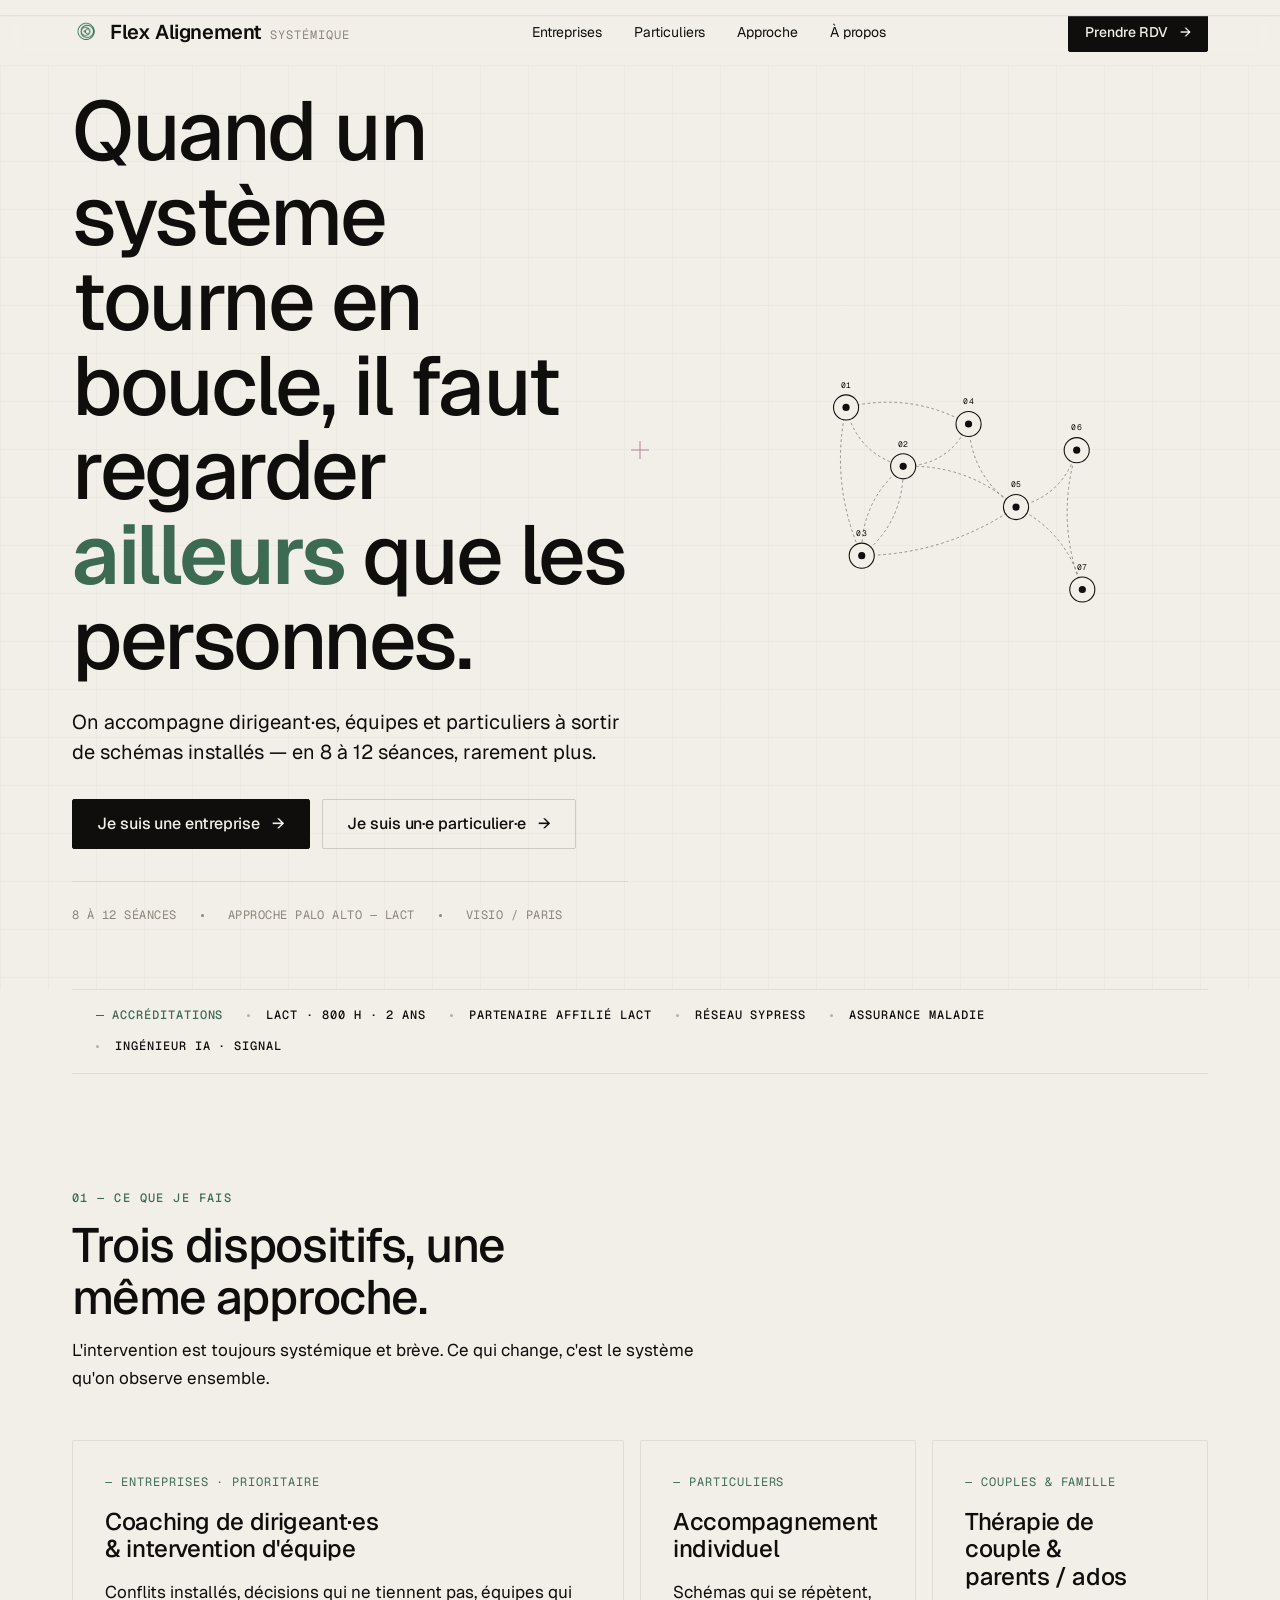
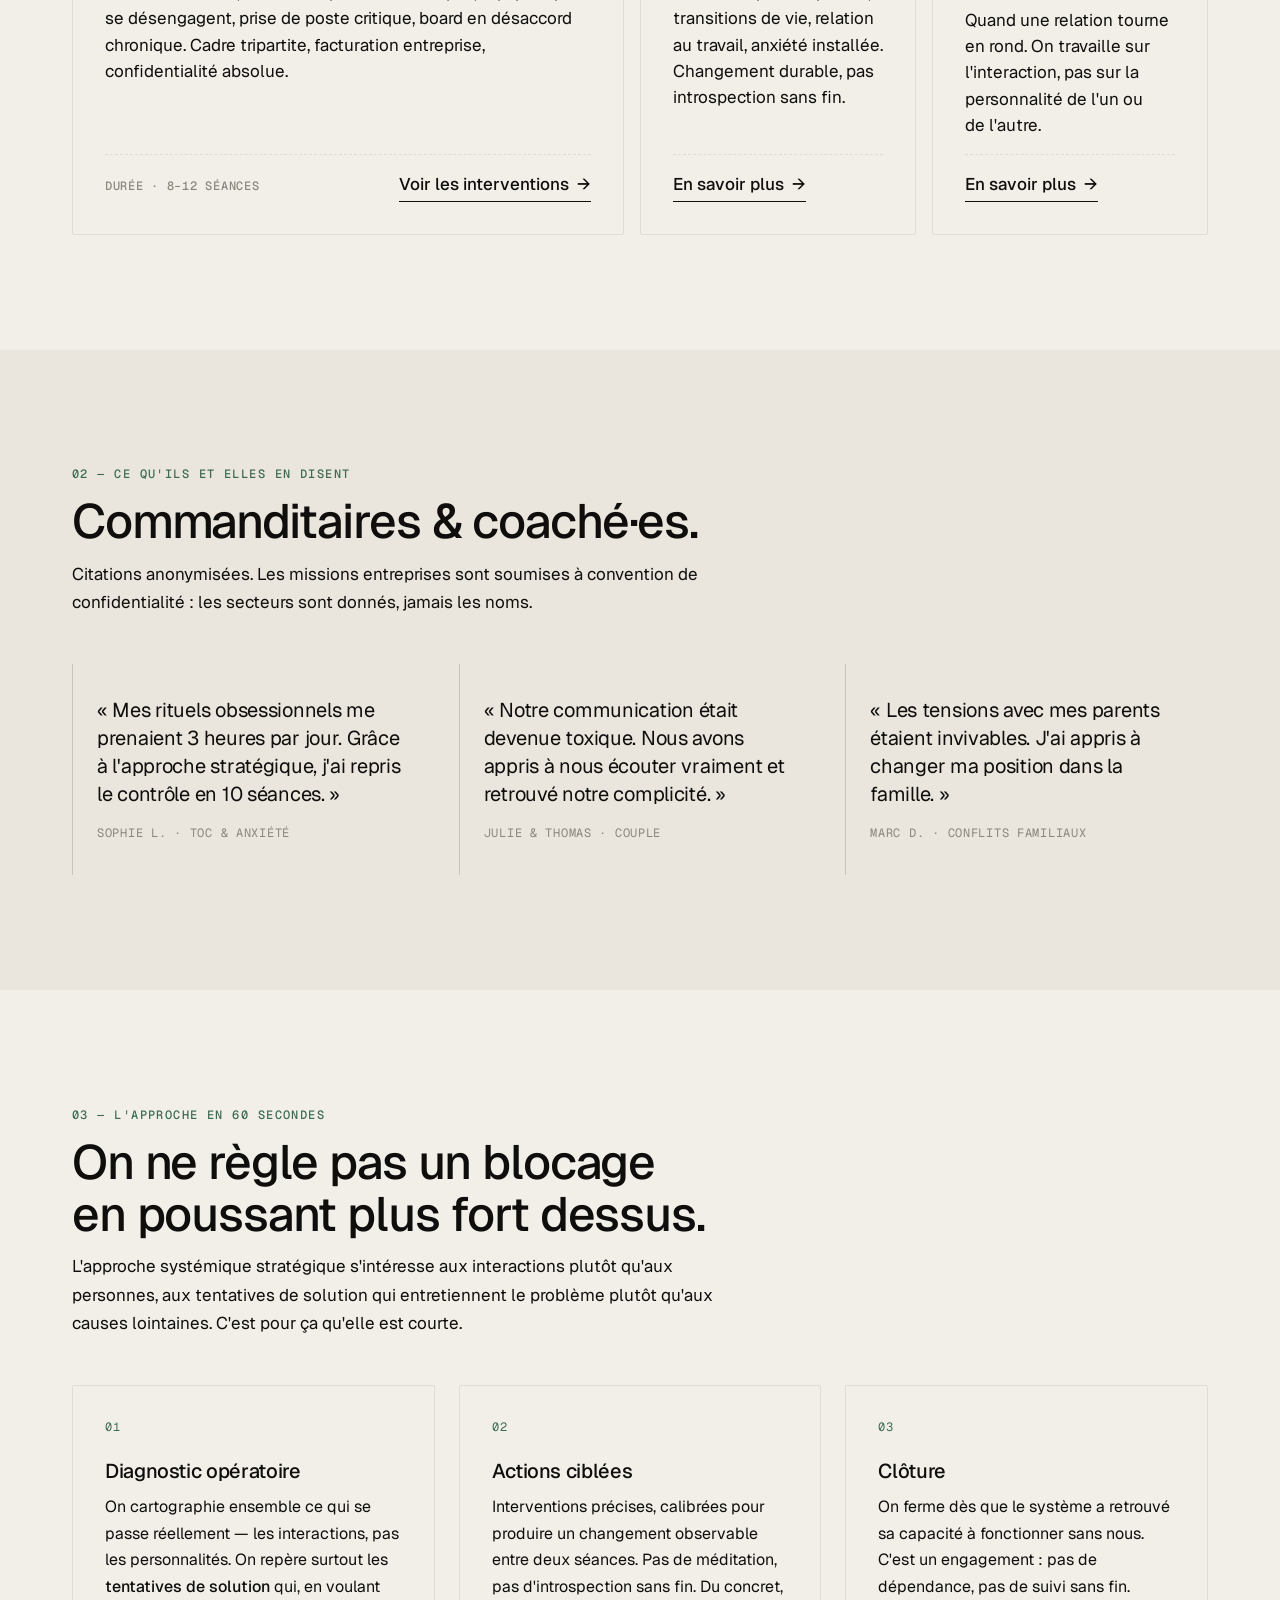
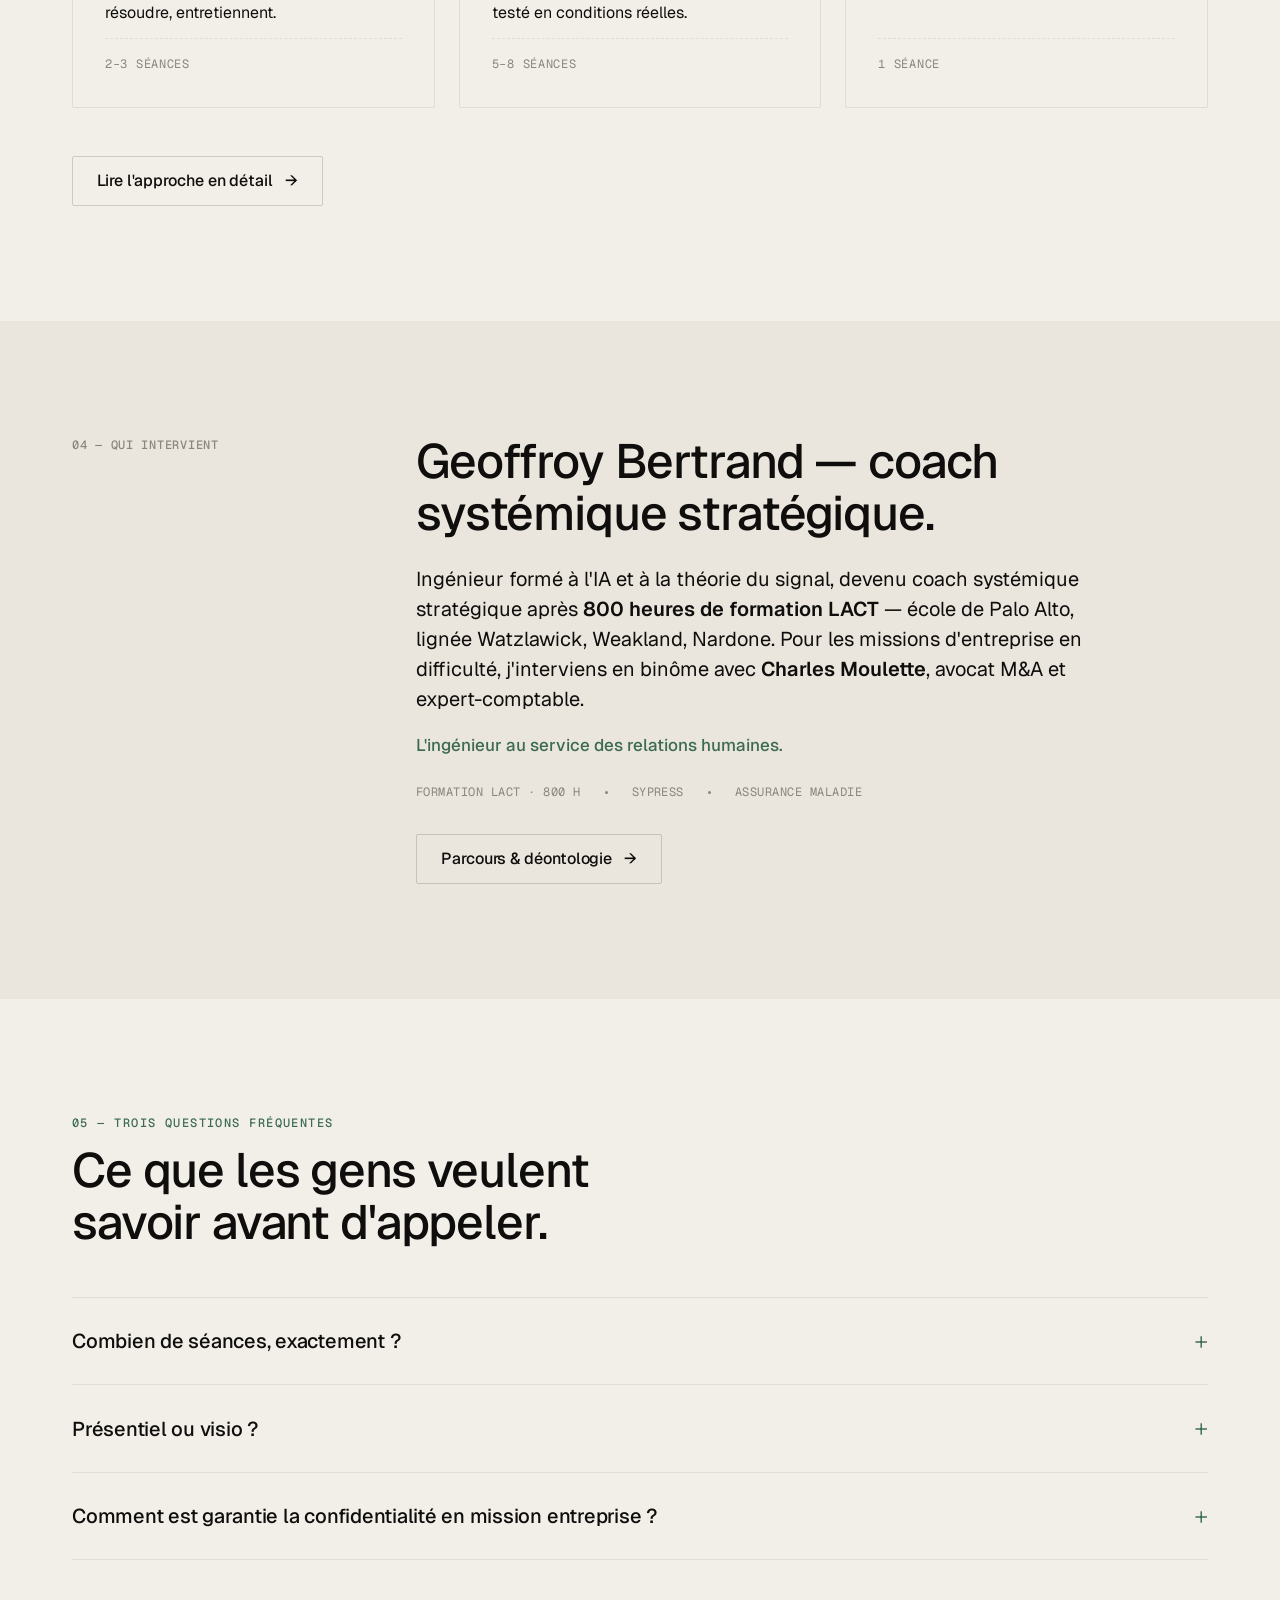
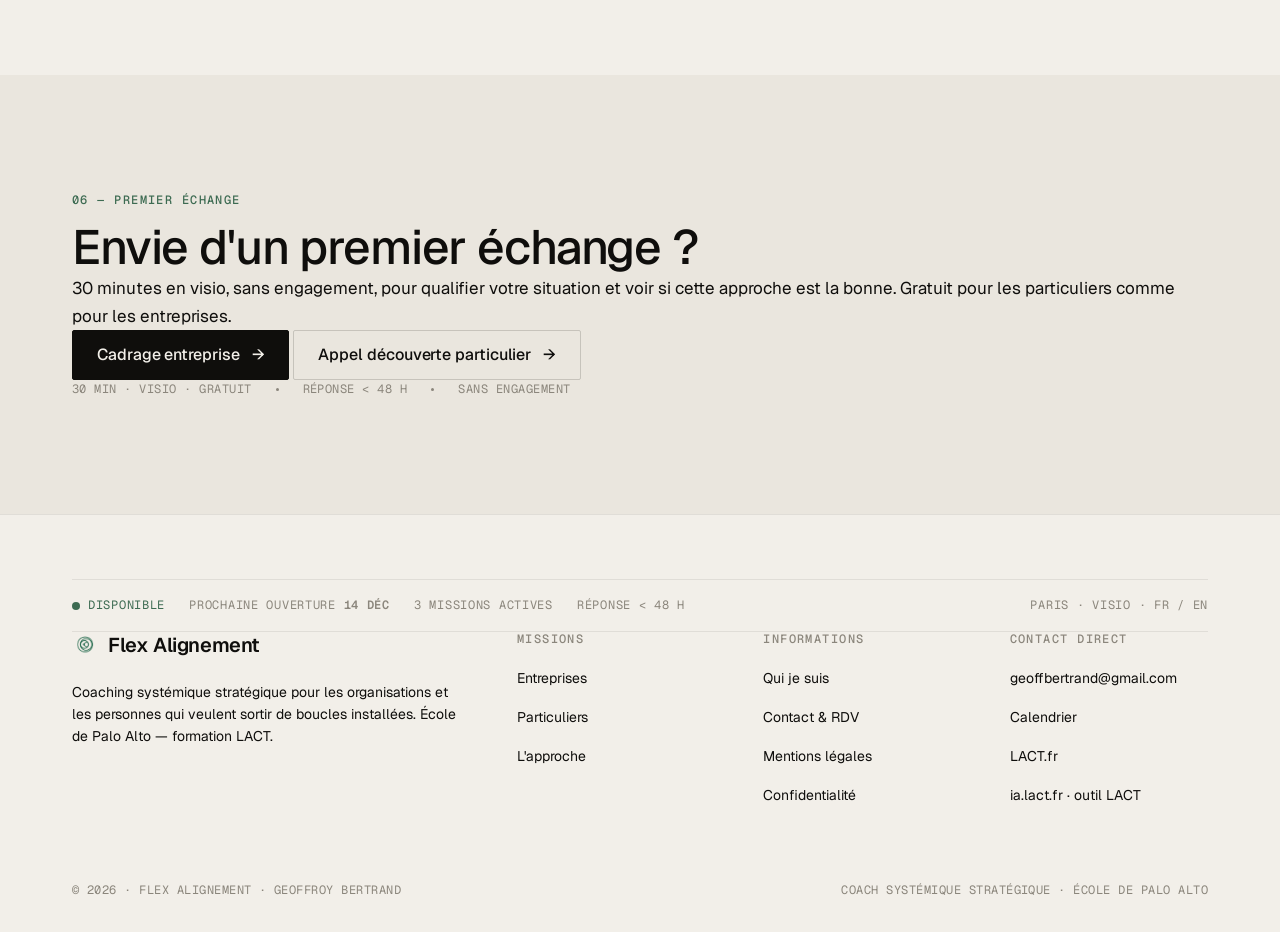
<file: index.html>
<!DOCTYPE html>
<html lang="fr">
<head>
  <meta charset="UTF-8">
  <meta name="viewport" content="width=device-width, initial-scale=1.0">
  <title>Flex Alignement — Coaching systémique stratégique · École de Palo Alto</title>
  <meta name="description" content="Coach systémique stratégique. Interventions pour dirigeant·es, équipes et particuliers qui veulent sortir de boucles installées. 8 à 12 séances, rarement plus. École de Palo Alto — formation LACT.">

  <meta property="og:type" content="website">
  <meta property="og:title" content="Flex Alignement — Coach systémique stratégique">
  <meta property="og:description" content="Quand un système tourne en boucle, il faut regarder ailleurs que les personnes. Interventions courtes et précises, héritage de l'école de Palo Alto.">
  <meta property="og:url" content="https://flexalignement.com/">
  <meta name="twitter:card" content="summary_large_image">

  <link rel="icon" type="image/png" href="images/Logo.png">
  <link rel="preconnect" href="https://fonts.googleapis.com">
  <link rel="preconnect" href="https://fonts.gstatic.com" crossorigin>
  <link rel="stylesheet" href="assets/css/main.css">

  <script type="application/ld+json">
  {
    "@context": "https://schema.org",
    "@type": "ProfessionalService",
    "name": "Flex Alignement",
    "description": "Coaching systémique stratégique pour organisations et particuliers. Approche de l'école de Palo Alto (LACT).",
    "provider": {
      "@type": "Person",
      "name": "Geoffroy Bertrand",
      "jobTitle": "Coach systémique stratégique",
      "url": "https://flexalignement.com/a-propos.html"
    },
    "url": "https://flexalignement.com/",
    "areaServed": "France",
    "priceRange": "€€"
  }
  </script>
</head>
<body>
  <a href="#main" class="skip-link">Aller au contenu</a>

  <header class="header" id="header">
    <nav class="nav" aria-label="Navigation principale">
      <a href="index.html" class="nav-brand" aria-label="Flex Alignement — accueil">
        <span class="nav-brand__logo" aria-hidden="true"><img src="images/Logo_Coach.gif" alt="" /></span>
        <span class="nav-brand__text">
          <span class="mark">Flex Alignement</span>
          <span class="sub">Systémique</span>
        </span>
      </a>
      <ul class="nav-links" role="list">
        <li><a href="entreprises.html">Entreprises</a></li>
        <li><a href="particuliers.html">Particuliers</a></li>
        <li><a href="approche.html">Approche</a></li>
        <li><a href="a-propos.html">À propos</a></li>
      </ul>
      <div class="nav-cta">
        <a href="contact.html" class="btn btn--primary btn--sm">Prendre RDV <span class="arrow" aria-hidden="true">→</span></a>
      </div>
      <button class="nav-toggle" aria-expanded="false" aria-controls="nav-mobile" aria-label="Menu">
        <svg viewBox="0 0 18 18" fill="none" aria-hidden="true">
          <line class="bar bar1" x1="2" y1="4" x2="16" y2="4" stroke="currentColor" stroke-width="1.5"/>
          <line class="bar bar2" x1="2" y1="9" x2="16" y2="9" stroke="currentColor" stroke-width="1.5"/>
          <line class="bar bar3" x1="2" y1="14" x2="16" y2="14" stroke="currentColor" stroke-width="1.5"/>
        </svg>
      </button>
    </nav>
    <div class="nav-mobile" id="nav-mobile" data-open="false">
      <ul role="list">
        <li><a href="entreprises.html">Entreprises</a></li>
        <li><a href="particuliers.html">Particuliers</a></li>
        <li><a href="approche.html">Approche</a></li>
        <li><a href="a-propos.html">À propos</a></li>
        <li><a href="contact.html">Contact</a></li>
      </ul>
      <a href="contact.html" class="btn btn--primary nav-cta-mobile">Prendre RDV <span class="arrow" aria-hidden="true">→</span></a>
    </div>
  </header>

  <main id="main">

    <!-- ============================================================
         HERO
         ============================================================ -->
    <section class="hero hero--top grid-bg" aria-labelledby="hero-title">
      <div class="container hero__inner">
        <div>
          <h1 id="hero-title" class="hero__title">
            Quand un système tourne en boucle, il faut regarder <span class="signal-word">ailleurs</span> que les personnes.
          </h1>
          <p class="hero__lede">
            On accompagne dirigeant·es, équipes et particuliers à sortir de schémas installés — en 8 à 12 séances, rarement plus.
          </p>
          <div class="hero__cta">
            <a href="entreprises.html" class="btn btn--primary">Je suis une entreprise <span class="arrow" aria-hidden="true">→</span></a>
            <a href="particuliers.html" class="btn btn--ghost">Je suis un·e particulier·e <span class="arrow" aria-hidden="true">→</span></a>
          </div>
          <div class="hero__meta">
            <div class="mono-line">
              <span>8 À 12 SÉANCES</span>
              <span class="dot" aria-hidden="true"></span>
              <span>APPROCHE PALO ALTO — LACT</span>
              <span class="dot" aria-hidden="true"></span>
              <span>VISIO / PARIS</span>
            </div>
          </div>
        </div>
        <div class="hero__diagram" data-hero-diagram aria-hidden="true"></div>
      </div>
    </section>

    <!-- ============================================================
         CREDS STRIP — accréditations
         ============================================================ -->
    <div class="container" style="padding-top: 0;">
      <div class="creds-strip reveal" aria-label="Accréditations professionnelles">
        <span class="creds-strip__label">Accréditations</span>
        <span class="creds-strip__item">LACT · 800 H · 2 ANS</span>
        <span class="creds-strip__item">PARTENAIRE AFFILIÉ LACT</span>
        <span class="creds-strip__item">RÉSEAU SYPRESS</span>
        <span class="creds-strip__item">ASSURANCE MALADIE</span>
        <span class="creds-strip__item">INGÉNIEUR IA · SIGNAL</span>
      </div>
    </div>

    <!-- ============================================================
         01 — CE QUE JE FAIS
         ============================================================ -->
    <section class="section" aria-labelledby="offer-title">
      <div class="container">
        <div class="section-head reveal">
          <span class="section-number">01 — CE QUE JE FAIS</span>
          <h2 id="offer-title">Trois dispositifs, une même approche.</h2>
          <p>L'intervention est toujours systémique et brève. Ce qui change, c'est le système qu'on observe ensemble.</p>
        </div>

        <div class="card-grid card-grid--featured reveal">
          <article class="card card--feature">
            <span class="card__number">— ENTREPRISES · PRIORITAIRE</span>
            <h3 class="card__title">Coaching de dirigeant·es &amp; intervention d'équipe</h3>
            <p class="card__text">Conflits installés, décisions qui ne tiennent pas, équipes qui se désengagent, prise de poste critique, board en désaccord chronique. Cadre tripartite, facturation entreprise, confidentialité absolue.</p>
            <div class="card__foot">
              <span class="mono">DURÉE · 8–12 SÉANCES</span>
              <a href="entreprises.html" class="link-arrow">Voir les interventions <span class="arrow" aria-hidden="true">→</span></a>
            </div>
          </article>

          <article class="card">
            <span class="card__number">— PARTICULIERS</span>
            <h3 class="card__title">Accompagnement individuel</h3>
            <p class="card__text">Schémas qui se répètent, transitions de vie, relation au travail, anxiété installée. Changement durable, pas introspection sans fin.</p>
            <div class="card__foot">
              <a href="particuliers.html#individuel" class="link-arrow">En savoir plus <span class="arrow" aria-hidden="true">→</span></a>
            </div>
          </article>

          <article class="card">
            <span class="card__number">— COUPLES &amp; FAMILLE</span>
            <h3 class="card__title">Thérapie de couple &amp; parents / ados</h3>
            <p class="card__text">Quand une relation tourne en rond. On travaille sur l'interaction, pas sur la personnalité de l'un ou de l'autre.</p>
            <div class="card__foot">
              <a href="particuliers.html#couple" class="link-arrow">En savoir plus <span class="arrow" aria-hidden="true">→</span></a>
            </div>
          </article>
        </div>
      </div>
    </section>

    <!-- ============================================================
         02 — PREUVES / VERBATIMS
         ============================================================ -->
    <section class="section section--alt" aria-labelledby="trust-title">
      <div class="container">
        <div class="section-head reveal">
          <span class="section-number">02 — CE QU'ILS ET ELLES EN DISENT</span>
          <h2 id="trust-title">Commanditaires &amp; coaché·es.</h2>
          <p>Citations anonymisées. Les missions entreprises sont soumises à convention de confidentialité : les secteurs sont donnés, jamais les noms.</p>
        </div>

        <div class="verbatim-grid reveal">
          <figure class="verbatim">
            <q>Mes rituels obsessionnels me prenaient 3&nbsp;heures par jour. Grâce à l'approche stratégique, j'ai repris le contrôle en 10 séances.</q>
            <figcaption class="who">SOPHIE L. · TOC &amp; ANXIÉTÉ</figcaption>
          </figure>
          <figure class="verbatim">
            <q>Notre communication était devenue toxique. Nous avons appris à nous écouter vraiment et retrouvé notre complicité.</q>
            <figcaption class="who">JULIE &amp; THOMAS · COUPLE</figcaption>
          </figure>
          <figure class="verbatim">
            <q>Les tensions avec mes parents étaient invivables. J'ai appris à changer ma position dans la famille.</q>
            <figcaption class="who">MARC D. · CONFLITS FAMILIAUX</figcaption>
          </figure>
        </div>
      </div>
    </section>

    <!-- ============================================================
         03 — L'APPROCHE EN 60S
         ============================================================ -->
    <section class="section" aria-labelledby="approach-title">
      <div class="container">
        <div class="section-head reveal">
          <span class="section-number">03 — L'APPROCHE EN 60 SECONDES</span>
          <h2 id="approach-title">On ne règle pas un blocage en poussant plus fort dessus.</h2>
          <p>L'approche systémique stratégique s'intéresse aux interactions plutôt qu'aux personnes, aux tentatives de solution qui entretiennent le problème plutôt qu'aux causes lointaines. C'est pour ça qu'elle est courte.</p>
        </div>

        <div class="process reveal">
          <article class="process__step">
            <h3>Diagnostic opératoire</h3>
            <p>On cartographie ensemble ce qui se passe réellement — les interactions, pas les personnalités. On repère surtout les <em>tentatives de solution</em> qui, en voulant résoudre, entretiennent.</p>
            <span class="meta">2–3 SÉANCES</span>
          </article>
          <article class="process__step">
            <h3>Actions ciblées</h3>
            <p>Interventions précises, calibrées pour produire un changement observable entre deux séances. Pas de méditation, pas d'introspection sans fin. Du concret, testé en conditions réelles.</p>
            <span class="meta">5–8 SÉANCES</span>
          </article>
          <article class="process__step">
            <h3>Clôture</h3>
            <p>On ferme dès que le système a retrouvé sa capacité à fonctionner sans nous. C'est un engagement : pas de dépendance, pas de suivi sans fin.</p>
            <span class="meta">1 SÉANCE</span>
          </article>
        </div>

        <div class="reveal" style="margin-top: var(--sp-7); display: flex; gap: var(--sp-3); flex-wrap: wrap;">
          <a href="approche.html" class="btn btn--ghost">Lire l'approche en détail <span class="arrow" aria-hidden="true">→</span></a>
        </div>
      </div>
    </section>

    <!-- ============================================================
         04 — PORTRAIT COURT
         ============================================================ -->
    <section class="section section--alt" aria-labelledby="bio-title">
      <div class="container">
        <div class="split reveal">
          <aside class="split-aside">
            <span class="mono">04 — QUI INTERVIENT</span>
          </aside>
          <div>
            <h2 id="bio-title" style="margin-bottom: var(--sp-5);">Geoffroy Bertrand — coach systémique stratégique.</h2>
            <p style="font-size: var(--fs-lg); line-height: 1.5; max-width: 56ch; margin-bottom: var(--sp-4);">
              Ingénieur formé à l'IA et à la théorie du signal, devenu coach systémique stratégique après <strong>800 heures de formation LACT</strong> — école de Palo Alto, lignée Watzlawick, Weakland, Nardone. Pour les missions d'entreprise en difficulté, j'interviens en binôme avec <strong>Charles Moulette</strong>, avocat M&amp;A et expert-comptable.
            </p>
            <p style="color: var(--c-signal); font-weight: 500; margin-bottom: var(--sp-5);">L'ingénieur au service des relations humaines.</p>
            <div class="mono-line" style="margin-top: var(--sp-5); margin-bottom: var(--sp-6);">
              <span>FORMATION LACT · 800 H</span>
              <span class="dot" aria-hidden="true"></span>
              <span>SYPRESS</span>
              <span class="dot" aria-hidden="true"></span>
              <span>ASSURANCE MALADIE</span>
            </div>
            <a href="a-propos.html" class="btn btn--ghost">Parcours &amp; déontologie <span class="arrow" aria-hidden="true">→</span></a>
          </div>
        </div>
      </div>
    </section>

    <!-- ============================================================
         05 — FAQ CONDENSÉE
         ============================================================ -->
    <section class="section" aria-labelledby="faq-title">
      <div class="container">
        <div class="section-head reveal">
          <span class="section-number">05 — TROIS QUESTIONS FRÉQUENTES</span>
          <h2 id="faq-title">Ce que les gens veulent savoir avant d'appeler.</h2>
        </div>

        <ul class="faq reveal" role="list">
          <li>
            <details>
              <summary>Combien de séances, exactement ?</summary>
              <p>Pour la majorité des missions, 8 à 12 séances. Certaines situations très ciblées (préparation d'une prise de poste par exemple) se règlent en 5 à 7. Les missions qui dureraient plus de 15 séances sont rares — et, le cas échéant, on en reparle ensemble à mi-parcours.</p>
            </details>
          </li>
          <li>
            <details>
              <summary>Présentiel ou visio ?</summary>
              <p>Les deux fonctionnent très bien. Visio par défaut (plus souple, pas moins efficace dans cette approche). Présentiel à Paris pour les missions qui le justifient, notamment les interventions d'équipe.</p>
            </details>
          </li>
          <li>
            <details>
              <summary>Comment est garantie la confidentialité en mission entreprise ?</summary>
              <p>Par convention écrite tripartite signée avant toute séance. Le contenu des séances n'est jamais remonté au commanditaire. Un point d'étape formel est organisé à mi-parcours, uniquement sur les indicateurs convenus — jamais sur les confidences. Détails complets sur <a href="entreprises.html#cadre-title" class="link-arrow" style="display:inline;">la page Entreprises</a>.</p>
            </details>
          </li>
        </ul>
      </div>
    </section>

    <!-- ============================================================
         06 — CTA FINAL
         ============================================================ -->
    <section class="section section--alt" aria-labelledby="final-cta">
      <div class="container">
        <div class="cta-block reveal">
          <span class="section-number">06 — PREMIER ÉCHANGE</span>
          <h2 id="final-cta">Envie d'un premier échange ?</h2>
          <p>30 minutes en visio, sans engagement, pour qualifier votre situation et voir si cette approche est la bonne. Gratuit pour les particuliers comme pour les entreprises.</p>
          <div class="cta-actions">
            <a href="contact.html#entreprise" class="btn btn--primary">Cadrage entreprise <span class="arrow" aria-hidden="true">→</span></a>
            <a href="contact.html#particulier" class="btn btn--ghost">Appel découverte particulier <span class="arrow" aria-hidden="true">→</span></a>
          </div>
          <div class="mono-line cta-meta">
            <span>30 MIN · VISIO · GRATUIT</span>
            <span class="dot" aria-hidden="true"></span>
            <span>RÉPONSE &lt; 48 H</span>
            <span class="dot" aria-hidden="true"></span>
            <span>SANS ENGAGEMENT</span>
          </div>
        </div>
      </div>
    </section>

  </main>

  <footer class="footer">
    <div class="container">
      <div class="statusbar" role="status" aria-live="polite">
        <span class="status-dot">DISPONIBLE</span>
        <span>PROCHAINE OUVERTURE <strong data-status-next>—</strong></span>
        <span>3 MISSIONS ACTIVES</span>
        <span>RÉPONSE &lt; 48 H</span>
        <span style="margin-left: auto;">PARIS · VISIO · FR / EN</span>
      </div>

      <div class="footer-grid">
        <div class="footer-brand">
          <div class="brand-block">
            <span class="brand-inline"><img src="images/Logo_Coach.gif" alt="" /><span class="mark">Flex Alignement</span></span>
          </div>
          <p>Coaching systémique stratégique pour les organisations et les personnes qui veulent sortir de boucles installées. École de Palo Alto — formation LACT.</p>
        </div>
        <div>
          <h4>Missions</h4>
          <ul>
            <li><a href="entreprises.html">Entreprises</a></li>
            <li><a href="particuliers.html">Particuliers</a></li>
            <li><a href="approche.html">L'approche</a></li>
          </ul>
        </div>
        <div>
          <h4>Informations</h4>
          <ul>
            <li><a href="a-propos.html">Qui je suis</a></li>
            <li><a href="contact.html">Contact &amp; RDV</a></li>
            <li><a href="mentions-legales.html">Mentions légales</a></li>
            <li><a href="politique-confidentialite.html">Confidentialité</a></li>
          </ul>
        </div>
        <div>
          <h4>Contact direct</h4>
          <ul>
            <li><a href="mailto:geoffbertrand@gmail.com">geoffbertrand@gmail.com</a></li>
            <li><a href="https://calendly.com/geoffbertrand/cadrage-30-min-entreprise" target="_blank" rel="noopener">Calendrier</a></li>
            <li><a href="https://lact.fr/" target="_blank" rel="noopener">LACT.fr</a></li>
            <li><a href="https://ia.lact.fr/" target="_blank" rel="noopener">ia.lact.fr · outil LACT</a></li>
          </ul>
        </div>
      </div>

      <div class="footer-bottom">
        <span>© <span data-year>2026</span> · FLEX ALIGNEMENT · GEOFFROY BERTRAND</span>
        <span>COACH SYSTÉMIQUE STRATÉGIQUE · ÉCOLE DE PALO ALTO</span>
      </div>
    </div>
  </footer>

  <script src="assets/js/main.js"></script>
  <script src="assets/js/diagrams.js"></script>
</body>
</html>
</file>
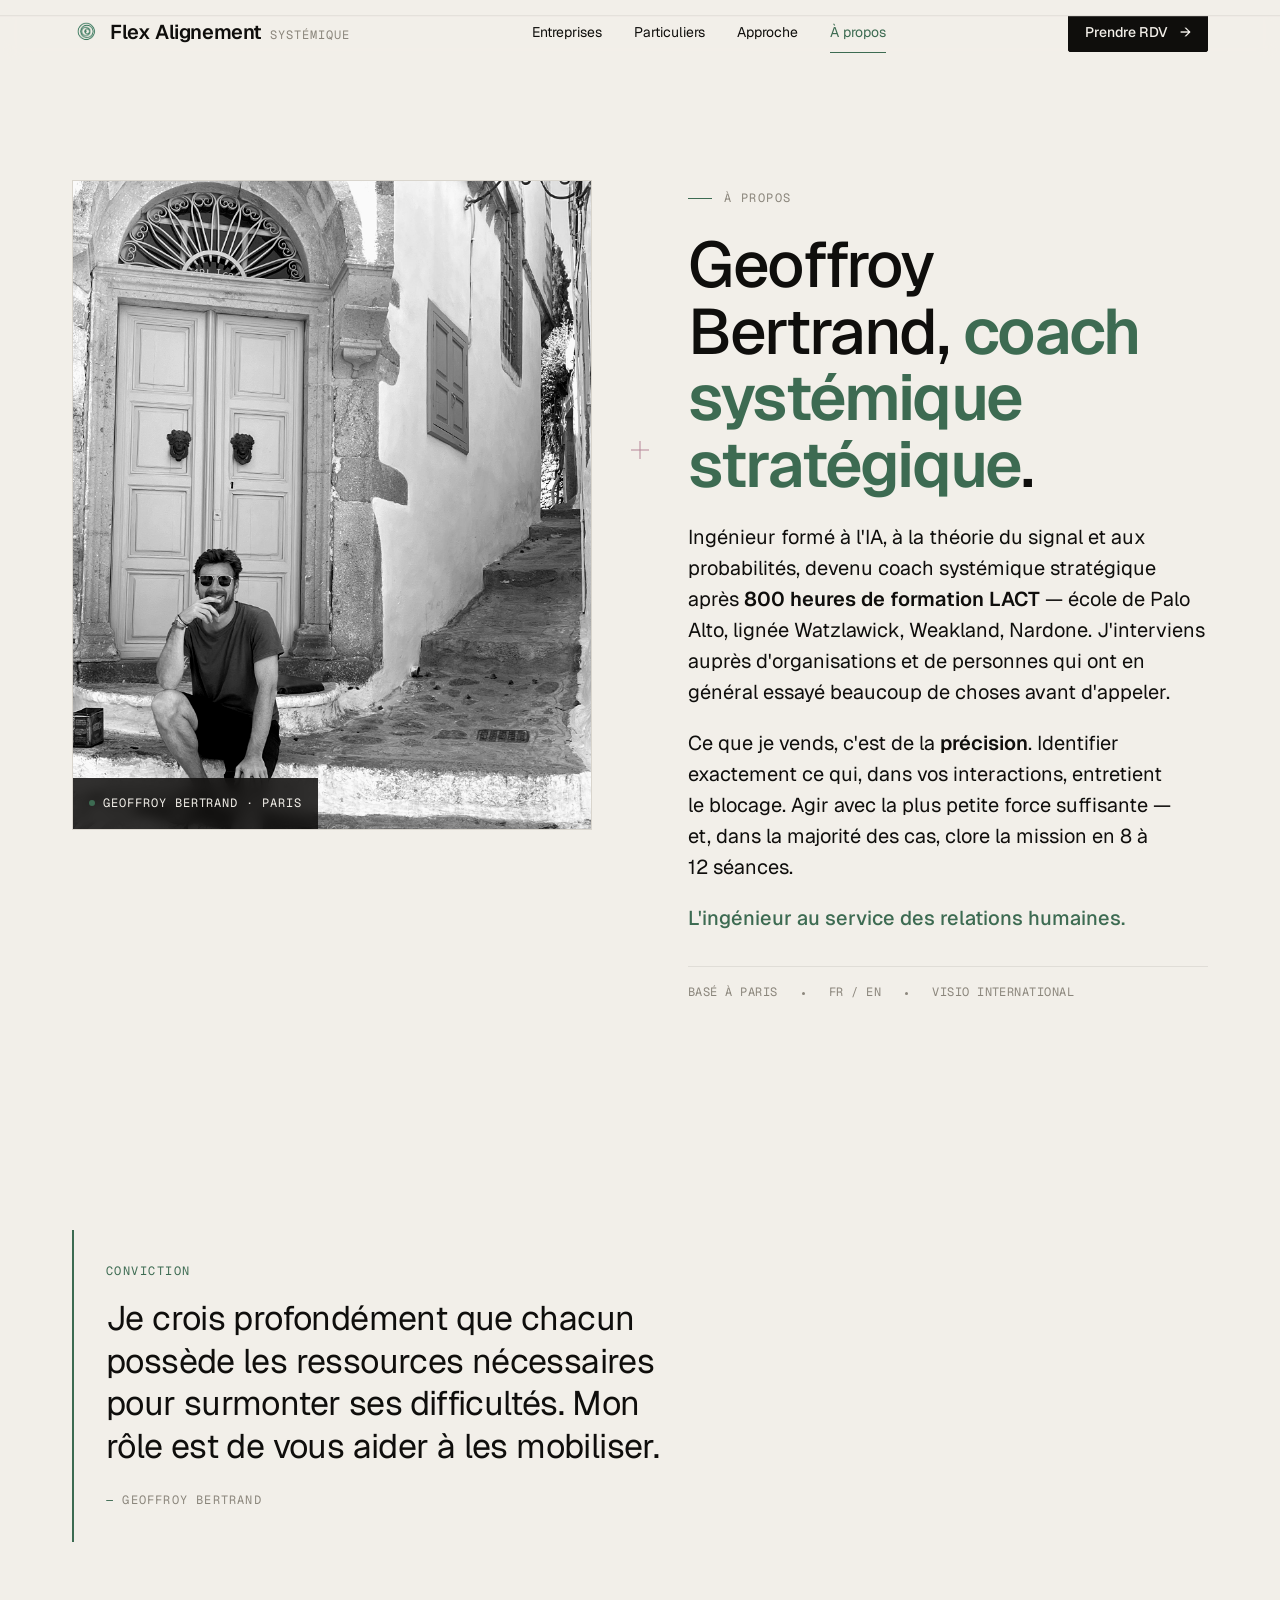
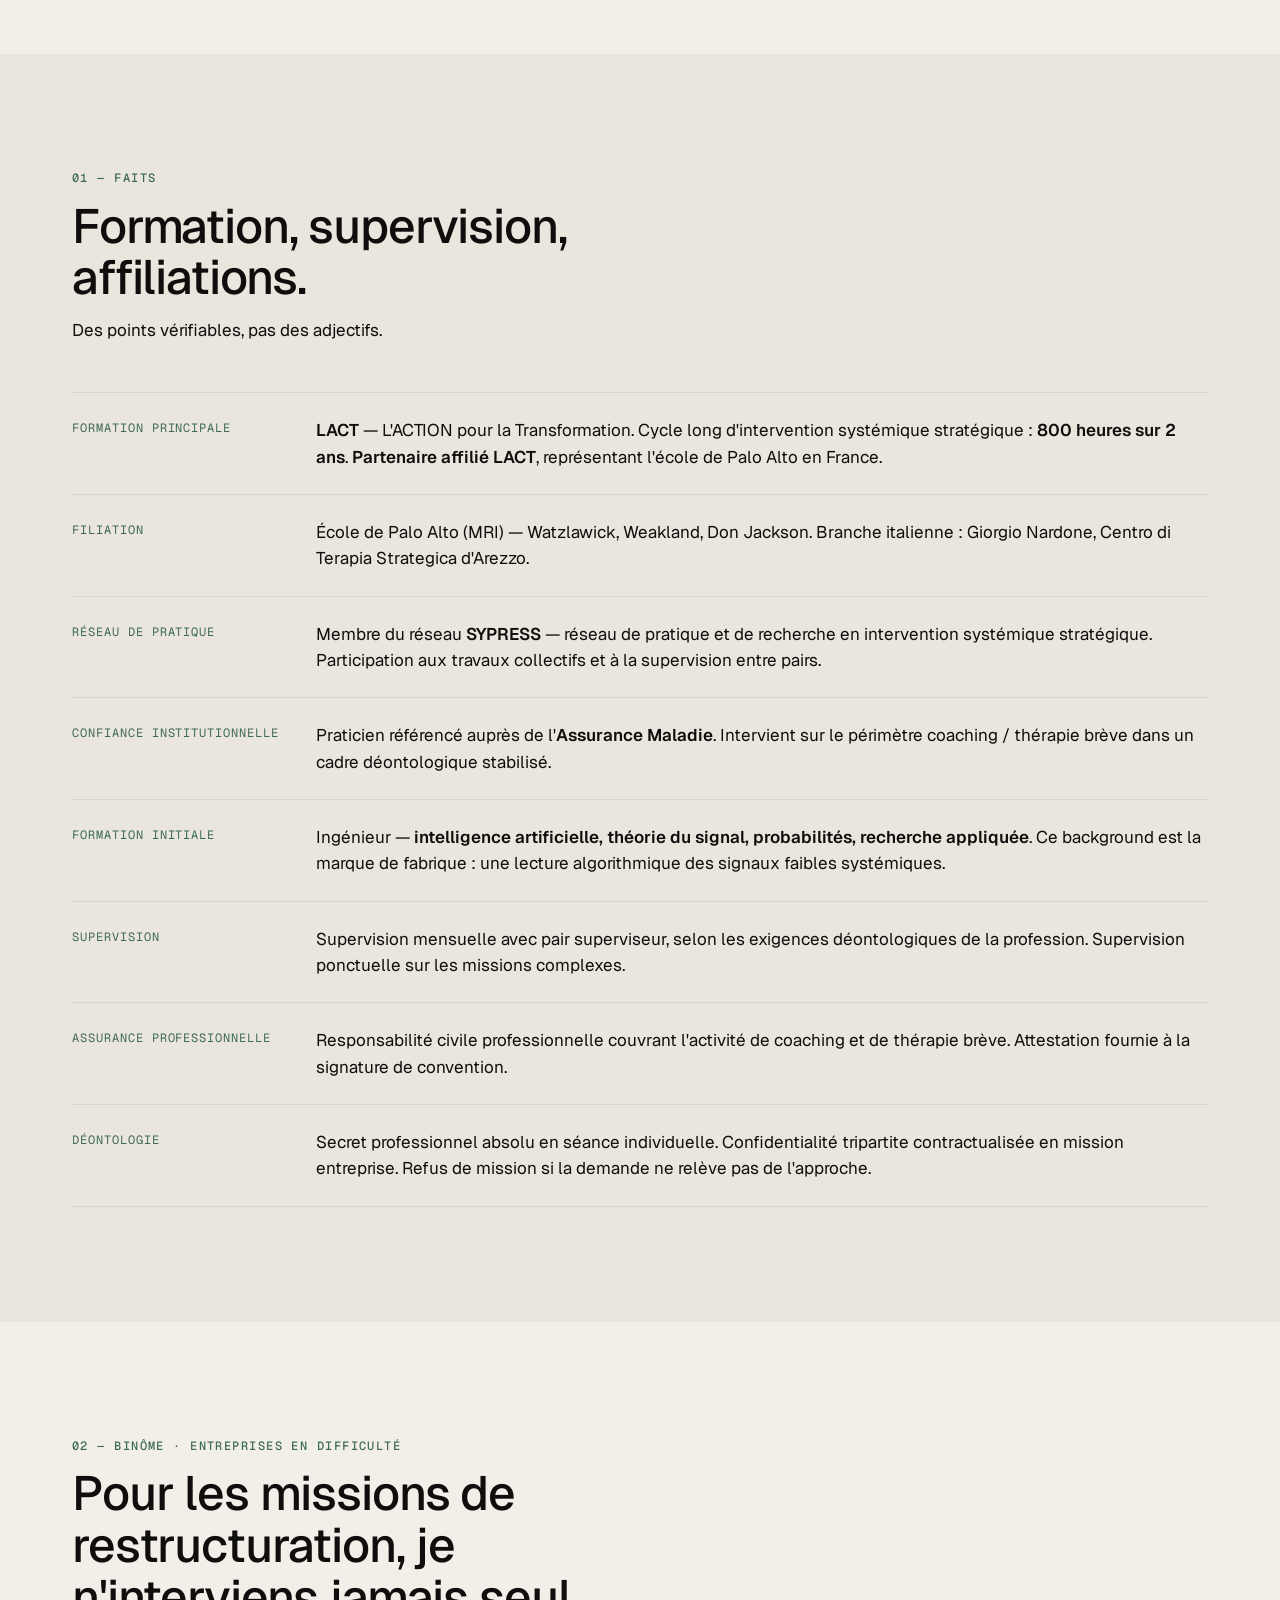
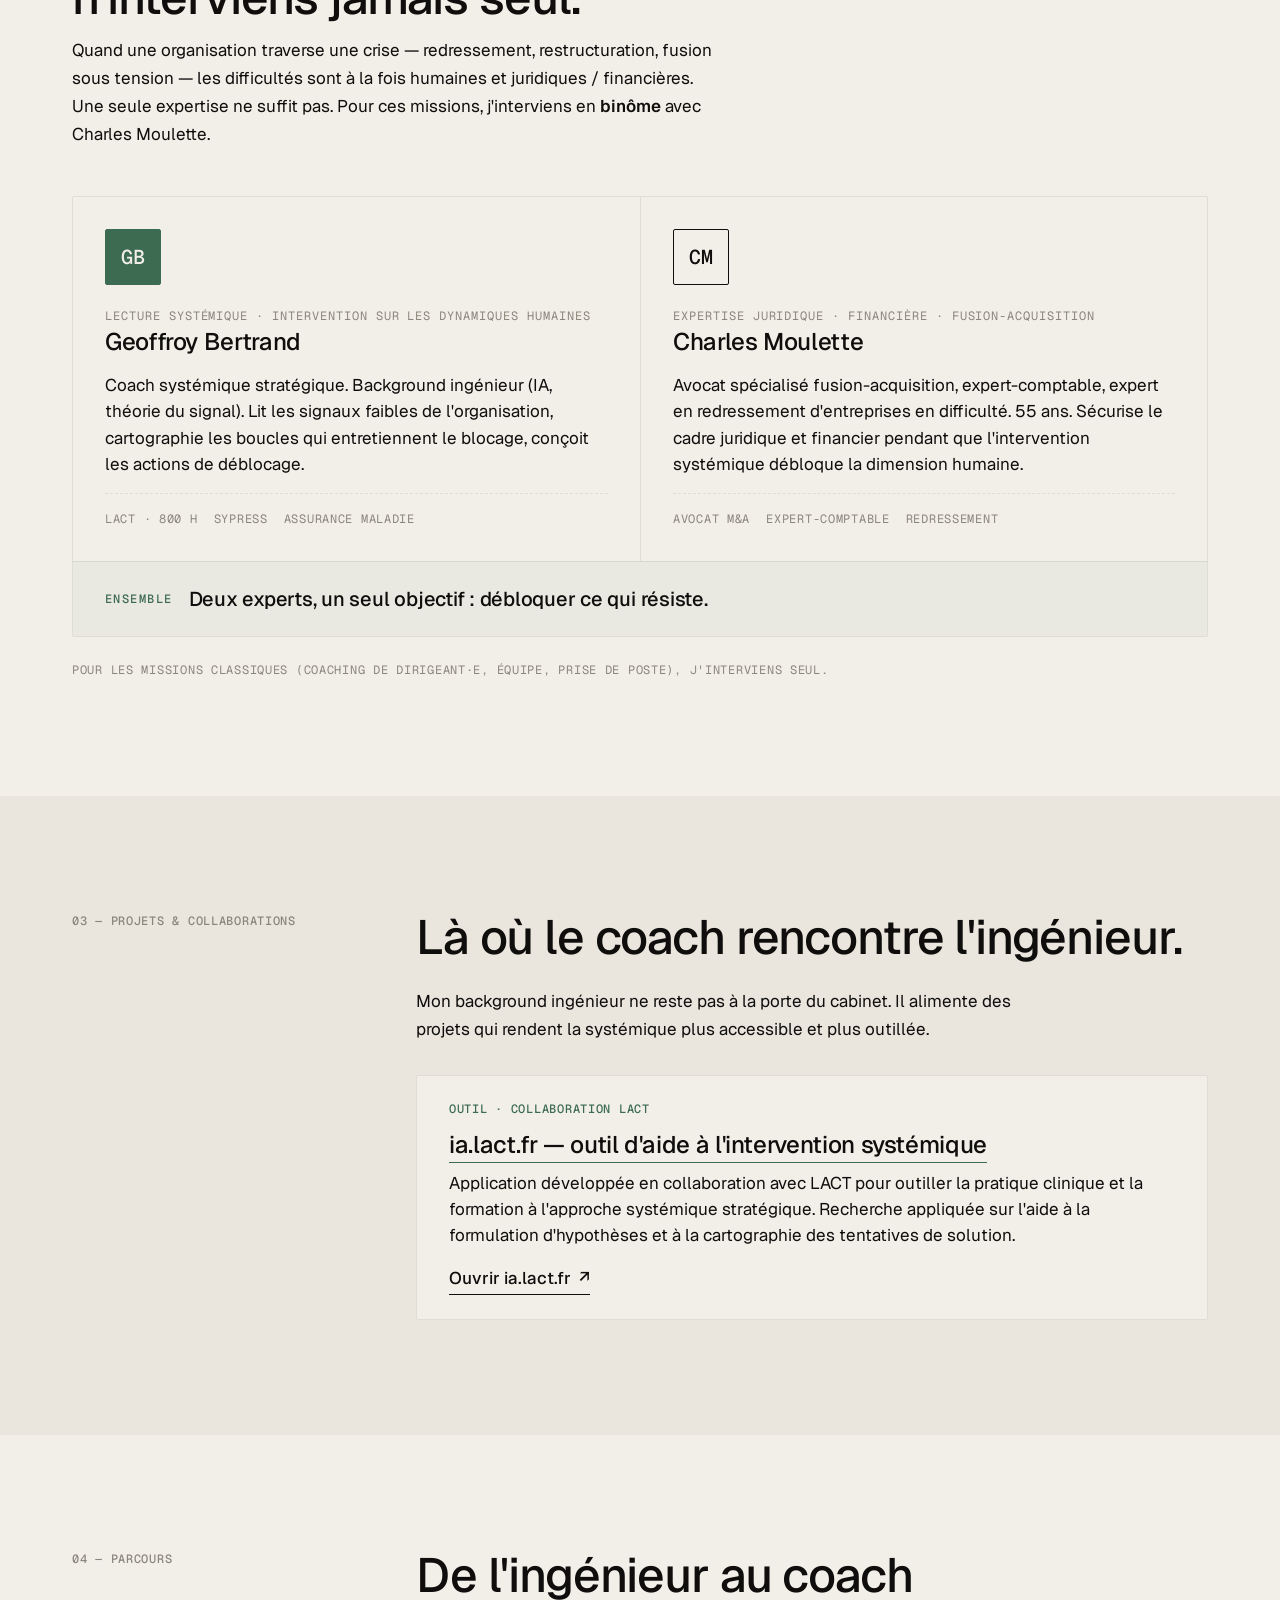
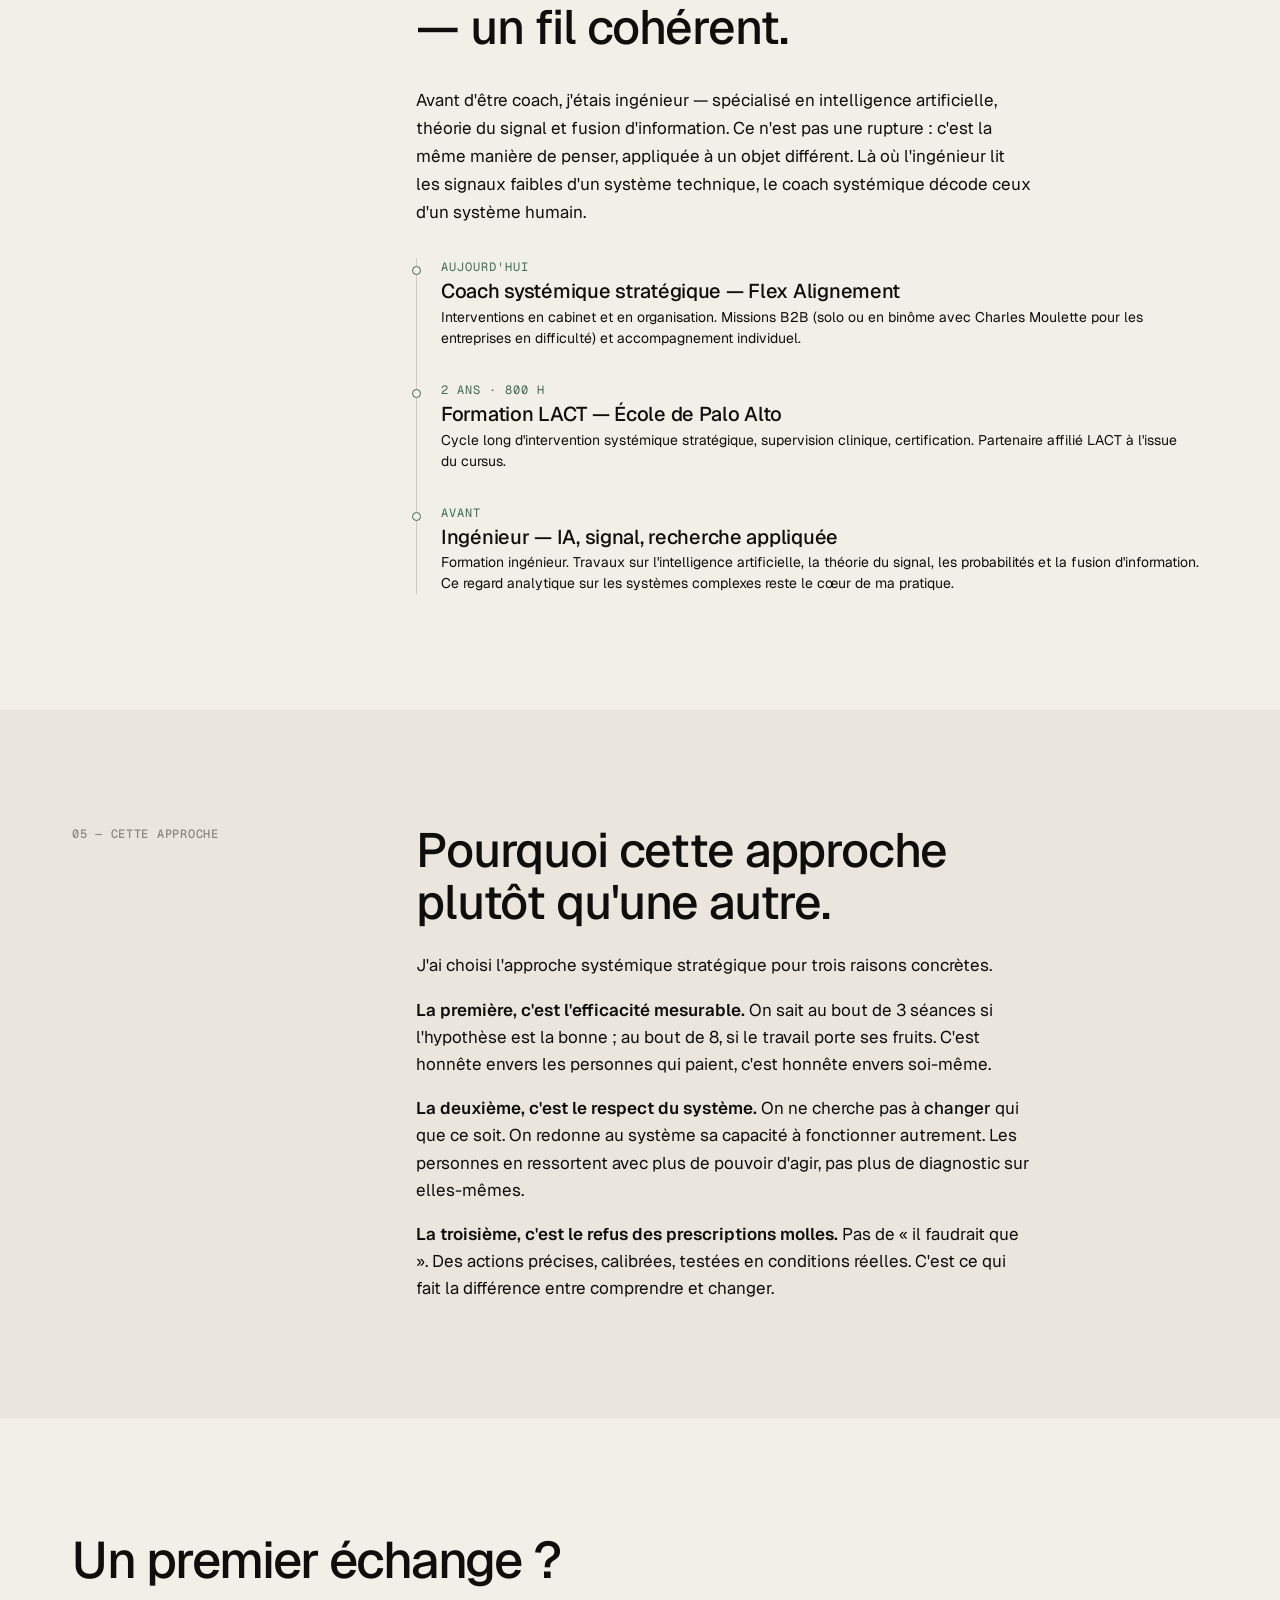
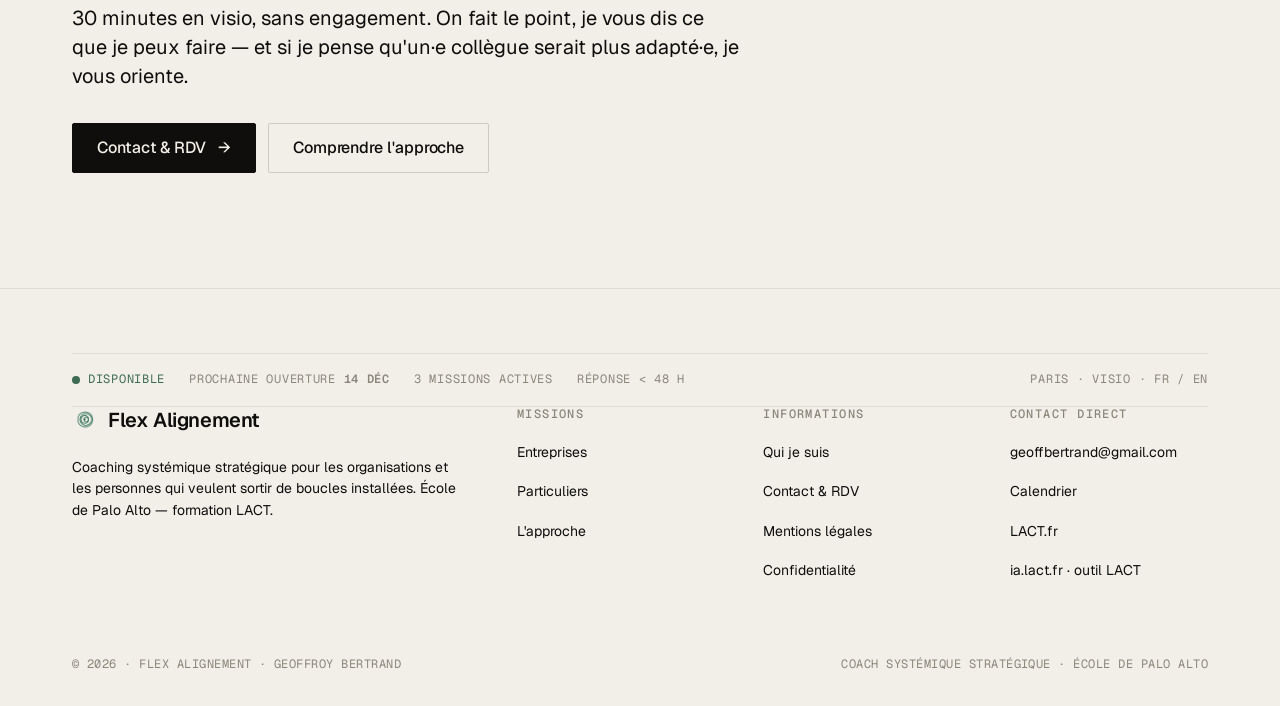
<file: a-propos.html>
<!DOCTYPE html>
<html lang="fr">
<head>
  <meta charset="UTF-8">
  <meta name="viewport" content="width=device-width, initial-scale=1.0">
  <title>Geoffroy Bertrand — Coach systémique stratégique · Flex Alignement</title>
  <meta name="description" content="Parcours, formation LACT, déontologie. Qui intervient, avec quel cadre, selon quelle éthique. Coach systémique stratégique, école de Palo Alto.">
  <meta property="og:title" content="Geoffroy Bertrand — Coach systémique stratégique">
  <meta property="og:description" content="Parcours, formation LACT, déontologie.">
  <meta property="og:url" content="https://flexalignement.com/a-propos.html">
  <link rel="icon" type="image/png" href="images/Logo.png">
  <link rel="preconnect" href="https://fonts.googleapis.com">
  <link rel="preconnect" href="https://fonts.gstatic.com" crossorigin>
  <link rel="stylesheet" href="assets/css/main.css">

  <script type="application/ld+json">
  {
    "@context": "https://schema.org",
    "@type": "Person",
    "name": "Geoffroy Bertrand",
    "jobTitle": "Coach systémique stratégique",
    "email": "geoffbertrand@gmail.com",
    "url": "https://flexalignement.com/a-propos.html",
    "worksFor": { "@type": "Organization", "name": "Flex Alignement" },
    "alumniOf": "LACT — École de Palo Alto"
  }
  </script>

  <style>
    .portrait {
      position: relative;
      aspect-ratio: 4 / 5;
      width: 100%;
      max-width: 560px;
      overflow: hidden;
      background: var(--c-paper-2);
      border: 1px solid var(--c-line);
    }
    .portrait img {
      width: 100%;
      height: 100%;
      object-fit: cover;
      object-position: center top;
      filter: grayscale(1) contrast(1.12) brightness(0.98);
      transition: filter var(--dur-slow) var(--ease);
    }
    .portrait:hover img { filter: grayscale(1) contrast(1.18) brightness(1); }
    .portrait__meta {
      position: absolute;
      left: 0; bottom: 0;
      padding: var(--sp-4) var(--sp-4);
      background: color-mix(in srgb, var(--c-ink) 85%, transparent);
      backdrop-filter: blur(6px);
      color: var(--c-paper);
      font-family: var(--f-mono);
      font-size: var(--fs-xs);
      letter-spacing: 0.08em;
      text-transform: uppercase;
    }
    .portrait__meta .dot { display: inline-block; width: 6px; height: 6px; background: var(--c-signal); border-radius: 50%; margin-right: var(--sp-2); transform: translateY(-1px); }

    .bio-intro {
      display: grid;
      gap: var(--sp-8);
      grid-template-columns: 1fr;
      align-items: start;
    }
    @media (min-width: 960px) {
      .bio-intro { grid-template-columns: minmax(0, 1fr) minmax(0, 1fr); gap: var(--sp-9); }
    }
    .bio-text h1 {
      font-size: clamp(2.5rem, 5vw, 4rem);
      letter-spacing: -0.028em;
      line-height: 1.04;
      margin-bottom: var(--sp-5);
    }
    .bio-text p { font-size: var(--fs-lg); line-height: 1.55; margin-bottom: var(--sp-4); max-width: 56ch; }

    .facts {
      display: grid;
      gap: 0;
      border-top: 1px solid var(--c-line);
    }
    .fact {
      display: grid;
      grid-template-columns: 1fr;
      gap: var(--sp-2);
      padding: var(--sp-5) 0;
      border-bottom: 1px solid var(--c-line);
    }
    @media (min-width: 700px) { .fact { grid-template-columns: 220px 1fr; gap: var(--sp-5); } }
    .fact dt {
      font-family: var(--f-mono);
      font-size: var(--fs-xs);
      letter-spacing: 0.08em;
      text-transform: uppercase;
      color: var(--c-signal);
      padding-top: 2px;
    }
    .fact dd {
      font-size: var(--fs-md);
      line-height: 1.55;
    }

    .timeline { border-left: 1px solid var(--c-line-hi); padding-left: var(--sp-5); display: grid; gap: var(--sp-6); }
    .timeline__item { position: relative; }
    .timeline__item::before {
      content: "";
      position: absolute;
      left: calc(-1 * var(--sp-5) - 5px);
      top: 8px;
      width: 9px; height: 9px;
      background: var(--c-paper);
      border: 1.5px solid var(--c-signal);
      border-radius: 50%;
    }
    .timeline__year {
      font-family: var(--f-mono);
      font-size: var(--fs-xs);
      letter-spacing: 0.08em;
      color: var(--c-signal);
      margin-bottom: var(--sp-1);
    }
    .timeline__title { font-size: var(--fs-lg); font-weight: 500; letter-spacing: -0.014em; margin-bottom: var(--sp-1); }
    .timeline__desc { font-size: var(--fs-sm); color: var(--c-ink); line-height: 1.5; }
  </style>
</head>
<body>
  <a href="#main" class="skip-link">Aller au contenu</a>

  <header class="header" id="header">
    <nav class="nav" aria-label="Navigation principale">
      <a href="index.html" class="nav-brand" aria-label="Flex Alignement — accueil">
        <span class="nav-brand__logo" aria-hidden="true"><img src="images/Logo_Coach.gif" alt="" /></span>
        <span class="nav-brand__text">
          <span class="mark">Flex Alignement</span>
          <span class="sub">Systémique</span>
        </span>
      </a>
      <ul class="nav-links" role="list">
        <li><a href="entreprises.html">Entreprises</a></li>
        <li><a href="particuliers.html">Particuliers</a></li>
        <li><a href="approche.html">Approche</a></li>
        <li><a href="a-propos.html">À propos</a></li>
      </ul>
      <div class="nav-cta">
        <a href="contact.html" class="btn btn--primary btn--sm">Prendre RDV <span class="arrow" aria-hidden="true">→</span></a>
      </div>
      <button class="nav-toggle" aria-expanded="false" aria-controls="nav-mobile" aria-label="Menu">
        <svg viewBox="0 0 18 18" fill="none" aria-hidden="true">
          <line class="bar bar1" x1="2" y1="4" x2="16" y2="4" stroke="currentColor" stroke-width="1.5"/>
          <line class="bar bar2" x1="2" y1="9" x2="16" y2="9" stroke="currentColor" stroke-width="1.5"/>
          <line class="bar bar3" x1="2" y1="14" x2="16" y2="14" stroke="currentColor" stroke-width="1.5"/>
        </svg>
      </button>
    </nav>
    <div class="nav-mobile" id="nav-mobile" data-open="false">
      <ul role="list">
        <li><a href="entreprises.html">Entreprises</a></li>
        <li><a href="particuliers.html">Particuliers</a></li>
        <li><a href="approche.html">Approche</a></li>
        <li><a href="a-propos.html">À propos</a></li>
        <li><a href="contact.html">Contact</a></li>
      </ul>
      <a href="contact.html" class="btn btn--primary nav-cta-mobile">Prendre RDV <span class="arrow" aria-hidden="true">→</span></a>
    </div>
  </header>

  <main id="main">

    <!-- HERO BIO -->
    <section class="section">
      <div class="container">
        <div class="bio-intro reveal">
          <figure class="portrait">
            <img src="images/profil_picture.jpeg" alt="Portrait de Geoffroy Bertrand, coach systémique stratégique" loading="eager" />
            <figcaption class="portrait__meta"><span class="dot" aria-hidden="true"></span>GEOFFROY BERTRAND · PARIS</figcaption>
          </figure>

          <div class="bio-text">
            <span class="kicker">À propos</span>
            <h1>Geoffroy Bertrand, <span class="signal-word">coach systémique stratégique</span>.</h1>
            <p>Ingénieur formé à l'IA, à la théorie du signal et aux probabilités, devenu coach systémique stratégique après <strong>800 heures de formation LACT</strong> — école de Palo Alto, lignée Watzlawick, Weakland, Nardone. J'interviens auprès d'organisations et de personnes qui ont en général essayé beaucoup de choses avant d'appeler.</p>
            <p>Ce que je vends, c'est de la <strong>précision</strong>. Identifier exactement ce qui, dans vos interactions, entretient le blocage. Agir avec la plus petite force suffisante — et, dans la majorité des cas, clore la mission en 8 à 12 séances.</p>
            <p style="color: var(--c-signal); font-weight: 500;">L'ingénieur au service des relations humaines.</p>
            <div class="mono-line" style="margin-top: var(--sp-6); padding-top: var(--sp-4); border-top: 1px solid var(--c-line);">
              <span>BASÉ À PARIS</span>
              <span class="dot" aria-hidden="true"></span>
              <span>FR / EN</span>
              <span class="dot" aria-hidden="true"></span>
              <span>VISIO INTERNATIONAL</span>
            </div>
          </div>
        </div>
      </div>
    </section>

    <!-- CITATION SIGNATURE -->
    <section class="section" style="padding-block: var(--sp-8);">
      <div class="container">
        <figure class="signature-quote reveal">
          <span class="signature-quote__label">Conviction</span>
          <blockquote class="signature-quote__body">
            Je crois profondément que chacun possède les ressources nécessaires pour surmonter ses difficultés. Mon rôle est de vous aider à les mobiliser.
          </blockquote>
          <figcaption class="signature-quote__attrib">Geoffroy Bertrand</figcaption>
        </figure>
      </div>
    </section>

    <!-- 01 — FAITS -->
    <section class="section section--alt" aria-labelledby="facts-title">
      <div class="container">
        <div class="section-head reveal" style="max-width: 680px;">
          <span class="section-number">01 — FAITS</span>
          <h2 id="facts-title">Formation, supervision, affiliations.</h2>
          <p>Des points vérifiables, pas des adjectifs.</p>
        </div>

        <dl class="facts reveal">
          <div class="fact">
            <dt>Formation principale</dt>
            <dd><strong>LACT</strong> — L'ACTION pour la Transformation. Cycle long d'intervention systémique stratégique : <strong>800 heures sur 2 ans</strong>. <strong>Partenaire affilié LACT</strong>, représentant l'école de Palo Alto en France.</dd>
          </div>
          <div class="fact">
            <dt>Filiation</dt>
            <dd>École de Palo Alto (MRI) — Watzlawick, Weakland, Don Jackson. Branche italienne : Giorgio Nardone, Centro di Terapia Strategica d'Arezzo.</dd>
          </div>
          <div class="fact">
            <dt>Réseau de pratique</dt>
            <dd>Membre du réseau <strong>SYPRESS</strong> — réseau de pratique et de recherche en intervention systémique stratégique. Participation aux travaux collectifs et à la supervision entre pairs.</dd>
          </div>
          <div class="fact">
            <dt>Confiance institutionnelle</dt>
            <dd>Praticien référencé auprès de l'<strong>Assurance Maladie</strong>. Intervient sur le périmètre coaching / thérapie brève dans un cadre déontologique stabilisé.</dd>
          </div>
          <div class="fact">
            <dt>Formation initiale</dt>
            <dd>Ingénieur — <strong>intelligence artificielle, théorie du signal, probabilités, recherche appliquée</strong>. Ce background est la marque de fabrique : une lecture algorithmique des signaux faibles systémiques.</dd>
          </div>
          <div class="fact">
            <dt>Supervision</dt>
            <dd>Supervision mensuelle avec pair superviseur, selon les exigences déontologiques de la profession. Supervision ponctuelle sur les missions complexes.</dd>
          </div>
          <div class="fact">
            <dt>Assurance professionnelle</dt>
            <dd>Responsabilité civile professionnelle couvrant l'activité de coaching et de thérapie brève. Attestation fournie à la signature de convention.</dd>
          </div>
          <div class="fact">
            <dt>Déontologie</dt>
            <dd>Secret professionnel absolu en séance individuelle. Confidentialité tripartite contractualisée en mission entreprise. Refus de mission si la demande ne relève pas de l'approche.</dd>
          </div>
        </dl>
      </div>
    </section>

    <!-- 02 — BINÔME (entreprises en difficulté) -->
    <section class="section" aria-labelledby="binome-title">
      <div class="container">
        <div class="section-head reveal" style="max-width: 780px;">
          <span class="section-number">02 — BINÔME · ENTREPRISES EN DIFFICULTÉ</span>
          <h2 id="binome-title">Pour les missions de restructuration, je n'interviens jamais seul.</h2>
          <p>Quand une organisation traverse une crise — redressement, restructuration, fusion sous tension — les difficultés sont à la fois humaines et juridiques / financières. Une seule expertise ne suffit pas. Pour ces missions, j'interviens en <strong>binôme</strong> avec Charles Moulette.</p>
        </div>

        <div class="duo-card reveal">
          <div class="duo-card__person duo-card__person--primary">
            <span class="duo-card__mono">GB</span>
            <div>
              <span class="duo-card__role">Lecture systémique · intervention sur les dynamiques humaines</span>
              <h3 class="duo-card__name">Geoffroy Bertrand</h3>
            </div>
            <p class="duo-card__desc">Coach systémique stratégique. Background ingénieur (IA, théorie du signal). Lit les signaux faibles de l'organisation, cartographie les boucles qui entretiennent le blocage, conçoit les actions de déblocage.</p>
            <div class="duo-card__tags">
              <span>LACT · 800 H</span>
              <span>SYPRESS</span>
              <span>ASSURANCE MALADIE</span>
            </div>
          </div>
          <div class="duo-card__person">
            <span class="duo-card__mono">CM</span>
            <div>
              <span class="duo-card__role">Expertise juridique · financière · fusion-acquisition</span>
              <h3 class="duo-card__name">Charles Moulette</h3>
            </div>
            <p class="duo-card__desc">Avocat spécialisé fusion-acquisition, expert-comptable, expert en redressement d'entreprises en difficulté. 55 ans. Sécurise le cadre juridique et financier pendant que l'intervention systémique débloque la dimension humaine.</p>
            <div class="duo-card__tags">
              <span>AVOCAT M&amp;A</span>
              <span>EXPERT-COMPTABLE</span>
              <span>REDRESSEMENT</span>
            </div>
          </div>
          <div class="duo-card__promise">
            <span class="duo-card__promise-text">Deux experts, un seul objectif : débloquer ce qui résiste.</span>
          </div>
        </div>

        <p style="margin-top: var(--sp-5); color: var(--c-system); font-family: var(--f-mono); font-size: var(--fs-xs); letter-spacing: 0.06em; text-transform: uppercase;">
          POUR LES MISSIONS CLASSIQUES (COACHING DE DIRIGEANT·E, ÉQUIPE, PRISE DE POSTE), J'INTERVIENS SEUL.
        </p>
      </div>
    </section>

    <!-- 03 — PROJETS & COLLABORATIONS -->
    <section class="section section--alt" aria-labelledby="projects-title">
      <div class="container">
        <div class="split reveal">
          <aside class="split-aside">
            <span class="mono">03 — PROJETS &amp; COLLABORATIONS</span>
          </aside>
          <div>
            <h2 id="projects-title" style="margin-bottom: var(--sp-5);">Là où le coach rencontre l'ingénieur.</h2>
            <p style="font-size: var(--fs-md); color: var(--c-ink); max-width: 56ch; margin-bottom: var(--sp-6);">
              Mon background ingénieur ne reste pas à la porte du cabinet. Il alimente des projets qui rendent la systémique plus accessible et plus outillée.
            </p>

            <article style="padding: var(--sp-5) var(--sp-6); border: 1px solid var(--c-line); border-radius: 2px; background: var(--c-paper);">
              <span class="mono" style="color: var(--c-signal); display: block; margin-bottom: var(--sp-3);">OUTIL · COLLABORATION LACT</span>
              <h3 style="font-size: var(--fs-xl); letter-spacing: -0.015em; margin-bottom: var(--sp-3);">
                <a href="https://ia.lact.fr/" target="_blank" rel="noopener" style="color: var(--c-ink); border-bottom: 1px solid var(--c-signal); padding-bottom: 2px; transition: color var(--dur) var(--ease);">ia.lact.fr — outil d'aide à l'intervention systémique</a>
              </h3>
              <p style="font-size: var(--fs-md); line-height: 1.55; margin-bottom: var(--sp-4);">
                Application développée en collaboration avec LACT pour outiller la pratique clinique et la formation à l'approche systémique stratégique. Recherche appliquée sur l'aide à la formulation d'hypothèses et à la cartographie des tentatives de solution.
              </p>
              <a href="https://ia.lact.fr/" target="_blank" rel="noopener" class="link-arrow">Ouvrir ia.lact.fr <span class="arrow" aria-hidden="true">↗</span></a>
            </article>
          </div>
        </div>
      </div>
    </section>

    <!-- 04 — PARCOURS -->
    <section class="section" aria-labelledby="timeline-title">
      <div class="container">
        <div class="split reveal">
          <aside class="split-aside">
            <span class="mono">04 — PARCOURS</span>
          </aside>
          <div>
            <h2 id="timeline-title" style="margin-bottom: var(--sp-6);">De l'ingénieur au coach — un fil cohérent.</h2>
            <p style="font-size: var(--fs-md); color: var(--c-ink); max-width: 56ch; margin-bottom: var(--sp-6);">
              Avant d'être coach, j'étais ingénieur — spécialisé en intelligence artificielle, théorie du signal et fusion d'information. Ce n'est pas une rupture : c'est la même manière de penser, appliquée à un objet différent. Là où l'ingénieur lit les signaux faibles d'un système technique, le coach systémique décode ceux d'un système humain.
            </p>

            <div class="timeline">
              <div class="timeline__item">
                <div class="timeline__year">AUJOURD'HUI</div>
                <h3 class="timeline__title">Coach systémique stratégique — Flex Alignement</h3>
                <p class="timeline__desc">Interventions en cabinet et en organisation. Missions B2B (solo ou en binôme avec Charles Moulette pour les entreprises en difficulté) et accompagnement individuel.</p>
              </div>
              <div class="timeline__item">
                <div class="timeline__year">2 ANS · 800 H</div>
                <h3 class="timeline__title">Formation LACT — École de Palo Alto</h3>
                <p class="timeline__desc">Cycle long d'intervention systémique stratégique, supervision clinique, certification. Partenaire affilié LACT à l'issue du cursus.</p>
              </div>
              <div class="timeline__item">
                <div class="timeline__year">AVANT</div>
                <h3 class="timeline__title">Ingénieur — IA, signal, recherche appliquée</h3>
                <p class="timeline__desc">Formation ingénieur. Travaux sur l'intelligence artificielle, la théorie du signal, les probabilités et la fusion d'information. Ce regard analytique sur les systèmes complexes reste le cœur de ma pratique.</p>
              </div>
            </div>
          </div>
        </div>
      </div>
    </section>

    <!-- 05 — POURQUOI CETTE APPROCHE -->
    <section class="section section--alt" aria-labelledby="why-title">
      <div class="container">
        <div class="split reveal">
          <aside class="split-aside">
            <span class="mono">05 — CETTE APPROCHE</span>
          </aside>
          <div>
            <h2 id="why-title" style="margin-bottom: var(--sp-5);">Pourquoi cette approche plutôt qu'une autre.</h2>
            <p style="font-size: var(--fs-md); line-height: 1.6; max-width: 56ch; margin-bottom: var(--sp-4);">
              J'ai choisi l'approche systémique stratégique pour trois raisons concrètes.
            </p>
            <p style="font-size: var(--fs-md); line-height: 1.6; max-width: 56ch; margin-bottom: var(--sp-4);">
              <strong>La première, c'est l'efficacité mesurable.</strong> On sait au bout de 3 séances si l'hypothèse est la bonne ; au bout de 8, si le travail porte ses fruits. C'est honnête envers les personnes qui paient, c'est honnête envers soi-même.
            </p>
            <p style="font-size: var(--fs-md); line-height: 1.6; max-width: 56ch; margin-bottom: var(--sp-4);">
              <strong>La deuxième, c'est le respect du système.</strong> On ne cherche pas à <em>changer</em> qui que ce soit. On redonne au système sa capacité à fonctionner autrement. Les personnes en ressortent avec plus de pouvoir d'agir, pas plus de diagnostic sur elles-mêmes.
            </p>
            <p style="font-size: var(--fs-md); line-height: 1.6; max-width: 56ch;">
              <strong>La troisième, c'est le refus des prescriptions molles.</strong> Pas de « il faudrait que ». Des actions précises, calibrées, testées en conditions réelles. C'est ce qui fait la différence entre comprendre et changer.
            </p>
          </div>
        </div>
      </div>
    </section>

    <!-- CTA -->
    <section class="section" aria-labelledby="final-cta">
      <div class="container">
        <div class="cta-block reveal" style="max-width: 680px;">
          <h2 id="final-cta" style="font-size: clamp(2.2rem, 4vw, 3.2rem); margin-bottom: var(--sp-4);">Un premier échange ?</h2>
          <p style="font-size: var(--fs-lg); line-height: 1.45; margin-bottom: var(--sp-6);">
            30 minutes en visio, sans engagement. On fait le point, je vous dis ce que je peux faire — et si je pense qu'un·e collègue serait plus adapté·e, je vous oriente.
          </p>
          <div style="display: flex; flex-wrap: wrap; gap: var(--sp-3);">
            <a href="contact.html" class="btn btn--primary">Contact &amp; RDV <span class="arrow" aria-hidden="true">→</span></a>
            <a href="approche.html" class="btn btn--ghost">Comprendre l'approche</a>
          </div>
        </div>
      </div>
    </section>

  </main>

  <footer class="footer">
    <div class="container">
      <div class="statusbar" role="status" aria-live="polite">
        <span class="status-dot">DISPONIBLE</span>
        <span>PROCHAINE OUVERTURE <strong data-status-next>—</strong></span>
        <span>3 MISSIONS ACTIVES</span>
        <span>RÉPONSE &lt; 48 H</span>
        <span style="margin-left: auto;">PARIS · VISIO · FR / EN</span>
      </div>

      <div class="footer-grid">
        <div class="footer-brand">
          <div class="brand-block">
            <span class="brand-inline"><img src="images/Logo_Coach.gif" alt="" /><span class="mark">Flex Alignement</span></span>
          </div>
          <p>Coaching systémique stratégique pour les organisations et les personnes qui veulent sortir de boucles installées. École de Palo Alto — formation LACT.</p>
        </div>
        <div>
          <h4>Missions</h4>
          <ul>
            <li><a href="entreprises.html">Entreprises</a></li>
            <li><a href="particuliers.html">Particuliers</a></li>
            <li><a href="approche.html">L'approche</a></li>
          </ul>
        </div>
        <div>
          <h4>Informations</h4>
          <ul>
            <li><a href="a-propos.html">Qui je suis</a></li>
            <li><a href="contact.html">Contact &amp; RDV</a></li>
            <li><a href="mentions-legales.html">Mentions légales</a></li>
            <li><a href="politique-confidentialite.html">Confidentialité</a></li>
          </ul>
        </div>
        <div>
          <h4>Contact direct</h4>
          <ul>
            <li><a href="mailto:geoffbertrand@gmail.com">geoffbertrand@gmail.com</a></li>
            <li><a href="https://calendly.com/geoffbertrand/cadrage-30-min-entreprise" target="_blank" rel="noopener">Calendrier</a></li>
            <li><a href="https://lact.fr/" target="_blank" rel="noopener">LACT.fr</a></li>
            <li><a href="https://ia.lact.fr/" target="_blank" rel="noopener">ia.lact.fr · outil LACT</a></li>
          </ul>
        </div>
      </div>

      <div class="footer-bottom">
        <span>© <span data-year>2026</span> · FLEX ALIGNEMENT · GEOFFROY BERTRAND</span>
        <span>COACH SYSTÉMIQUE STRATÉGIQUE · ÉCOLE DE PALO ALTO</span>
      </div>
    </div>
  </footer>

  <script src="assets/js/main.js"></script>
  <script src="assets/js/diagrams.js"></script>
</body>
</html>
</file>
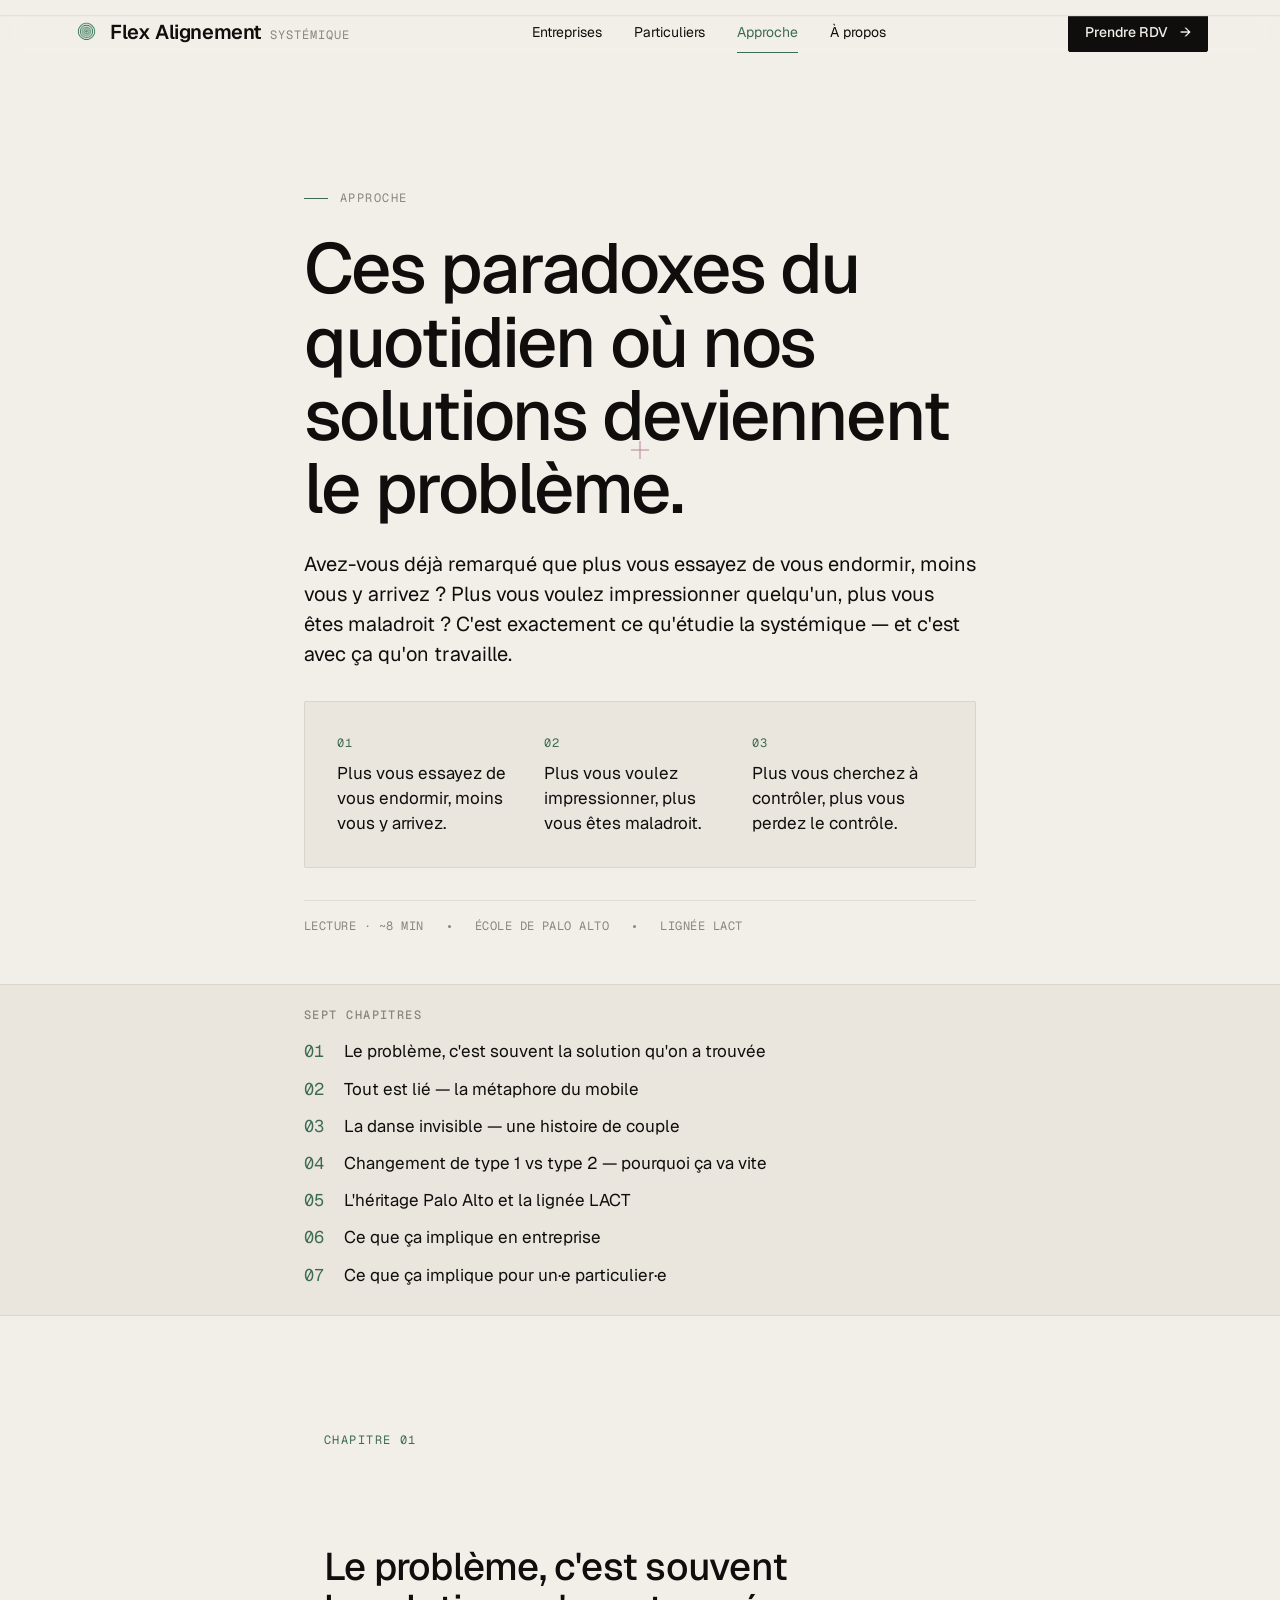
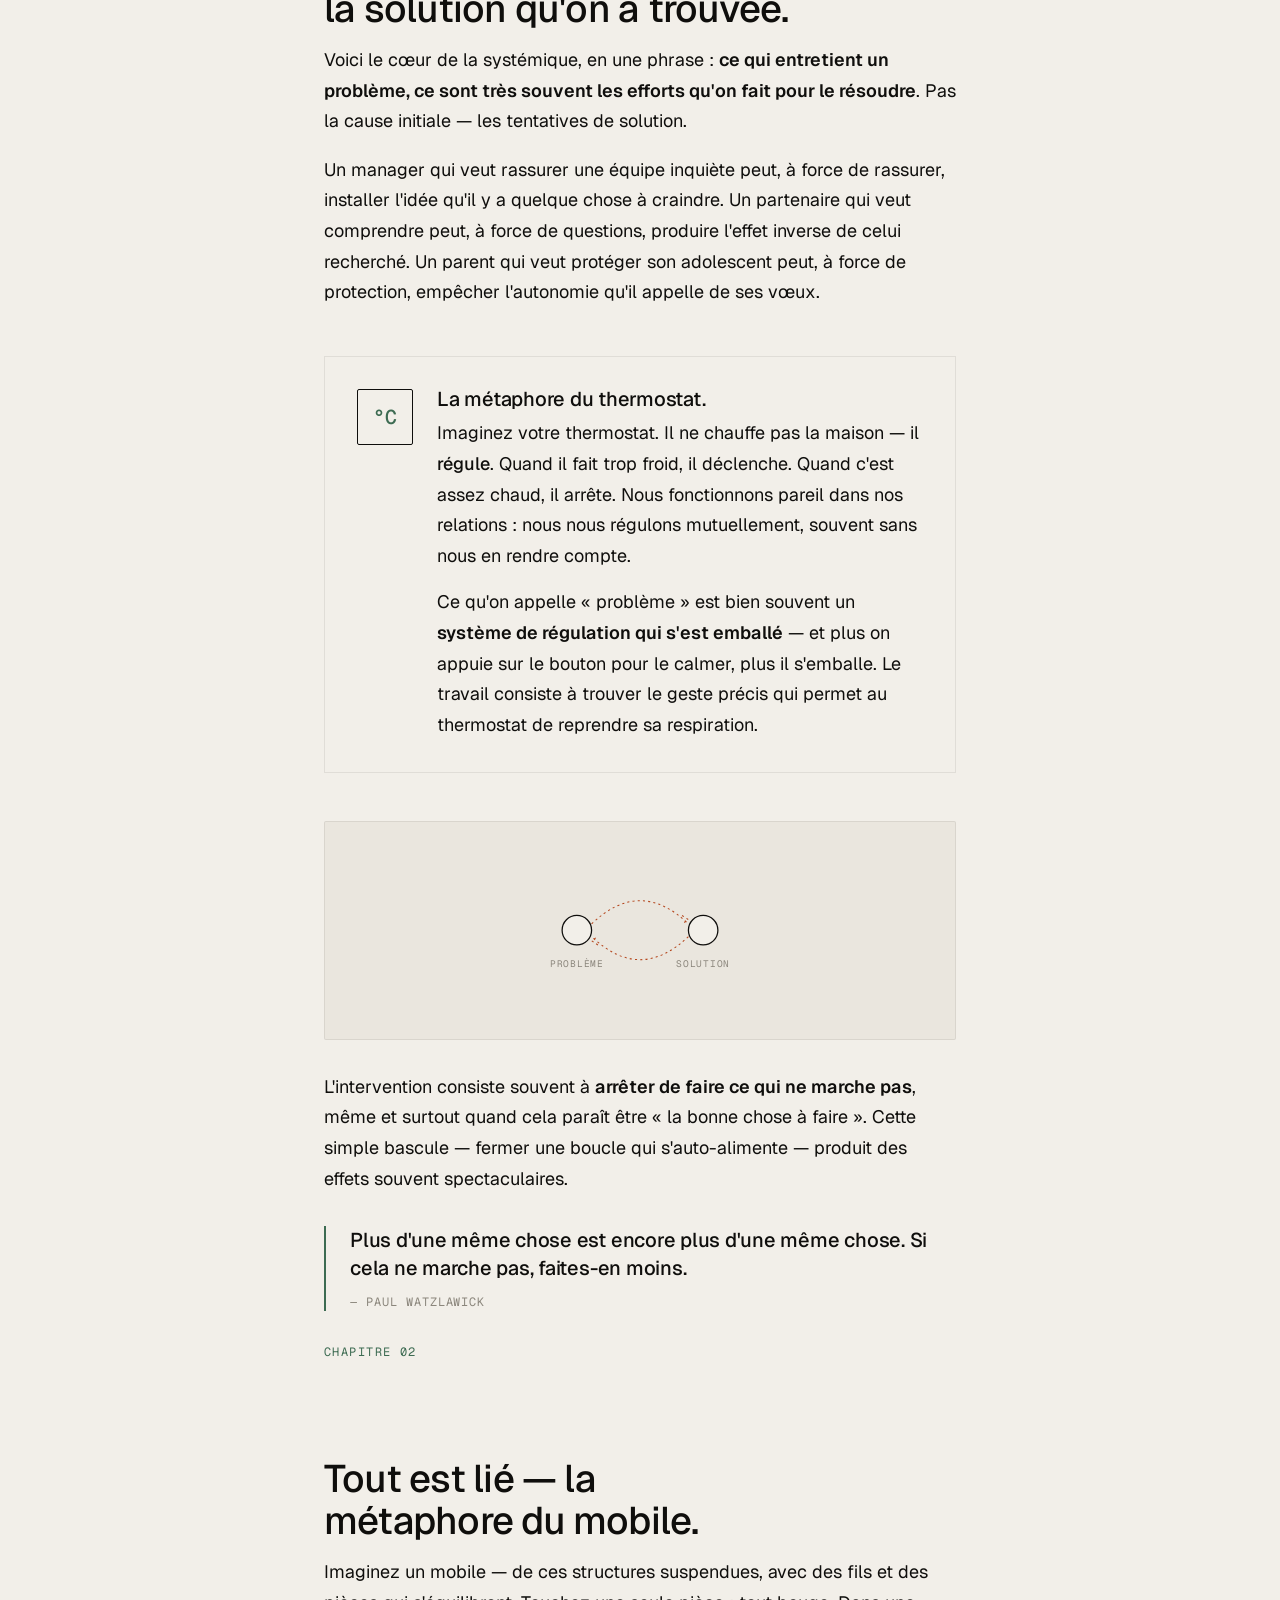
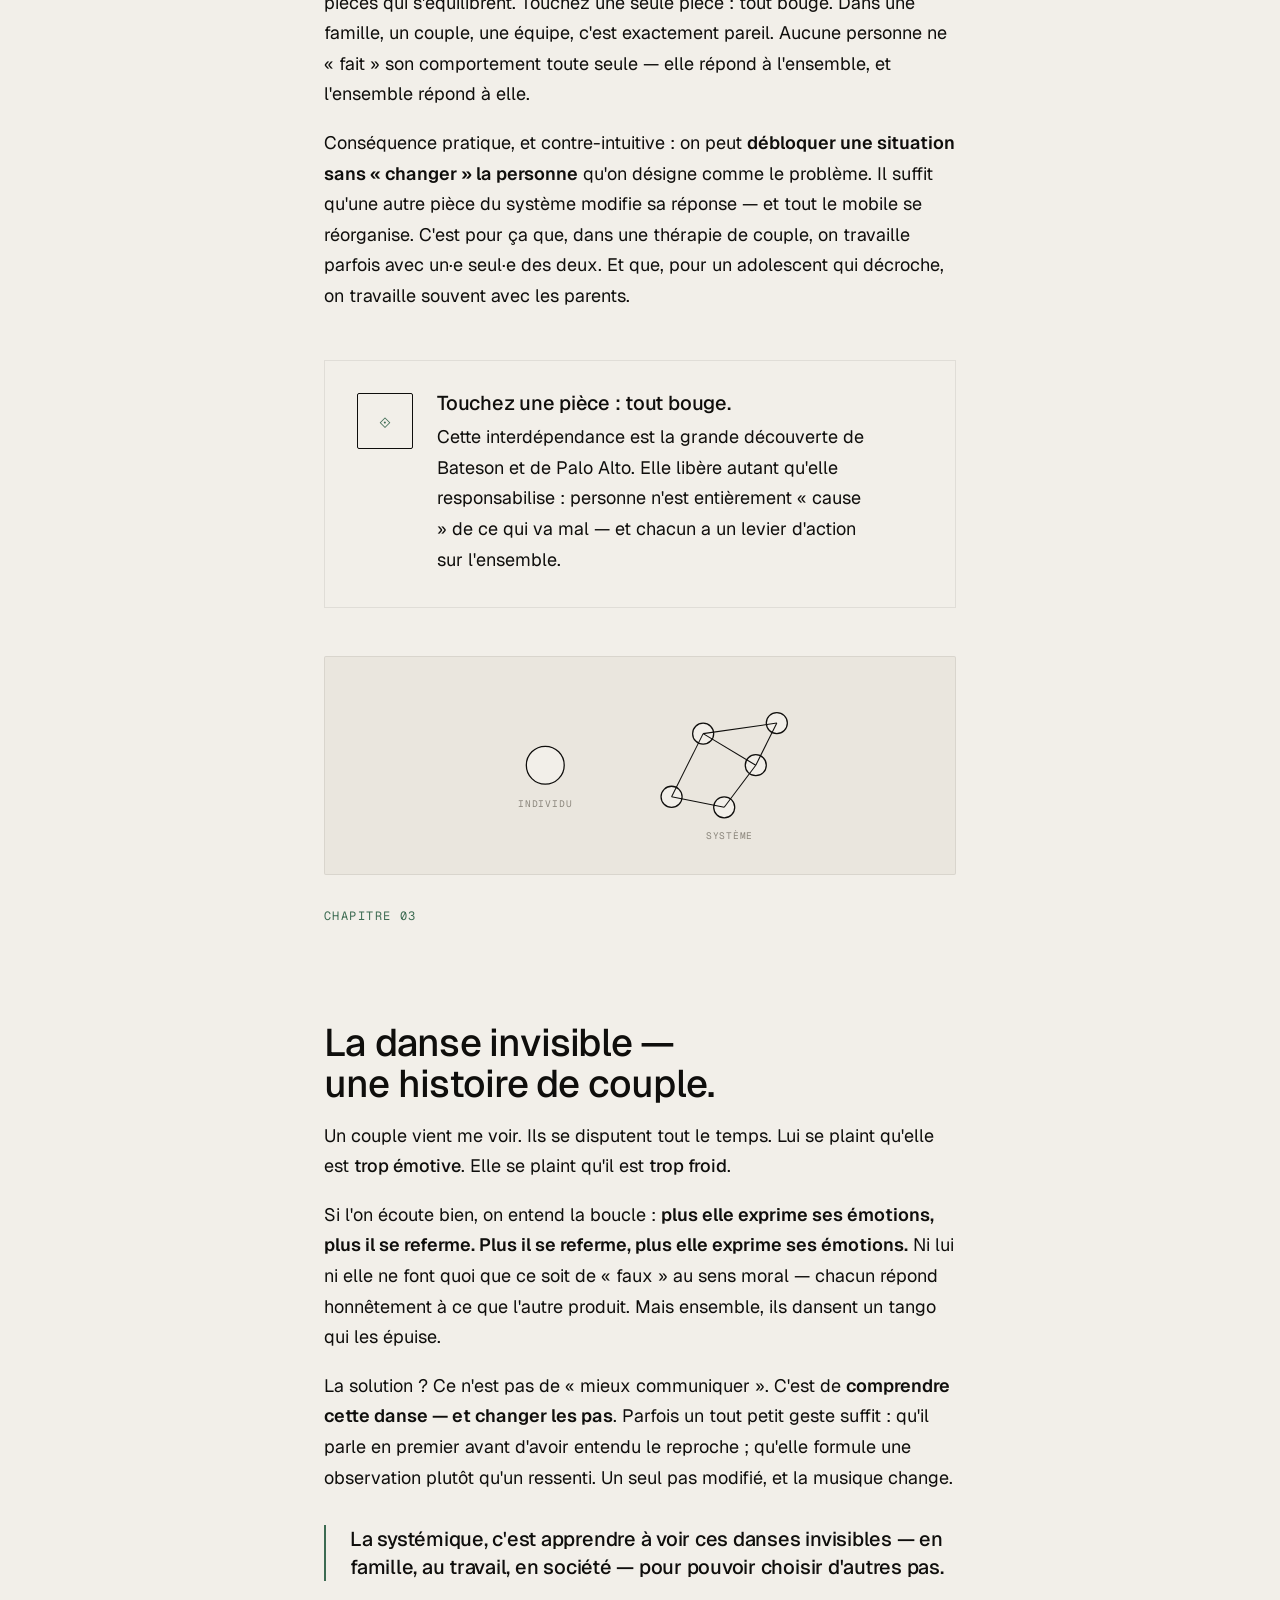
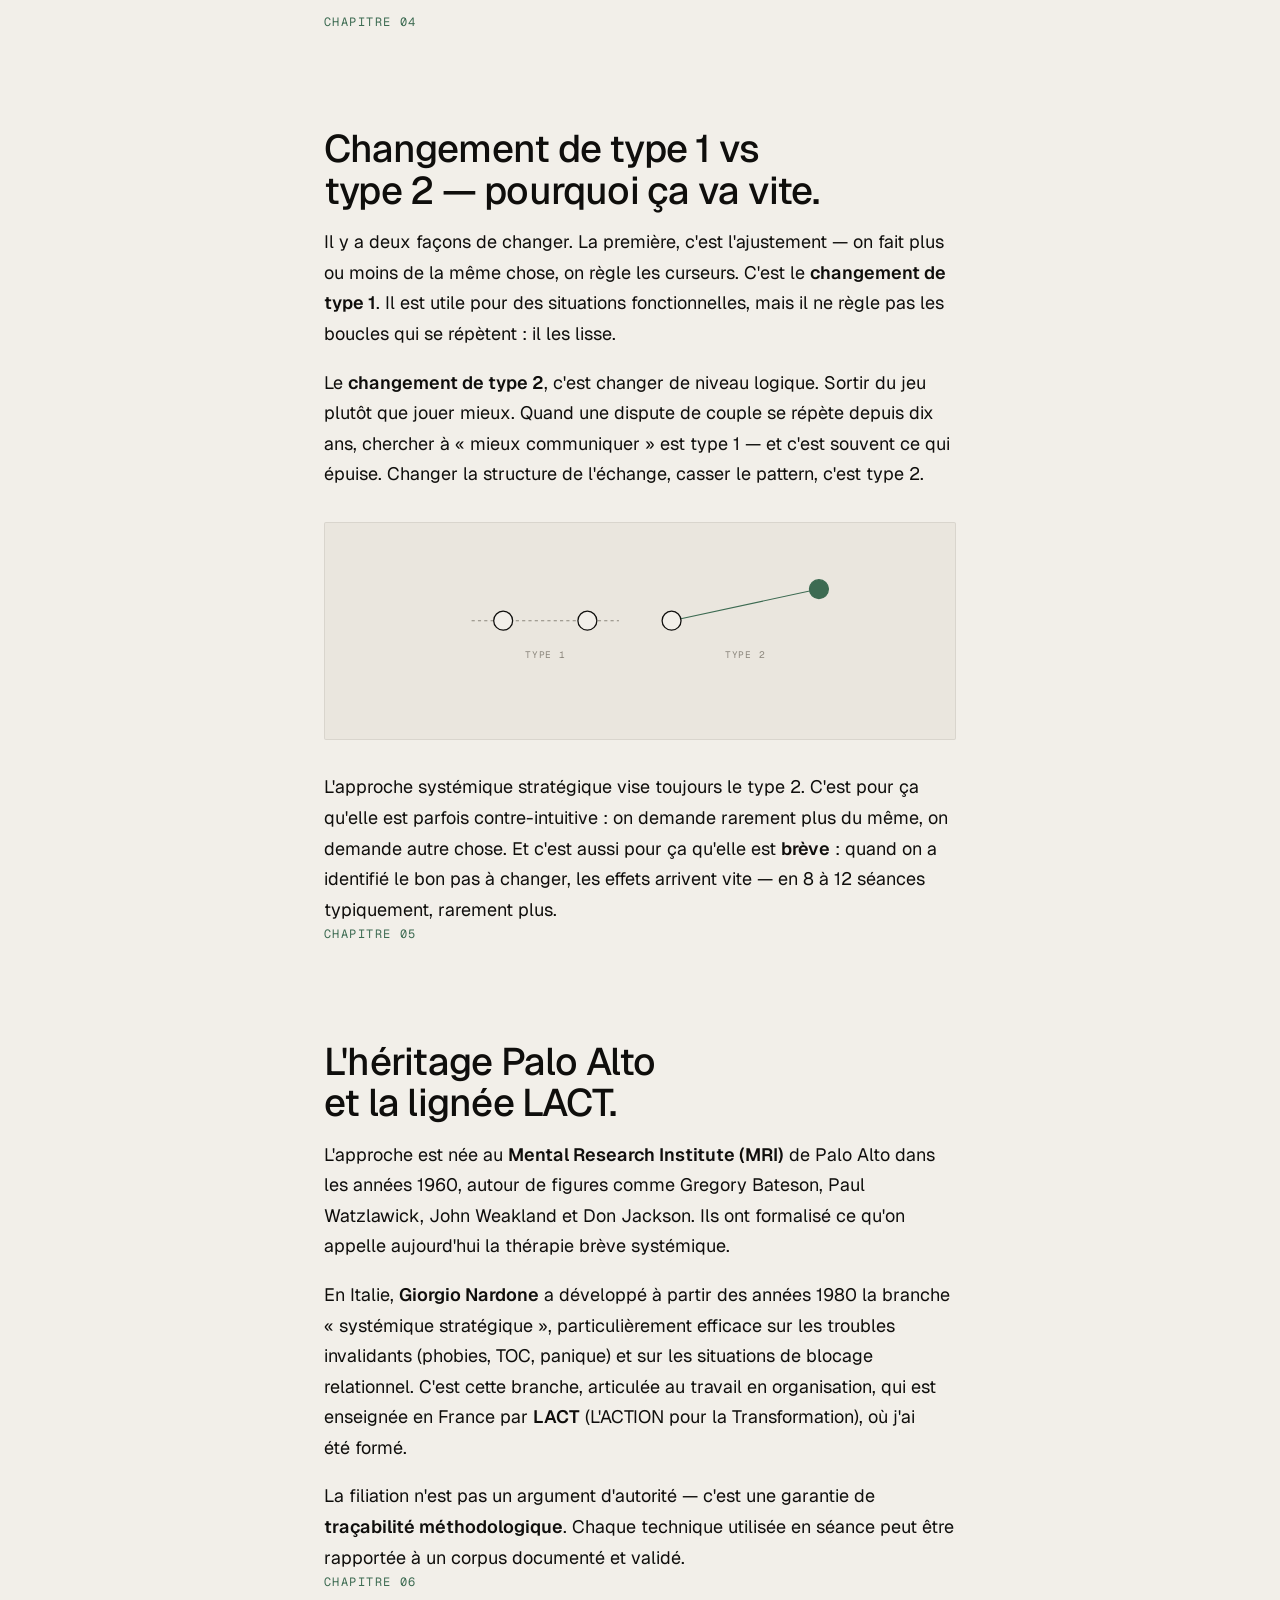
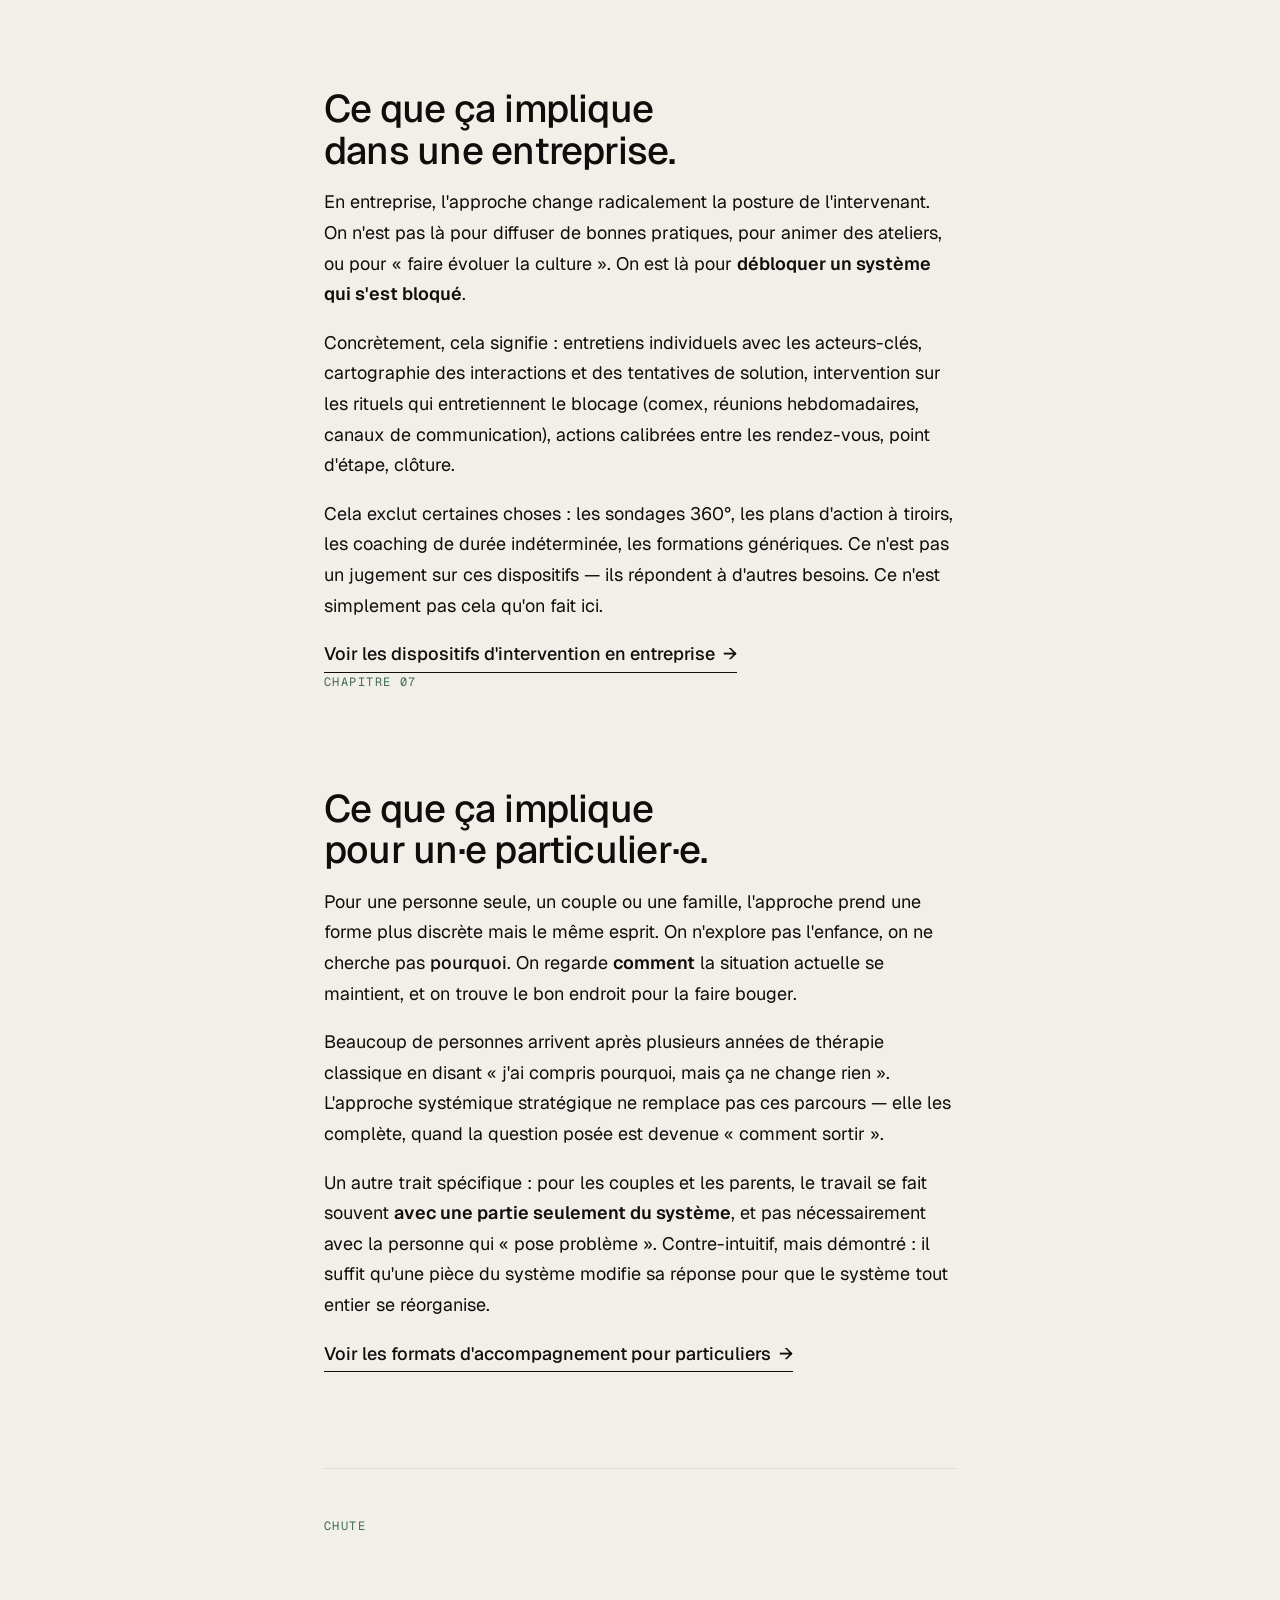
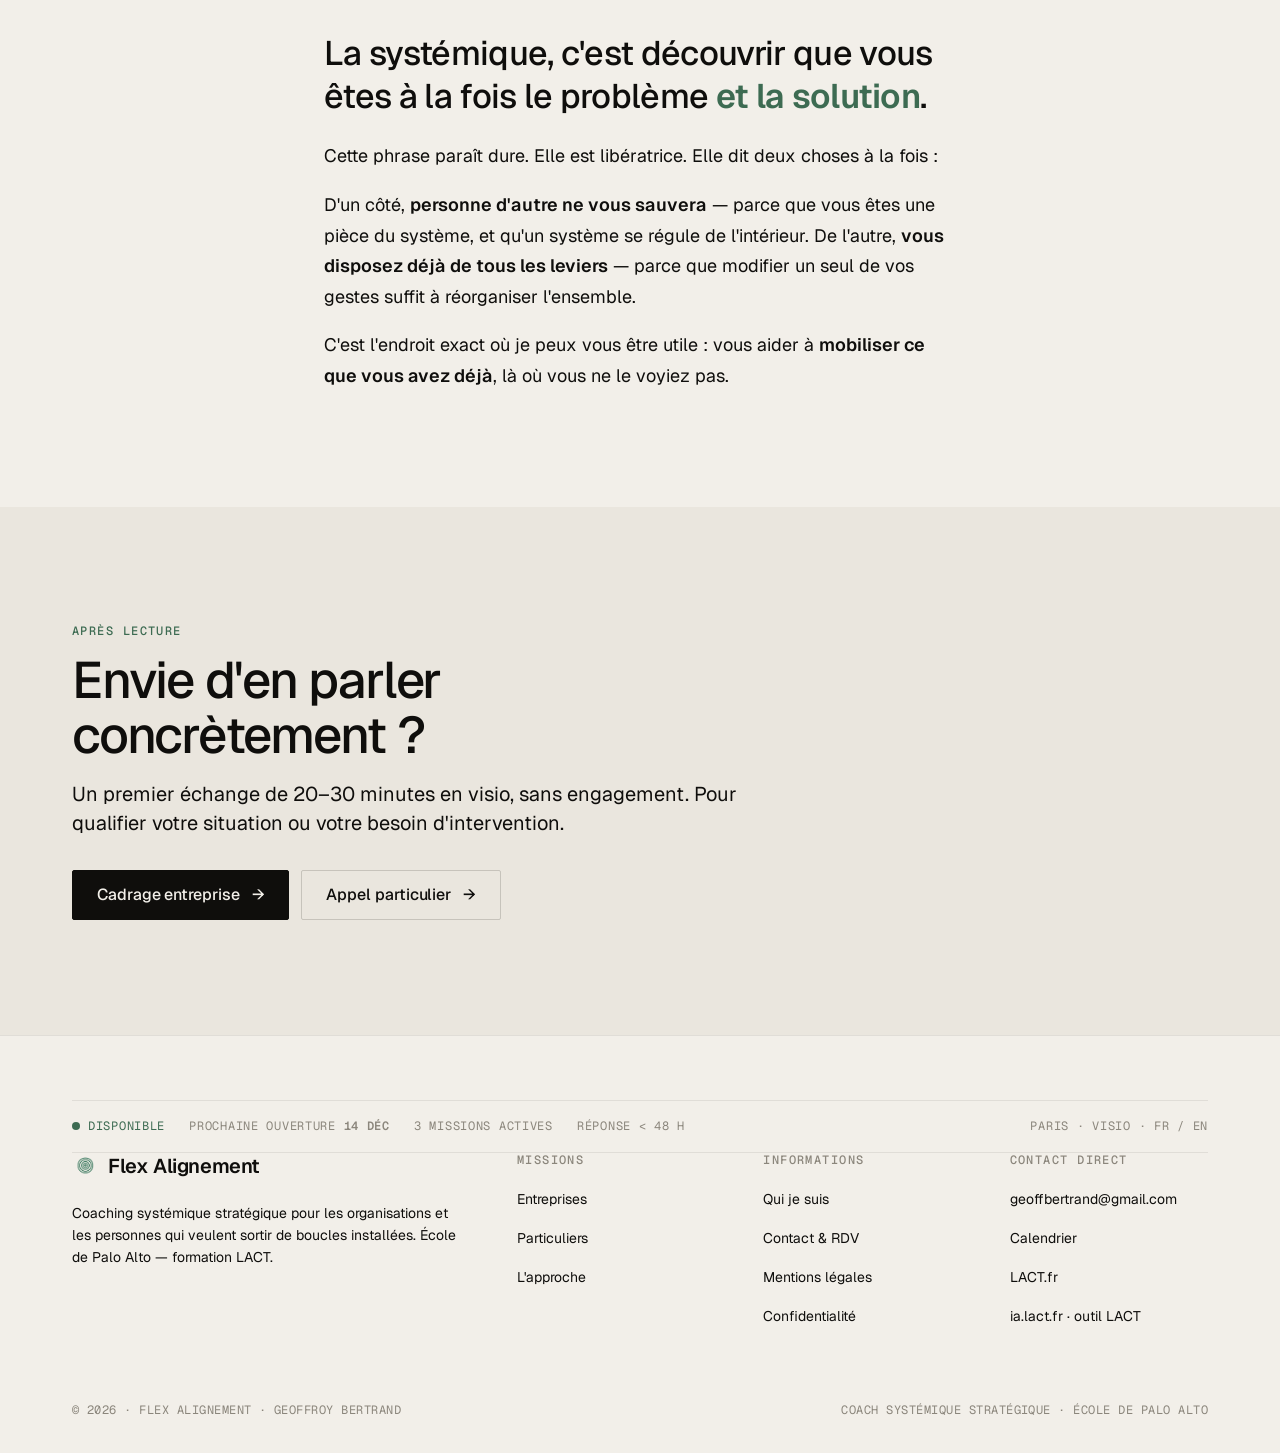
<file: approche.html>
<!DOCTYPE html>
<html lang="fr">
<head>
  <meta charset="UTF-8">
  <meta name="viewport" content="width=device-width, initial-scale=1.0">
  <title>L'approche systémique stratégique, en clair — Flex Alignement</title>
  <meta name="description" content="Comment fonctionne l'approche systémique stratégique de l'école de Palo Alto. Le système avant l'individu, les tentatives de solution, le changement de type 2, pourquoi ça va vite.">
  <meta property="og:title" content="L'approche systémique stratégique, en clair">
  <meta property="og:description" content="Lecture complète de la méthode Palo Alto / LACT. Pédagogique, sans jargon, sans promesse magique.">
  <meta property="og:url" content="https://flexalignement.com/approche.html">
  <link rel="icon" type="image/png" href="images/Logo.png">
  <link rel="preconnect" href="https://fonts.googleapis.com">
  <link rel="preconnect" href="https://fonts.gstatic.com" crossorigin>
  <link rel="stylesheet" href="assets/css/main.css">

  <style>
    .prose h2 { margin-top: var(--sp-9); margin-bottom: var(--sp-4); font-size: clamp(1.75rem, 3vw, 2.4rem); letter-spacing: -0.02em; }
    .prose h2:first-child { margin-top: 0; }
    .prose p { font-size: 1.125rem; line-height: 1.7; margin-bottom: var(--sp-4); }
    .prose p:last-child { margin-bottom: 0; }
    .prose .chapter-num { display: block; font-family: var(--f-mono); font-size: var(--fs-xs); letter-spacing: 0.12em; color: var(--c-signal); margin-bottom: var(--sp-3); text-transform: uppercase; }
    .prose .chapter-diagram { margin: var(--sp-6) 0; padding: var(--sp-5); background: var(--c-paper-2); border: 1px solid var(--c-line); border-radius: 2px; }
    .prose .chapter-diagram svg { width: 100%; max-width: 400px; height: auto; margin: 0 auto; display: block; }
    .prose blockquote {
      margin: var(--sp-6) 0;
      padding-left: var(--sp-5);
      border-left: 2px solid var(--c-signal);
      font-size: 1.25rem;
      letter-spacing: -0.012em;
      line-height: 1.4;
      color: var(--c-ink);
      font-weight: 500;
    }
    .prose blockquote cite {
      display: block;
      margin-top: var(--sp-3);
      font-family: var(--f-mono);
      font-size: var(--fs-xs);
      letter-spacing: 0.08em;
      color: var(--c-system);
      font-weight: 400;
      text-transform: uppercase;
      font-style: normal;
    }
    .prose strong { font-weight: 600; }
    .toc {
      position: sticky;
      top: calc(64px + var(--sp-4));
      padding: var(--sp-5) 0;
      border-top: 1px solid var(--c-line);
      border-bottom: 1px solid var(--c-line);
    }
    .toc h3 {
      font-family: var(--f-mono);
      font-size: var(--fs-xs);
      letter-spacing: 0.12em;
      color: var(--c-system);
      text-transform: uppercase;
      margin-bottom: var(--sp-4);
      font-weight: 500;
    }
    .toc ul { list-style: none; padding: 0; display: grid; gap: var(--sp-3); }
    .toc a { font-size: var(--fs-sm); color: var(--c-ink); display: flex; gap: var(--sp-3); transition: color var(--dur) var(--ease); }
    .toc a:hover { color: var(--c-signal); }
    .toc a .n { font-family: var(--f-mono); color: var(--c-signal); flex: 0 0 28px; font-size: var(--fs-xs); padding-top: 2px; }
  </style>
</head>
<body>
  <a href="#main" class="skip-link">Aller au contenu</a>

  <header class="header" id="header">
    <nav class="nav" aria-label="Navigation principale">
      <a href="index.html" class="nav-brand" aria-label="Flex Alignement — accueil">
        <span class="nav-brand__logo" aria-hidden="true"><img src="images/Logo_Coach.gif" alt="" /></span>
        <span class="nav-brand__text">
          <span class="mark">Flex Alignement</span>
          <span class="sub">Systémique</span>
        </span>
      </a>
      <ul class="nav-links" role="list">
        <li><a href="entreprises.html">Entreprises</a></li>
        <li><a href="particuliers.html">Particuliers</a></li>
        <li><a href="approche.html">Approche</a></li>
        <li><a href="a-propos.html">À propos</a></li>
      </ul>
      <div class="nav-cta">
        <a href="contact.html" class="btn btn--primary btn--sm">Prendre RDV <span class="arrow" aria-hidden="true">→</span></a>
      </div>
      <button class="nav-toggle" aria-expanded="false" aria-controls="nav-mobile" aria-label="Menu">
        <svg viewBox="0 0 18 18" fill="none" aria-hidden="true">
          <line class="bar bar1" x1="2" y1="4" x2="16" y2="4" stroke="currentColor" stroke-width="1.5"/>
          <line class="bar bar2" x1="2" y1="9" x2="16" y2="9" stroke="currentColor" stroke-width="1.5"/>
          <line class="bar bar3" x1="2" y1="14" x2="16" y2="14" stroke="currentColor" stroke-width="1.5"/>
        </svg>
      </button>
    </nav>
    <div class="nav-mobile" id="nav-mobile" data-open="false">
      <ul role="list">
        <li><a href="entreprises.html">Entreprises</a></li>
        <li><a href="particuliers.html">Particuliers</a></li>
        <li><a href="approche.html">Approche</a></li>
        <li><a href="a-propos.html">À propos</a></li>
        <li><a href="contact.html">Contact</a></li>
      </ul>
      <a href="contact.html" class="btn btn--primary nav-cta-mobile">Prendre RDV <span class="arrow" aria-hidden="true">→</span></a>
    </div>
  </header>

  <main id="main">

    <!-- HEADER -->
    <section class="section" style="padding-bottom: var(--sp-7);">
      <div class="container-narrow">
        <span class="kicker">Approche</span>
        <h1 style="font-size: clamp(2.5rem, 5.5vw, 4.5rem); letter-spacing: -0.028em; line-height: 1.04; margin-bottom: var(--sp-5);">Ces paradoxes du quotidien où nos solutions deviennent le problème.</h1>
        <p style="font-size: var(--fs-lg); line-height: 1.5; max-width: 56ch; color: var(--c-ink); margin-bottom: var(--sp-5);">
          Avez-vous déjà remarqué que plus vous essayez de vous endormir, moins vous y arrivez&nbsp;? Plus vous voulez impressionner quelqu'un, plus vous êtes maladroit&nbsp;? C'est exactement ce qu'étudie la systémique — et c'est avec ça qu'on travaille.
        </p>

        <!-- Paradox examples strip -->
        <div class="paradox-strip reveal" aria-label="Paradoxes du quotidien">
          <div class="paradox">
            <span class="paradox__num">01</span>
            <span class="paradox__text">Plus vous essayez de vous endormir, moins vous y arrivez.</span>
          </div>
          <div class="paradox">
            <span class="paradox__num">02</span>
            <span class="paradox__text">Plus vous voulez impressionner, plus vous êtes maladroit.</span>
          </div>
          <div class="paradox">
            <span class="paradox__num">03</span>
            <span class="paradox__text">Plus vous cherchez à contrôler, plus vous perdez le contrôle.</span>
          </div>
        </div>

        <div class="mono-line" style="margin-top: var(--sp-5); padding-top: var(--sp-4); border-top: 1px solid var(--c-line);">
          <span>LECTURE · ~8 MIN</span>
          <span class="dot" aria-hidden="true"></span>
          <span>ÉCOLE DE PALO ALTO</span>
          <span class="dot" aria-hidden="true"></span>
          <span>LIGNÉE LACT</span>
        </div>
      </div>
    </section>

    <!-- TOC -->
    <section style="background: var(--c-paper-2); border-top: 1px solid var(--c-line); border-bottom: 1px solid var(--c-line); padding-block: var(--sp-5);">
      <div class="container-narrow">
        <nav aria-label="Table des matières">
          <h3 style="font-family: var(--f-mono); font-size: var(--fs-xs); letter-spacing: 0.12em; color: var(--c-system); text-transform: uppercase; margin-bottom: var(--sp-4); font-weight: 500;">Sept chapitres</h3>
          <ol style="list-style: none; padding: 0; display: grid; gap: var(--sp-2); grid-template-columns: 1fr; counter-reset: toc-counter;">
            <li><a href="#chap-01" class="link-arrow" style="border: 0; font-weight: 400;"><span style="font-family: var(--f-mono); color: var(--c-signal); margin-right: var(--sp-3);">01</span>Le problème, c'est souvent la solution qu'on a trouvée</a></li>
            <li><a href="#chap-02" class="link-arrow" style="border: 0; font-weight: 400;"><span style="font-family: var(--f-mono); color: var(--c-signal); margin-right: var(--sp-3);">02</span>Tout est lié — la métaphore du mobile</a></li>
            <li><a href="#chap-03" class="link-arrow" style="border: 0; font-weight: 400;"><span style="font-family: var(--f-mono); color: var(--c-signal); margin-right: var(--sp-3);">03</span>La danse invisible — une histoire de couple</a></li>
            <li><a href="#chap-04" class="link-arrow" style="border: 0; font-weight: 400;"><span style="font-family: var(--f-mono); color: var(--c-signal); margin-right: var(--sp-3);">04</span>Changement de type 1 vs type 2 — pourquoi ça va vite</a></li>
            <li><a href="#chap-05" class="link-arrow" style="border: 0; font-weight: 400;"><span style="font-family: var(--f-mono); color: var(--c-signal); margin-right: var(--sp-3);">05</span>L'héritage Palo Alto et la lignée LACT</a></li>
            <li><a href="#chap-06" class="link-arrow" style="border: 0; font-weight: 400;"><span style="font-family: var(--f-mono); color: var(--c-signal); margin-right: var(--sp-3);">06</span>Ce que ça implique en entreprise</a></li>
            <li><a href="#chap-07" class="link-arrow" style="border: 0; font-weight: 400;"><span style="font-family: var(--f-mono); color: var(--c-signal); margin-right: var(--sp-3);">07</span>Ce que ça implique pour un·e particulier·e</a></li>
          </ol>
        </nav>
      </div>
    </section>

    <!-- PROSE -->
    <article class="section">
      <div class="container-prose prose">

        <section id="chap-01" class="reveal">
          <span class="chapter-num">Chapitre 01</span>
          <h2>Le problème, c'est souvent la solution qu'on a trouvée.</h2>
          <p>Voici le cœur de la systémique, en une phrase : <strong>ce qui entretient un problème, ce sont très souvent les efforts qu'on fait pour le résoudre</strong>. Pas la cause initiale — les tentatives de solution.</p>
          <p>Un manager qui veut rassurer une équipe inquiète peut, à force de rassurer, installer l'idée qu'il y a quelque chose à craindre. Un partenaire qui veut comprendre peut, à force de questions, produire l'effet inverse de celui recherché. Un parent qui veut protéger son adolescent peut, à force de protection, empêcher l'autonomie qu'il appelle de ses vœux.</p>

          <div class="metaphor" aria-label="Métaphore du thermostat">
            <div class="metaphor__icon" aria-hidden="true">°C</div>
            <div class="metaphor__body">
              <h3>La métaphore du thermostat.</h3>
              <p>Imaginez votre thermostat. Il ne chauffe pas la maison — il <em>régule</em>. Quand il fait trop froid, il déclenche. Quand c'est assez chaud, il arrête. Nous fonctionnons pareil dans nos relations : nous nous régulons mutuellement, souvent sans nous en rendre compte.</p>
              <p>Ce qu'on appelle « problème » est bien souvent un <strong>système de régulation qui s'est emballé</strong> — et plus on appuie sur le bouton pour le calmer, plus il s'emballe. Le travail consiste à trouver le geste précis qui permet au thermostat de reprendre sa respiration.</p>
            </div>
          </div>

          <div class="chapter-diagram" aria-hidden="true">
            <svg data-concept-diagram="loop"></svg>
          </div>
          <p>L'intervention consiste souvent à <strong>arrêter de faire ce qui ne marche pas</strong>, même et surtout quand cela paraît être « la bonne chose à faire ». Cette simple bascule — fermer une boucle qui s'auto-alimente — produit des effets souvent spectaculaires.</p>
          <blockquote>
            Plus d'une même chose est encore plus d'une même chose. Si cela ne marche pas, faites-en moins.
            <cite>— Paul Watzlawick</cite>
          </blockquote>
        </section>

        <section id="chap-02" class="reveal">
          <span class="chapter-num">Chapitre 02</span>
          <h2>Tout est lié — la métaphore du mobile.</h2>
          <p>Imaginez un mobile — de ces structures suspendues, avec des fils et des pièces qui s'équilibrent. Touchez une seule pièce : tout bouge. Dans une famille, un couple, une équipe, c'est exactement pareil. Aucune personne ne « fait » son comportement toute seule — elle répond à l'ensemble, et l'ensemble répond à elle.</p>
          <p>Conséquence pratique, et contre-intuitive : on peut <strong>débloquer une situation sans « changer » la personne</strong> qu'on désigne comme le problème. Il suffit qu'une autre pièce du système modifie sa réponse — et tout le mobile se réorganise. C'est pour ça que, dans une thérapie de couple, on travaille parfois avec un·e seul·e des deux. Et que, pour un adolescent qui décroche, on travaille souvent avec les parents.</p>

          <div class="metaphor" aria-label="Métaphore du mobile">
            <div class="metaphor__icon" aria-hidden="true">⟐</div>
            <div class="metaphor__body">
              <h3>Touchez une pièce : tout bouge.</h3>
              <p>Cette interdépendance est la grande découverte de Bateson et de Palo Alto. Elle libère autant qu'elle responsabilise : personne n'est entièrement « cause » de ce qui va mal — et chacun a un levier d'action sur l'ensemble.</p>
            </div>
          </div>

          <div class="chapter-diagram" aria-hidden="true">
            <svg data-concept-diagram="system-focus"></svg>
          </div>
        </section>

        <section id="chap-03" class="reveal">
          <span class="chapter-num">Chapitre 03</span>
          <h2>La danse invisible — une histoire de couple.</h2>
          <p>Un couple vient me voir. Ils se disputent tout le temps. Lui se plaint qu'elle est <em>trop émotive</em>. Elle se plaint qu'il est <em>trop froid</em>.</p>
          <p>Si l'on écoute bien, on entend la boucle : <strong>plus elle exprime ses émotions, plus il se referme. Plus il se referme, plus elle exprime ses émotions.</strong> Ni lui ni elle ne font quoi que ce soit de « faux » au sens moral — chacun répond honnêtement à ce que l'autre produit. Mais ensemble, ils dansent un tango qui les épuise.</p>
          <p>La solution ? Ce n'est pas de « mieux communiquer ». C'est de <strong>comprendre cette danse — et changer les pas</strong>. Parfois un tout petit geste suffit : qu'il parle en premier avant d'avoir entendu le reproche ; qu'elle formule une observation plutôt qu'un ressenti. Un seul pas modifié, et la musique change.</p>

          <blockquote>
            La systémique, c'est apprendre à voir ces danses invisibles — en famille, au travail, en société — pour pouvoir choisir d'autres pas.
          </blockquote>
        </section>

        <section id="chap-04" class="reveal">
          <span class="chapter-num">Chapitre 04</span>
          <h2>Changement de type 1 vs type 2 — pourquoi ça va vite.</h2>
          <p>Il y a deux façons de changer. La première, c'est l'ajustement — on fait plus ou moins de la même chose, on règle les curseurs. C'est le <strong>changement de type 1</strong>. Il est utile pour des situations fonctionnelles, mais il ne règle pas les boucles qui se répètent : il les lisse.</p>
          <p>Le <strong>changement de type 2</strong>, c'est changer de niveau logique. Sortir du jeu plutôt que jouer mieux. Quand une dispute de couple se répète depuis dix ans, chercher à « mieux communiquer » est type 1 — et c'est souvent ce qui épuise. Changer la structure de l'échange, casser le pattern, c'est type 2.</p>
          <div class="chapter-diagram" aria-hidden="true">
            <svg data-concept-diagram="type12"></svg>
          </div>
          <p>L'approche systémique stratégique vise toujours le type 2. C'est pour ça qu'elle est parfois contre-intuitive : on demande rarement plus du même, on demande autre chose. Et c'est aussi pour ça qu'elle est <strong>brève</strong> : quand on a identifié le bon pas à changer, les effets arrivent vite — en 8 à 12 séances typiquement, rarement plus.</p>
        </section>

        <section id="chap-05" class="reveal">
          <span class="chapter-num">Chapitre 05</span>
          <h2>L'héritage Palo Alto et la lignée LACT.</h2>
          <p>L'approche est née au <strong>Mental Research Institute (MRI)</strong> de Palo Alto dans les années 1960, autour de figures comme Gregory Bateson, Paul Watzlawick, John Weakland et Don Jackson. Ils ont formalisé ce qu'on appelle aujourd'hui la thérapie brève systémique.</p>
          <p>En Italie, <strong>Giorgio Nardone</strong> a développé à partir des années 1980 la branche « systémique stratégique », particulièrement efficace sur les troubles invalidants (phobies, TOC, panique) et sur les situations de blocage relationnel. C'est cette branche, articulée au travail en organisation, qui est enseignée en France par <strong>LACT</strong> (L'ACTION pour la Transformation), où j'ai été formé.</p>
          <p>La filiation n'est pas un argument d'autorité — c'est une garantie de <strong>traçabilité méthodologique</strong>. Chaque technique utilisée en séance peut être rapportée à un corpus documenté et validé.</p>
        </section>

        <section id="chap-06" class="reveal">
          <span class="chapter-num">Chapitre 06</span>
          <h2>Ce que ça implique dans une entreprise.</h2>
          <p>En entreprise, l'approche change radicalement la posture de l'intervenant. On n'est pas là pour diffuser de bonnes pratiques, pour animer des ateliers, ou pour « faire évoluer la culture ». On est là pour <strong>débloquer un système qui s'est bloqué</strong>.</p>
          <p>Concrètement, cela signifie : entretiens individuels avec les acteurs-clés, cartographie des interactions et des tentatives de solution, intervention sur les rituels qui entretiennent le blocage (comex, réunions hebdomadaires, canaux de communication), actions calibrées entre les rendez-vous, point d'étape, clôture.</p>
          <p>Cela exclut certaines choses : les sondages 360°, les plans d'action à tiroirs, les coaching de durée indéterminée, les formations génériques. Ce n'est pas un jugement sur ces dispositifs — ils répondent à d'autres besoins. Ce n'est simplement pas cela qu'on fait ici.</p>
          <p><a href="entreprises.html" class="link-arrow">Voir les dispositifs d'intervention en entreprise <span class="arrow" aria-hidden="true">→</span></a></p>
        </section>

        <section id="chap-07" class="reveal">
          <span class="chapter-num">Chapitre 07</span>
          <h2>Ce que ça implique pour un·e particulier·e.</h2>
          <p>Pour une personne seule, un couple ou une famille, l'approche prend une forme plus discrète mais le même esprit. On n'explore pas l'enfance, on ne cherche pas <em>pourquoi</em>. On regarde <strong>comment</strong> la situation actuelle se maintient, et on trouve le bon endroit pour la faire bouger.</p>
          <p>Beaucoup de personnes arrivent après plusieurs années de thérapie classique en disant « j'ai compris pourquoi, mais ça ne change rien ». L'approche systémique stratégique ne remplace pas ces parcours — elle les complète, quand la question posée est devenue « comment sortir ».</p>
          <p>Un autre trait spécifique : pour les couples et les parents, le travail se fait souvent <strong>avec une partie seulement du système</strong>, et pas nécessairement avec la personne qui « pose problème ». Contre-intuitif, mais démontré : il suffit qu'une pièce du système modifie sa réponse pour que le système tout entier se réorganise.</p>
          <p><a href="particuliers.html" class="link-arrow">Voir les formats d'accompagnement pour particuliers <span class="arrow" aria-hidden="true">→</span></a></p>
        </section>

        <section class="reveal" style="margin-top: var(--sp-9); padding-top: var(--sp-7); border-top: 1px solid var(--c-line);">
          <span class="chapter-num">Chute</span>
          <h2 style="font-size: clamp(1.5rem, 2.8vw, 2.125rem); letter-spacing: -0.02em; line-height: 1.25;">La systémique, c'est découvrir que vous êtes à la fois le problème <span class="signal-word">et la solution</span>.</h2>
          <p style="margin-top: var(--sp-5);">Cette phrase paraît dure. Elle est libératrice. Elle dit deux choses à la fois :</p>
          <p>D'un côté, <strong>personne d'autre ne vous sauvera</strong> — parce que vous êtes une pièce du système, et qu'un système se régule de l'intérieur. De l'autre, <strong>vous disposez déjà de tous les leviers</strong> — parce que modifier un seul de vos gestes suffit à réorganiser l'ensemble.</p>
          <p>C'est l'endroit exact où je peux vous être utile : vous aider à <strong>mobiliser ce que vous avez déjà</strong>, là où vous ne le voyiez pas.</p>
        </section>

      </div>
    </article>

    <!-- CTA final -->
    <section class="section section--alt" aria-labelledby="final-cta">
      <div class="container">
        <div class="cta-block reveal" style="max-width: 680px;">
          <span class="section-number">APRÈS LECTURE</span>
          <h2 id="final-cta" style="font-size: clamp(2.2rem, 4vw, 3.2rem); margin-bottom: var(--sp-4);">Envie d'en parler concrètement ?</h2>
          <p style="font-size: var(--fs-lg); line-height: 1.45; margin-bottom: var(--sp-6);">
            Un premier échange de 20–30 minutes en visio, sans engagement. Pour qualifier votre situation ou votre besoin d'intervention.
          </p>
          <div style="display: flex; flex-wrap: wrap; gap: var(--sp-3);">
            <a href="contact.html#entreprise" class="btn btn--primary">Cadrage entreprise <span class="arrow" aria-hidden="true">→</span></a>
            <a href="contact.html#particulier" class="btn btn--ghost">Appel particulier <span class="arrow" aria-hidden="true">→</span></a>
          </div>
        </div>
      </div>
    </section>

  </main>

  <footer class="footer">
    <div class="container">
      <div class="statusbar" role="status" aria-live="polite">
        <span class="status-dot">DISPONIBLE</span>
        <span>PROCHAINE OUVERTURE <strong data-status-next>—</strong></span>
        <span>3 MISSIONS ACTIVES</span>
        <span>RÉPONSE &lt; 48 H</span>
        <span style="margin-left: auto;">PARIS · VISIO · FR / EN</span>
      </div>

      <div class="footer-grid">
        <div class="footer-brand">
          <div class="brand-block">
            <span class="brand-inline"><img src="images/Logo_Coach.gif" alt="" /><span class="mark">Flex Alignement</span></span>
          </div>
          <p>Coaching systémique stratégique pour les organisations et les personnes qui veulent sortir de boucles installées. École de Palo Alto — formation LACT.</p>
        </div>
        <div>
          <h4>Missions</h4>
          <ul>
            <li><a href="entreprises.html">Entreprises</a></li>
            <li><a href="particuliers.html">Particuliers</a></li>
            <li><a href="approche.html">L'approche</a></li>
          </ul>
        </div>
        <div>
          <h4>Informations</h4>
          <ul>
            <li><a href="a-propos.html">Qui je suis</a></li>
            <li><a href="contact.html">Contact &amp; RDV</a></li>
            <li><a href="mentions-legales.html">Mentions légales</a></li>
            <li><a href="politique-confidentialite.html">Confidentialité</a></li>
          </ul>
        </div>
        <div>
          <h4>Contact direct</h4>
          <ul>
            <li><a href="mailto:geoffbertrand@gmail.com">geoffbertrand@gmail.com</a></li>
            <li><a href="https://calendly.com/geoffbertrand/cadrage-30-min-entreprise" target="_blank" rel="noopener">Calendrier</a></li>
            <li><a href="https://lact.fr/" target="_blank" rel="noopener">LACT.fr</a></li>
            <li><a href="https://ia.lact.fr/" target="_blank" rel="noopener">ia.lact.fr · outil LACT</a></li>
          </ul>
        </div>
      </div>

      <div class="footer-bottom">
        <span>© <span data-year>2026</span> · FLEX ALIGNEMENT · GEOFFROY BERTRAND</span>
        <span>COACH SYSTÉMIQUE STRATÉGIQUE · ÉCOLE DE PALO ALTO</span>
      </div>
    </div>
  </footer>

  <script src="assets/js/main.js"></script>
  <script src="assets/js/diagrams.js"></script>
</body>
</html>
</file>
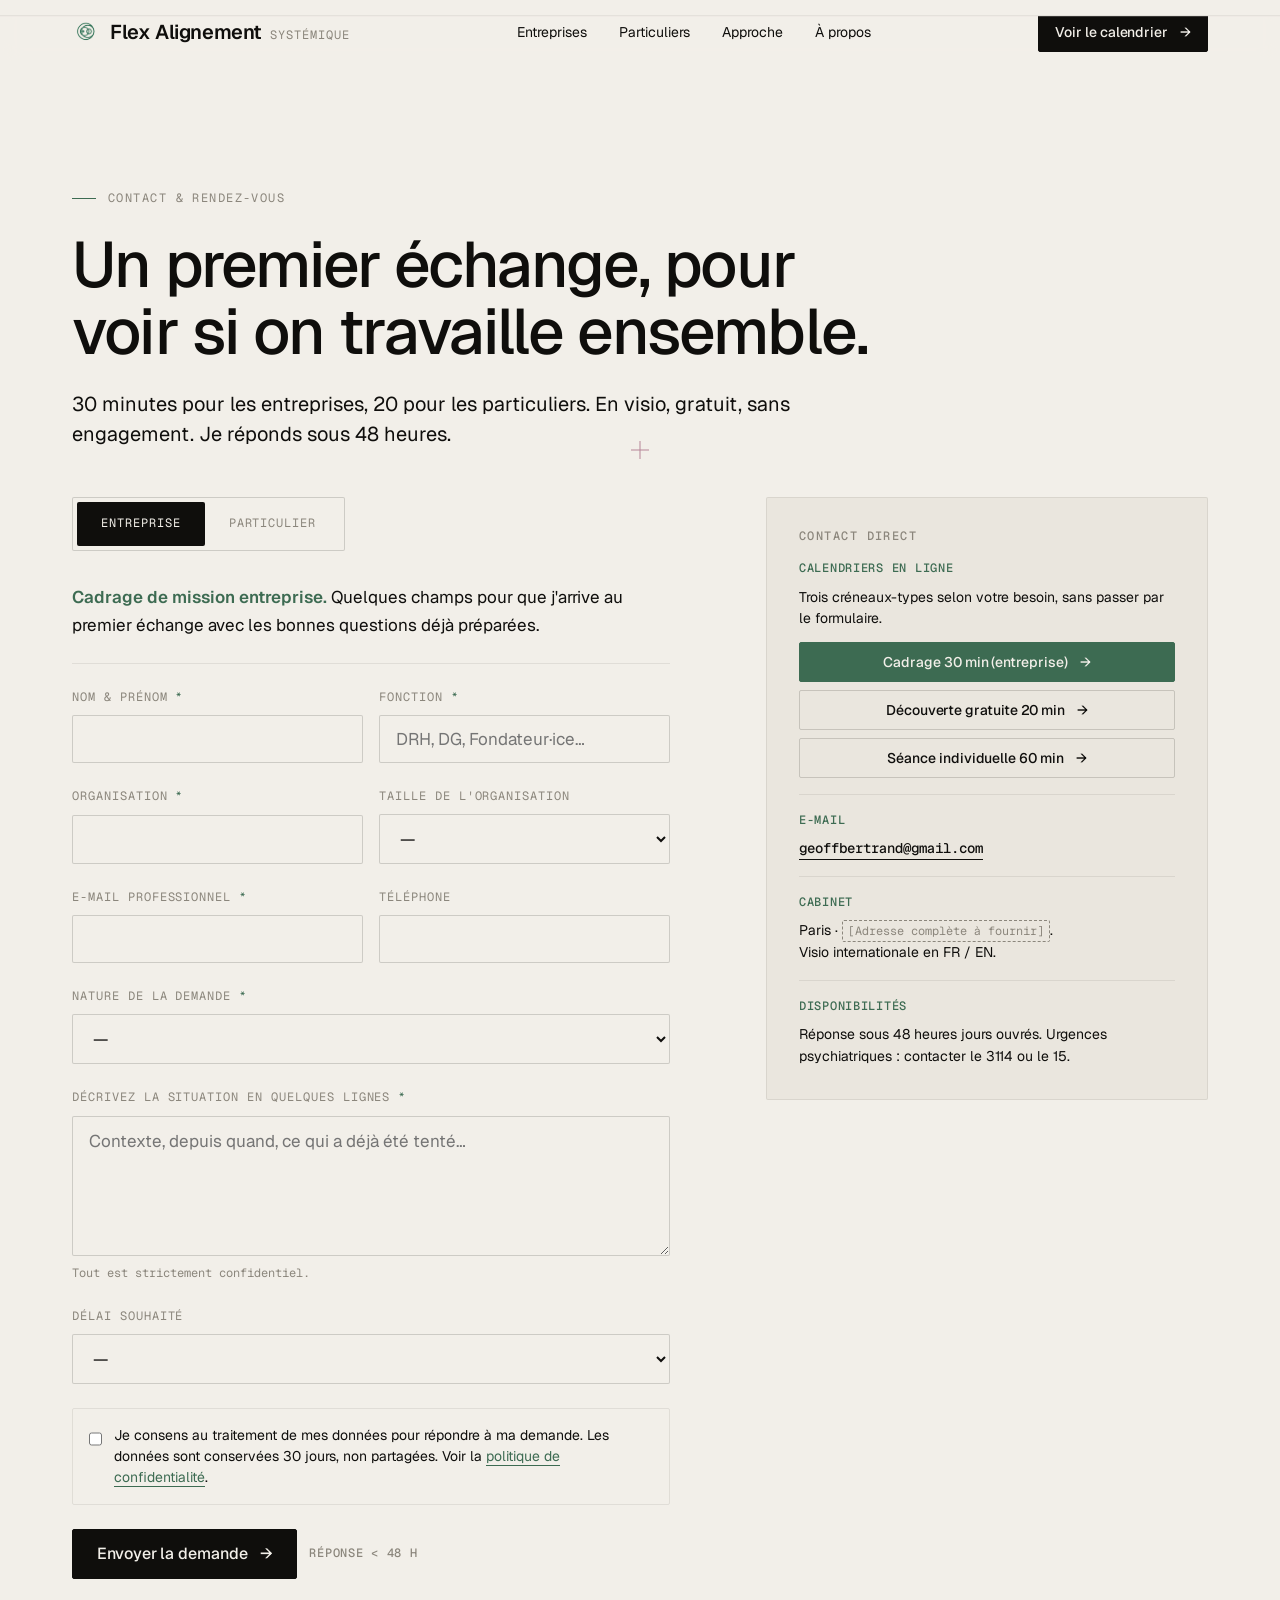
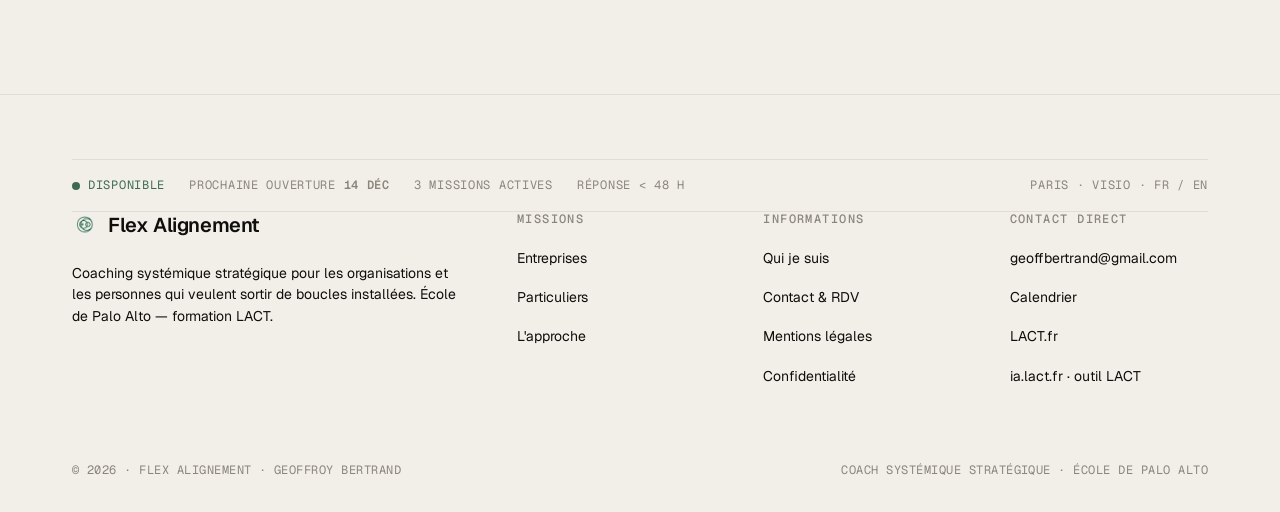
<file: contact.html>
<!DOCTYPE html>
<html lang="fr">
<head>
  <meta charset="UTF-8">
  <meta name="viewport" content="width=device-width, initial-scale=1.0">
  <title>Contact &amp; prise de rendez-vous — Flex Alignement</title>
  <meta name="description" content="Prendre contact pour une mission entreprise ou un accompagnement particulier. Premier échange gratuit, réponse sous 48 heures.">
  <meta property="og:title" content="Contact — Flex Alignement">
  <meta property="og:description" content="Premier échange gratuit. Réponse sous 48 heures.">
  <meta property="og:url" content="https://flexalignement.com/contact.html">
  <link rel="icon" type="image/png" href="images/Logo.png">
  <link rel="preconnect" href="https://fonts.googleapis.com">
  <link rel="preconnect" href="https://fonts.gstatic.com" crossorigin>
  <link rel="stylesheet" href="assets/css/main.css">

  <style>
    .contact-lede h1 { font-size: clamp(2.5rem, 5vw, 4rem); letter-spacing: -0.028em; line-height: 1.04; margin-bottom: var(--sp-5); }
    .contact-lede p { font-size: var(--fs-lg); line-height: 1.5; max-width: 56ch; }

    .contact-grid {
      display: grid;
      gap: var(--sp-8);
      grid-template-columns: 1fr;
    }
    @media (min-width: 960px) {
      .contact-grid { grid-template-columns: minmax(0, 1.15fr) minmax(0, 0.85fr); gap: var(--sp-9); align-items: start; }
    }

    .contact-aside {
      display: grid;
      gap: var(--sp-4);
      padding: var(--sp-6);
      background: var(--c-paper-2);
      border: 1px solid var(--c-line);
      border-radius: 2px;
      position: sticky;
      top: calc(64px + var(--sp-5));
    }
    .contact-aside h3 {
      font-family: var(--f-mono);
      font-size: var(--fs-xs);
      letter-spacing: 0.12em;
      text-transform: uppercase;
      color: var(--c-system);
      font-weight: 500;
      margin-bottom: 0;
    }
    .contact-aside p { font-size: var(--fs-sm); line-height: 1.55; }
    .contact-aside .aside-block { padding-bottom: var(--sp-4); border-bottom: 1px solid var(--c-line); }
    .contact-aside .aside-block:last-child { border-bottom: 0; padding-bottom: 0; }

    .panel { display: grid; gap: var(--sp-5); }
    .panel .panel-lede {
      font-size: var(--fs-md);
      color: var(--c-ink);
      padding-bottom: var(--sp-5);
      border-bottom: 1px solid var(--c-line);
      max-width: 56ch;
    }
    .panel .panel-lede strong { color: var(--c-signal); }

    .consent {
      display: flex;
      gap: var(--sp-3);
      align-items: start;
      padding: var(--sp-4);
      border: 1px solid var(--c-line);
      border-radius: 2px;
    }
    .consent input { margin-top: 5px; width: 18px; height: 18px; }
    .consent label {
      font-family: var(--f-body);
      font-size: var(--fs-sm);
      color: var(--c-ink);
      line-height: 1.5;
      text-transform: none;
      letter-spacing: 0;
    }
    .consent a { color: var(--c-signal); border-bottom: 1px solid var(--c-signal); }
  </style>
</head>
<body>
  <a href="#main" class="skip-link">Aller au contenu</a>

  <header class="header" id="header">
    <nav class="nav" aria-label="Navigation principale">
      <a href="index.html" class="nav-brand" aria-label="Flex Alignement — accueil">
        <span class="nav-brand__logo" aria-hidden="true"><img src="images/Logo_Coach.gif" alt="" /></span>
        <span class="nav-brand__text">
          <span class="mark">Flex Alignement</span>
          <span class="sub">Systémique</span>
        </span>
      </a>
      <ul class="nav-links" role="list">
        <li><a href="entreprises.html">Entreprises</a></li>
        <li><a href="particuliers.html">Particuliers</a></li>
        <li><a href="approche.html">Approche</a></li>
        <li><a href="a-propos.html">À propos</a></li>
      </ul>
      <div class="nav-cta">
        <a href="https://calendly.com/geoffbertrand/cadrage-30-min-entreprise" target="_blank" rel="noopener" class="btn btn--primary btn--sm">Voir le calendrier <span class="arrow" aria-hidden="true">→</span></a>
      </div>
      <button class="nav-toggle" aria-expanded="false" aria-controls="nav-mobile" aria-label="Menu">
        <svg viewBox="0 0 18 18" fill="none" aria-hidden="true">
          <line class="bar bar1" x1="2" y1="4" x2="16" y2="4" stroke="currentColor" stroke-width="1.5"/>
          <line class="bar bar2" x1="2" y1="9" x2="16" y2="9" stroke="currentColor" stroke-width="1.5"/>
          <line class="bar bar3" x1="2" y1="14" x2="16" y2="14" stroke="currentColor" stroke-width="1.5"/>
        </svg>
      </button>
    </nav>
    <div class="nav-mobile" id="nav-mobile" data-open="false">
      <ul role="list">
        <li><a href="entreprises.html">Entreprises</a></li>
        <li><a href="particuliers.html">Particuliers</a></li>
        <li><a href="approche.html">Approche</a></li>
        <li><a href="a-propos.html">À propos</a></li>
        <li><a href="contact.html">Contact</a></li>
      </ul>
      <a href="https://calendly.com/geoffbertrand/cadrage-30-min-entreprise" target="_blank" rel="noopener" class="btn btn--primary nav-cta-mobile">Voir le calendrier <span class="arrow" aria-hidden="true">→</span></a>
    </div>
  </header>

  <main id="main">

    <!-- HEADER -->
    <section class="section" style="padding-bottom: var(--sp-7);">
      <div class="container">
        <div class="contact-lede reveal">
          <span class="kicker">Contact &amp; rendez-vous</span>
          <h1>Un premier échange, pour voir si on travaille ensemble.</h1>
          <p>30 minutes pour les entreprises, 20 pour les particuliers. En visio, gratuit, sans engagement. Je réponds sous 48 heures.</p>
        </div>
      </div>
    </section>

    <!-- CONTACT GRID -->
    <section class="section" style="padding-top: 0;">
      <div class="container">
        <div class="contact-grid">

          <!-- LEFT: tabs + forms -->
          <div>
            <div class="form-tabs" role="tablist" aria-label="Type de demande">
              <button role="tab" id="tab-entreprise" aria-controls="panel-entreprise" aria-selected="true" tabindex="0">Entreprise</button>
              <button role="tab" id="tab-particulier" aria-controls="panel-particulier" aria-selected="false" tabindex="-1">Particulier</button>
            </div>

            <!-- ENTREPRISE PANEL -->
            <section id="panel-entreprise" role="tabpanel" aria-labelledby="tab-entreprise">
              <a id="entreprise" style="display: block; transform: translateY(-80px);" aria-hidden="true"></a>
              <form class="form panel" action="mailto:geoffbertrand@gmail.com" method="post" enctype="text/plain" novalidate>
                <p class="panel-lede">
                  <strong>Cadrage de mission entreprise.</strong> Quelques champs pour que j'arrive au premier échange avec les bonnes questions déjà préparées.
                </p>

                <div class="field-row">
                  <div class="field">
                    <label for="e-nom">Nom &amp; prénom <span class="req" aria-hidden="true">*</span></label>
                    <input id="e-nom" name="nom" type="text" required autocomplete="name">
                  </div>
                  <div class="field">
                    <label for="e-fonction">Fonction <span class="req" aria-hidden="true">*</span></label>
                    <input id="e-fonction" name="fonction" type="text" required placeholder="DRH, DG, Fondateur·ice…">
                  </div>
                </div>

                <div class="field-row">
                  <div class="field">
                    <label for="e-orga">Organisation <span class="req" aria-hidden="true">*</span></label>
                    <input id="e-orga" name="organisation" type="text" required autocomplete="organization">
                  </div>
                  <div class="field">
                    <label for="e-taille">Taille de l'organisation</label>
                    <select id="e-taille" name="taille">
                      <option value="">—</option>
                      <option>Moins de 20 personnes</option>
                      <option>20–100 personnes</option>
                      <option>100–500 personnes</option>
                      <option>Plus de 500 personnes</option>
                    </select>
                  </div>
                </div>

                <div class="field-row">
                  <div class="field">
                    <label for="e-email">E-mail professionnel <span class="req" aria-hidden="true">*</span></label>
                    <input id="e-email" name="email" type="email" required autocomplete="email">
                  </div>
                  <div class="field">
                    <label for="e-tel">Téléphone</label>
                    <input id="e-tel" name="telephone" type="tel" autocomplete="tel">
                  </div>
                </div>

                <div class="field">
                  <label for="e-type">Nature de la demande <span class="req" aria-hidden="true">*</span></label>
                  <select id="e-type" name="type_demande" required>
                    <option value="">—</option>
                    <option>Coaching de dirigeant·e</option>
                    <option>Coaching d'équipe</option>
                    <option>Résolution de conflit</option>
                    <option>Accompagnement du changement / post-fusion</option>
                    <option>Prise de poste</option>
                    <option>Autre / je ne sais pas encore</option>
                  </select>
                </div>

                <div class="field">
                  <label for="e-message">Décrivez la situation en quelques lignes <span class="req" aria-hidden="true">*</span></label>
                  <textarea id="e-message" name="message" required placeholder="Contexte, depuis quand, ce qui a déjà été tenté…"></textarea>
                  <span class="hint">Tout est strictement confidentiel.</span>
                </div>

                <div class="field">
                  <label for="e-delai">Délai souhaité</label>
                  <select id="e-delai" name="delai">
                    <option value="">—</option>
                    <option>Urgent (&lt; 15 jours)</option>
                    <option>Sous 1 mois</option>
                    <option>1 à 3 mois</option>
                    <option>Pas de délai précis</option>
                  </select>
                </div>

                <!-- Honeypot anti-spam -->
                <input type="text" name="website" tabindex="-1" autocomplete="off" style="position: absolute; left: -9999px;" aria-hidden="true">

                <div class="consent">
                  <input id="e-consent" type="checkbox" required>
                  <label for="e-consent">Je consens au traitement de mes données pour répondre à ma demande. Les données sont conservées 30 jours, non partagées. Voir la <a href="politique-confidentialite.html">politique de confidentialité</a>.</label>
                </div>

                <div style="display: flex; flex-wrap: wrap; gap: var(--sp-3); align-items: center;">
                  <button type="submit" class="btn btn--primary">Envoyer la demande <span class="arrow" aria-hidden="true">→</span></button>
                  <span class="mono" style="color: var(--c-system);">RÉPONSE &lt; 48 H</span>
                </div>
              </form>
            </section>

            <!-- PARTICULIER PANEL -->
            <section id="panel-particulier" role="tabpanel" aria-labelledby="tab-particulier" hidden>
              <a id="particulier" style="display: block; transform: translateY(-80px);" aria-hidden="true"></a>
              <form class="form panel" action="mailto:geoffbertrand@gmail.com" method="post" enctype="text/plain" novalidate>
                <p class="panel-lede">
                  <strong>Appel découverte — 20 minutes, gratuit.</strong> Quelques mots pour que je prépare notre échange. Aucun détail personnel n'est obligatoire.
                </p>

                <div class="field-row">
                  <div class="field">
                    <label for="p-prenom">Prénom <span class="opt">· facultatif</span></label>
                    <input id="p-prenom" name="prenom" type="text" autocomplete="given-name" placeholder="Pour savoir comment vous appeler">
                  </div>
                  <div class="field">
                    <label for="p-email">E-mail <span class="req" aria-hidden="true">*</span></label>
                    <input id="p-email" name="email" type="email" required autocomplete="email">
                  </div>
                </div>

                <div class="field">
                  <label for="p-type">Pour quel type d'accompagnement ?</label>
                  <select id="p-type" name="type">
                    <option value="">—</option>
                    <option>Individuel</option>
                    <option>Couple</option>
                    <option>Parents / adolescent</option>
                    <option>LGBTQI+</option>
                    <option>Je ne sais pas encore</option>
                  </select>
                </div>

                <div class="field">
                  <label for="p-message">Quelques mots sur votre situation <span class="req" aria-hidden="true">*</span></label>
                  <textarea id="p-message" name="message" required placeholder="Vous pouvez rester vague si vous préférez — on aura le temps d'en parler à l'oral."></textarea>
                </div>

                <div class="field">
                  <label for="p-format">Format préféré</label>
                  <select id="p-format" name="format">
                    <option value="">—</option>
                    <option>Visio</option>
                    <option>Présentiel Paris</option>
                    <option>Pas de préférence</option>
                  </select>
                </div>

                <!-- Honeypot -->
                <input type="text" name="website" tabindex="-1" autocomplete="off" style="position: absolute; left: -9999px;" aria-hidden="true">

                <div class="consent">
                  <input id="p-consent" type="checkbox" required>
                  <label for="p-consent">Je consens au traitement de mes données pour répondre à ma demande. Les données sont conservées 30 jours, non partagées. Voir la <a href="politique-confidentialite.html">politique de confidentialité</a>.</label>
                </div>

                <div style="display: flex; flex-wrap: wrap; gap: var(--sp-3); align-items: center;">
                  <button type="submit" class="btn btn--primary">Envoyer la demande <span class="arrow" aria-hidden="true">→</span></button>
                  <span class="mono" style="color: var(--c-system);">RÉPONSE &lt; 48 H</span>
                </div>
              </form>
            </section>
          </div>

          <!-- RIGHT: aside — direct contact + calendly -->
          <aside class="contact-aside" aria-labelledby="aside-title">
            <h3 id="aside-title">Contact direct</h3>

            <div class="aside-block">
              <span class="mono" style="color: var(--c-signal); margin-bottom: var(--sp-2); display: block;">CALENDRIERS EN LIGNE</span>
              <p style="margin-bottom: var(--sp-3);">Trois créneaux-types selon votre besoin, sans passer par le formulaire.</p>
              <div style="display: grid; gap: var(--sp-2);">
                <a href="https://calendly.com/geoffbertrand/cadrage-30-min-entreprise" target="_blank" rel="noopener" class="btn btn--signal btn--sm">Cadrage 30 min (entreprise) <span class="arrow" aria-hidden="true">→</span></a>
                <a href="https://calendly.com/geoffbertrand/decouverte-gratuite-20-min" target="_blank" rel="noopener" class="btn btn--ghost btn--sm">Découverte gratuite 20 min <span class="arrow" aria-hidden="true">→</span></a>
                <a href="https://calendly.com/geoffbertrand/seance-individuelle-1h" target="_blank" rel="noopener" class="btn btn--ghost btn--sm">Séance individuelle 60 min <span class="arrow" aria-hidden="true">→</span></a>
              </div>
            </div>

            <div class="aside-block">
              <span class="mono" style="color: var(--c-signal); margin-bottom: var(--sp-2); display: block;">E-MAIL</span>
              <p><a href="mailto:geoffbertrand@gmail.com" class="link-arrow" style="display:inline; font-family: var(--f-mono); font-size: var(--fs-sm);">geoffbertrand@gmail.com</a></p>
            </div>

            <div class="aside-block">
              <span class="mono" style="color: var(--c-signal); margin-bottom: var(--sp-2); display: block;">CABINET</span>
              <p>Paris · <span class="placeholder">[Adresse complète à fournir]</span>.<br>Visio internationale en FR / EN.</p>
            </div>

            <div class="aside-block">
              <span class="mono" style="color: var(--c-signal); margin-bottom: var(--sp-2); display: block;">DISPONIBILITÉS</span>
              <p>Réponse sous 48 heures jours ouvrés. Urgences psychiatriques : contacter le 3114 ou le 15.</p>
            </div>
          </aside>

        </div>
      </div>
    </section>

  </main>

  <footer class="footer">
    <div class="container">
      <div class="statusbar" role="status" aria-live="polite">
        <span class="status-dot">DISPONIBLE</span>
        <span>PROCHAINE OUVERTURE <strong data-status-next>—</strong></span>
        <span>3 MISSIONS ACTIVES</span>
        <span>RÉPONSE &lt; 48 H</span>
        <span style="margin-left: auto;">PARIS · VISIO · FR / EN</span>
      </div>

      <div class="footer-grid">
        <div class="footer-brand">
          <div class="brand-block">
            <span class="brand-inline"><img src="images/Logo_Coach.gif" alt="" /><span class="mark">Flex Alignement</span></span>
          </div>
          <p>Coaching systémique stratégique pour les organisations et les personnes qui veulent sortir de boucles installées. École de Palo Alto — formation LACT.</p>
        </div>
        <div>
          <h4>Missions</h4>
          <ul>
            <li><a href="entreprises.html">Entreprises</a></li>
            <li><a href="particuliers.html">Particuliers</a></li>
            <li><a href="approche.html">L'approche</a></li>
          </ul>
        </div>
        <div>
          <h4>Informations</h4>
          <ul>
            <li><a href="a-propos.html">Qui je suis</a></li>
            <li><a href="contact.html">Contact &amp; RDV</a></li>
            <li><a href="mentions-legales.html">Mentions légales</a></li>
            <li><a href="politique-confidentialite.html">Confidentialité</a></li>
          </ul>
        </div>
        <div>
          <h4>Contact direct</h4>
          <ul>
            <li><a href="mailto:geoffbertrand@gmail.com">geoffbertrand@gmail.com</a></li>
            <li><a href="https://calendly.com/geoffbertrand/cadrage-30-min-entreprise" target="_blank" rel="noopener">Calendrier</a></li>
            <li><a href="https://lact.fr/" target="_blank" rel="noopener">LACT.fr</a></li>
            <li><a href="https://ia.lact.fr/" target="_blank" rel="noopener">ia.lact.fr · outil LACT</a></li>
          </ul>
        </div>
      </div>

      <div class="footer-bottom">
        <span>© <span data-year>2026</span> · FLEX ALIGNEMENT · GEOFFROY BERTRAND</span>
        <span>COACH SYSTÉMIQUE STRATÉGIQUE · ÉCOLE DE PALO ALTO</span>
      </div>
    </div>
  </footer>

  <script src="assets/js/main.js"></script>
  <script src="assets/js/diagrams.js"></script>
  <script>
    // Auto-select tab based on URL hash
    (() => {
      const hash = location.hash.replace("#", "");
      if (hash === "particulier") {
        const tab = document.getElementById("tab-particulier");
        if (tab) tab.click();
      }
    })();
  </script>
</body>
</html>
</file>
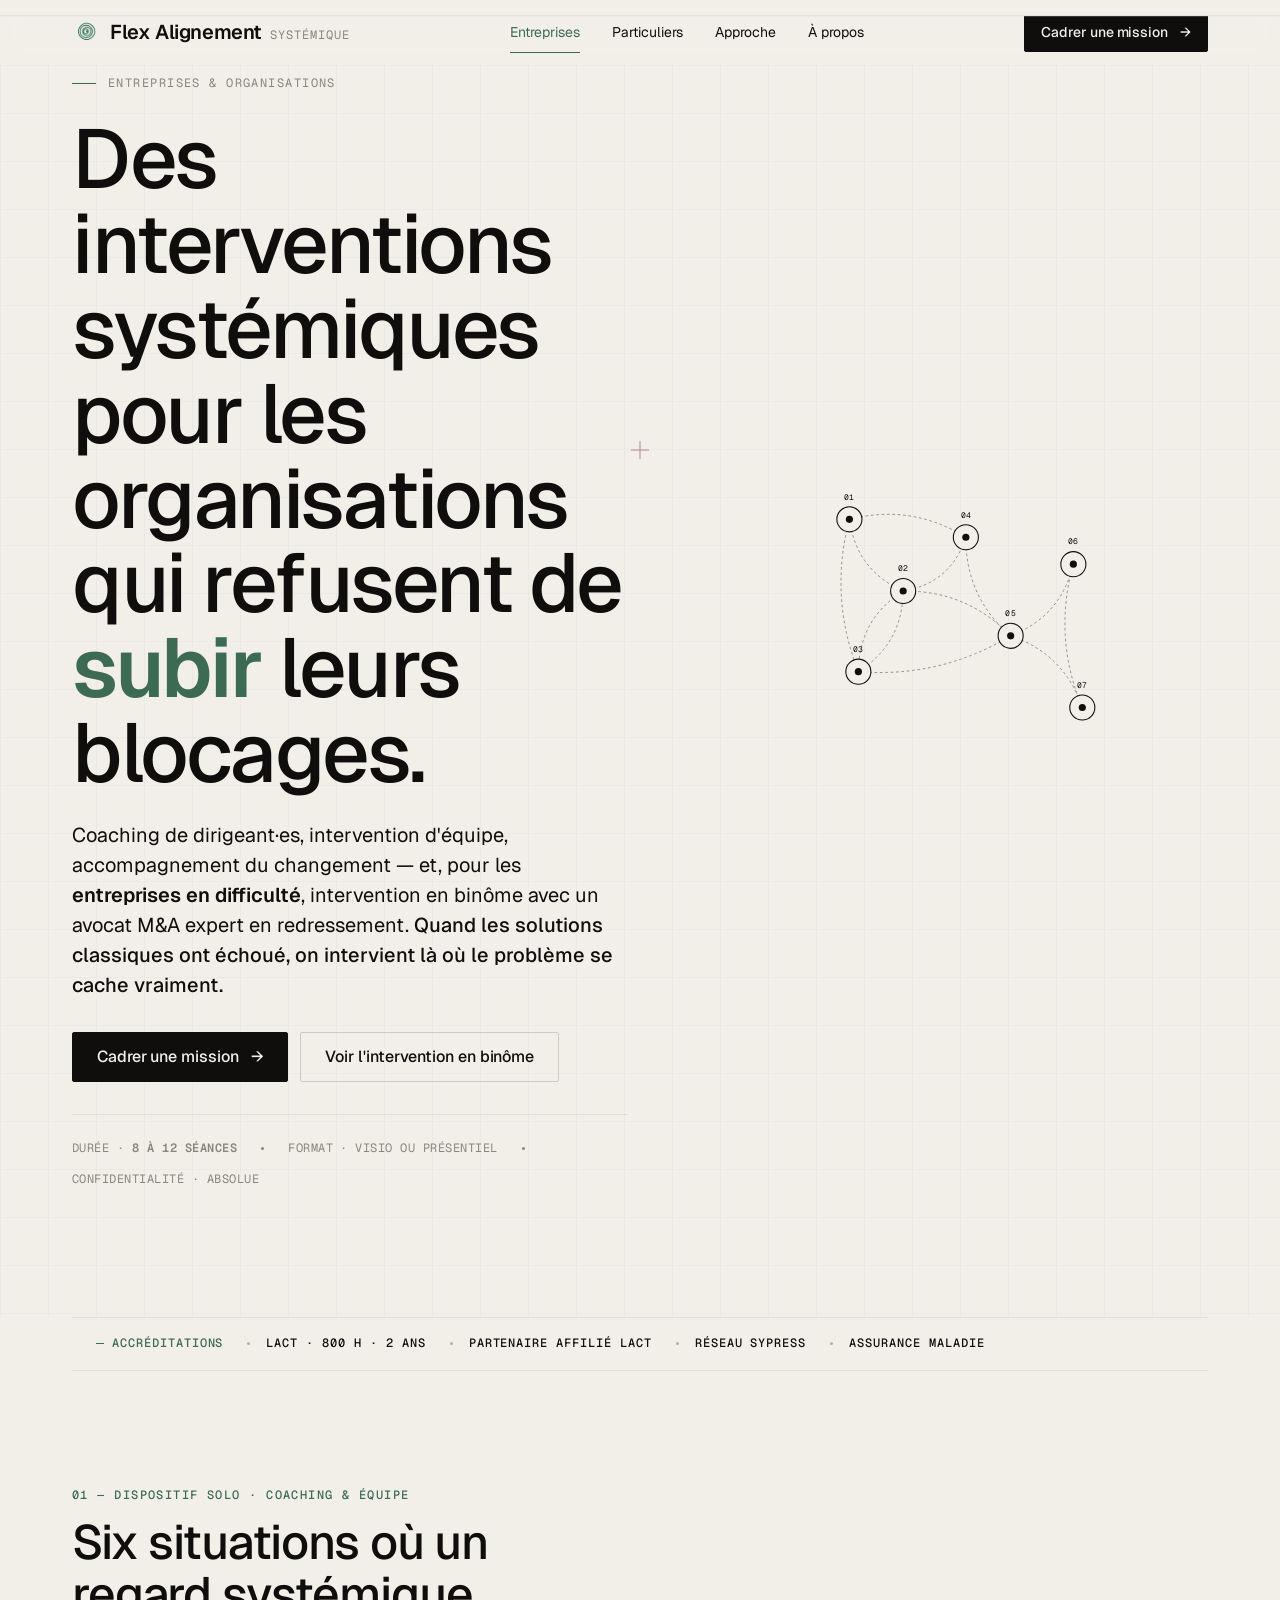
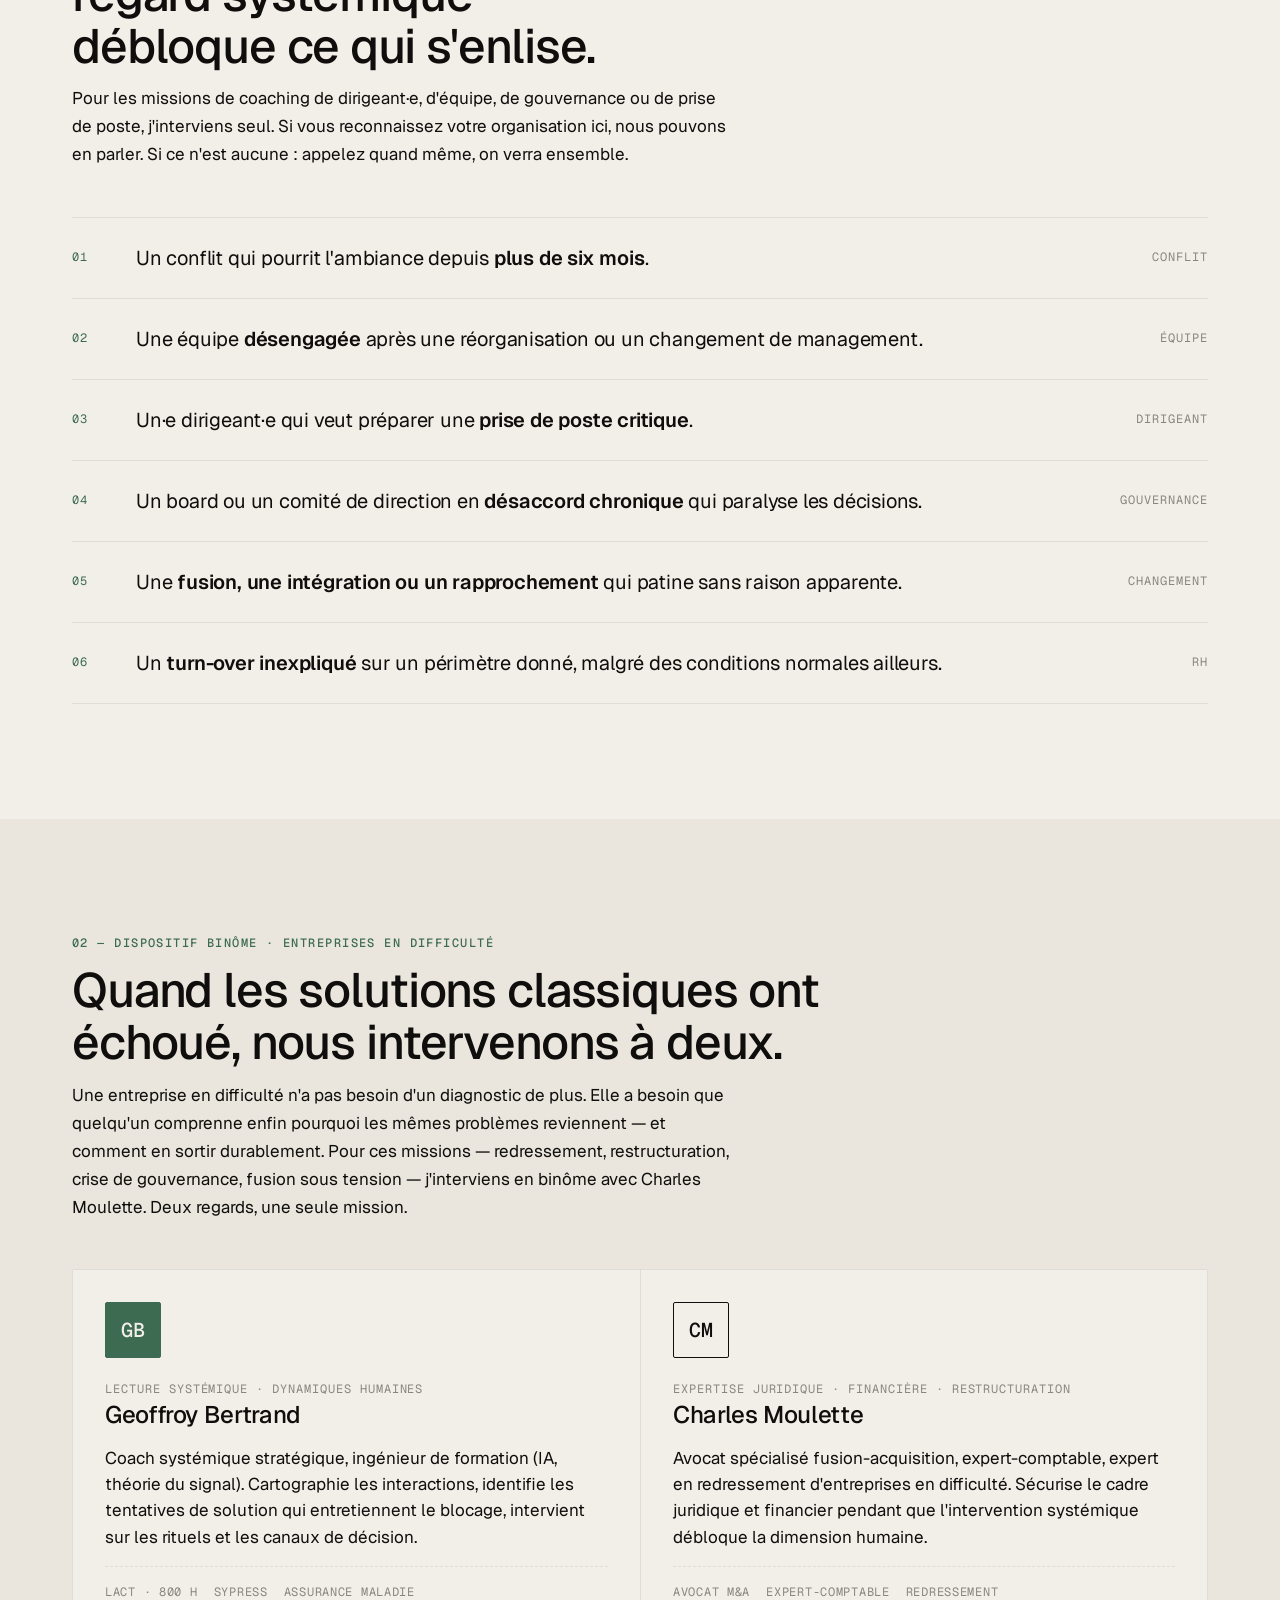
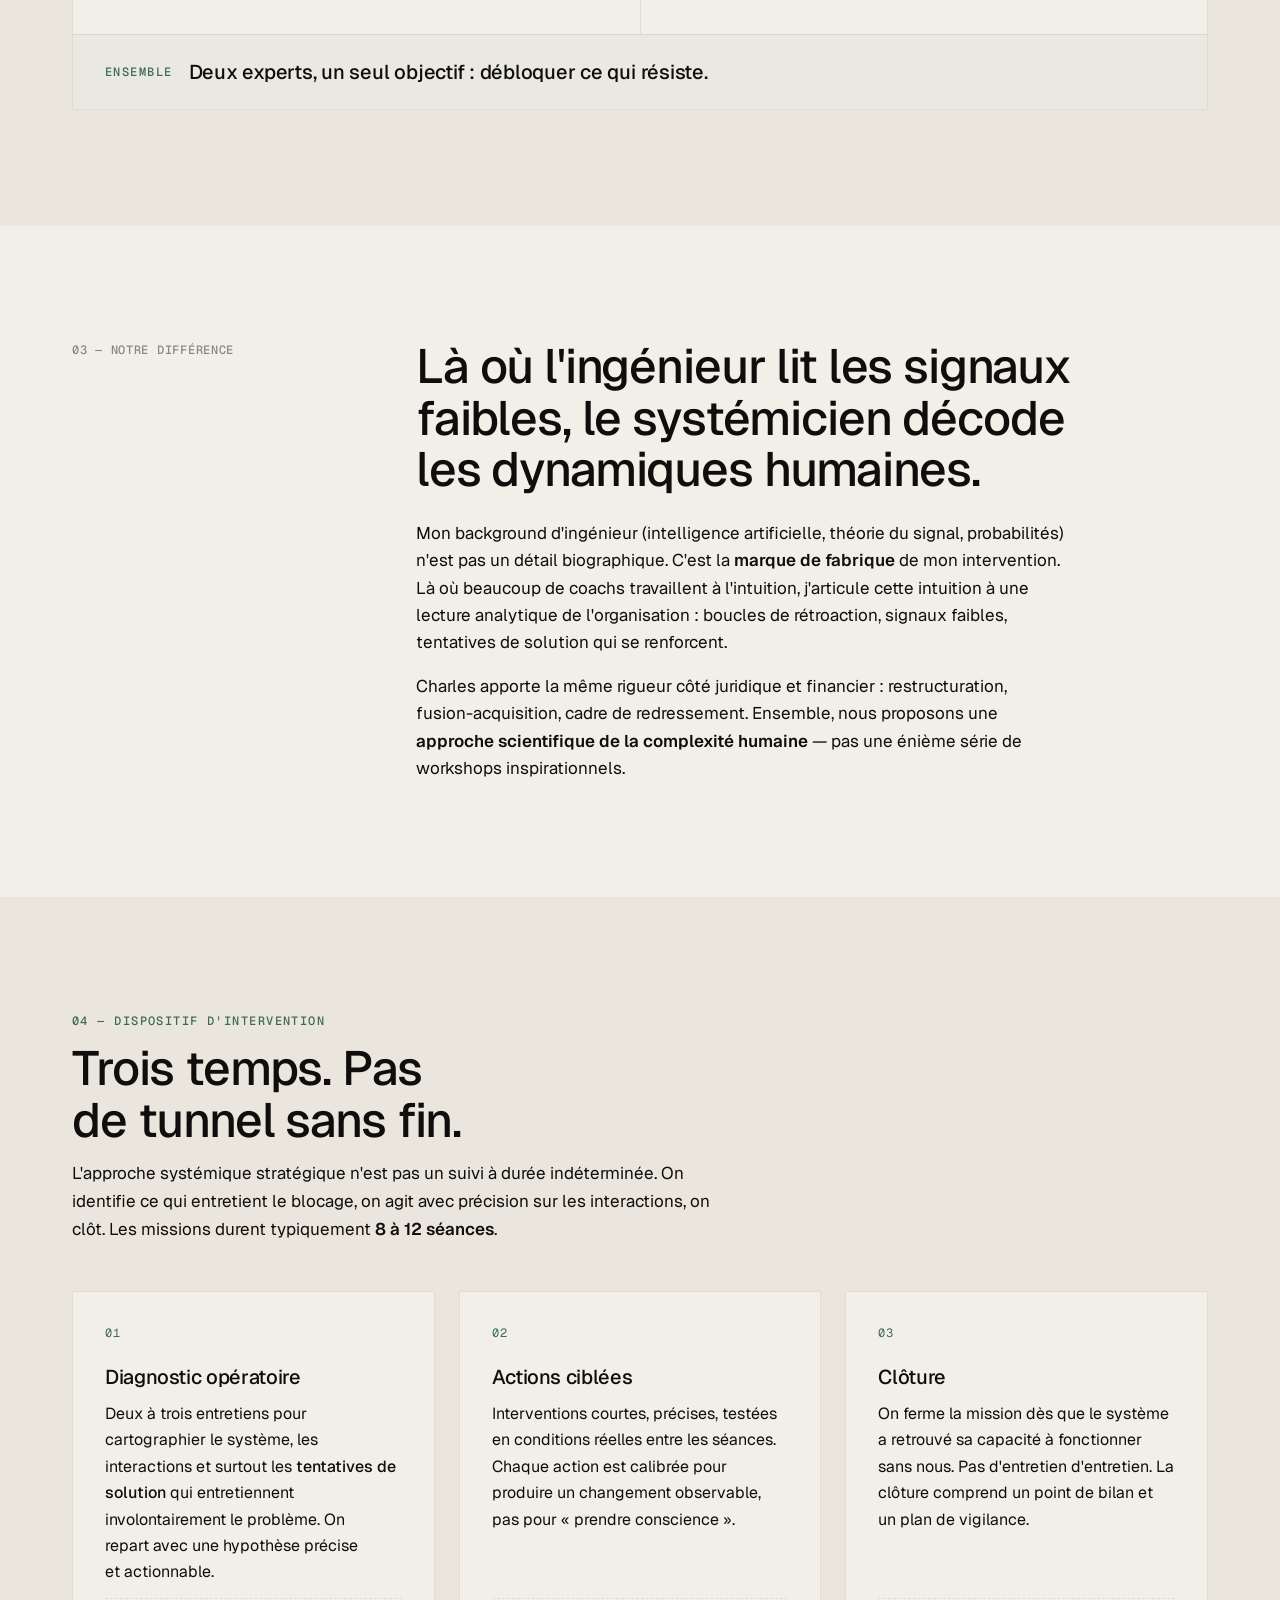
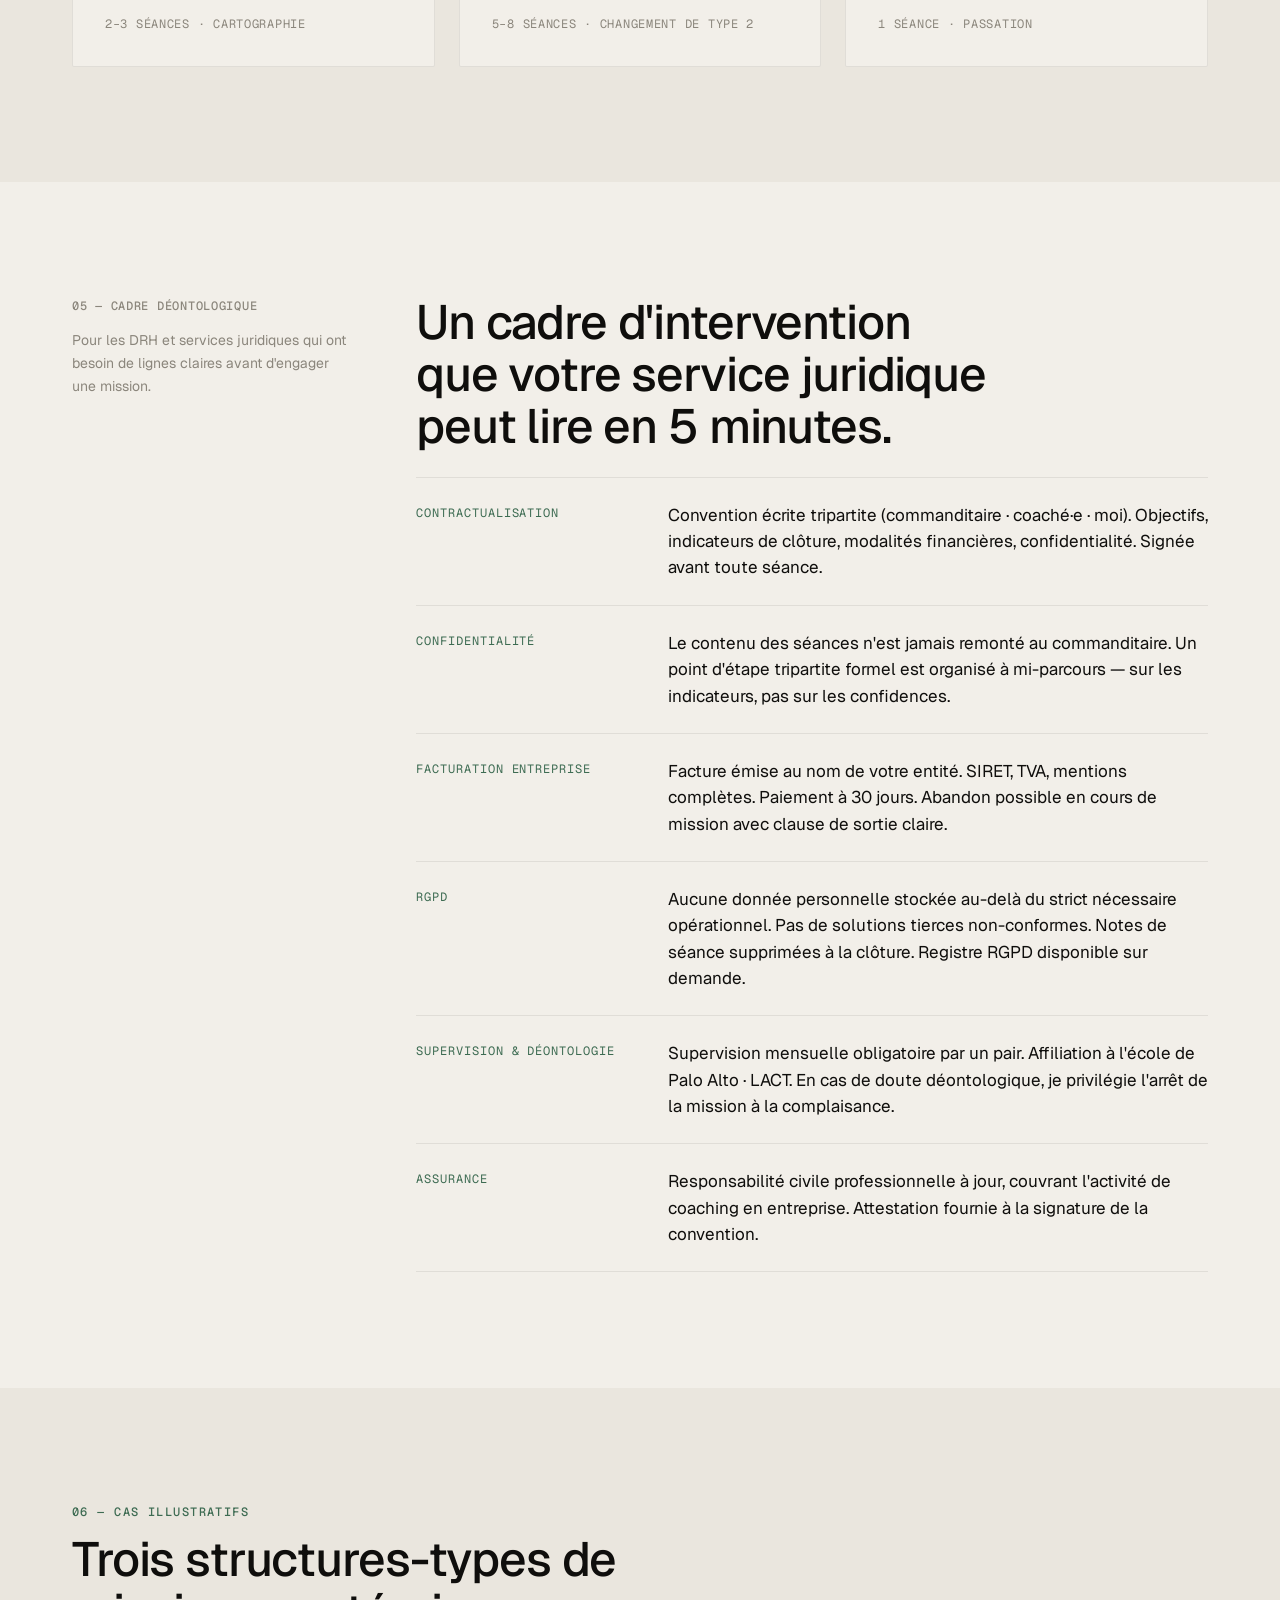
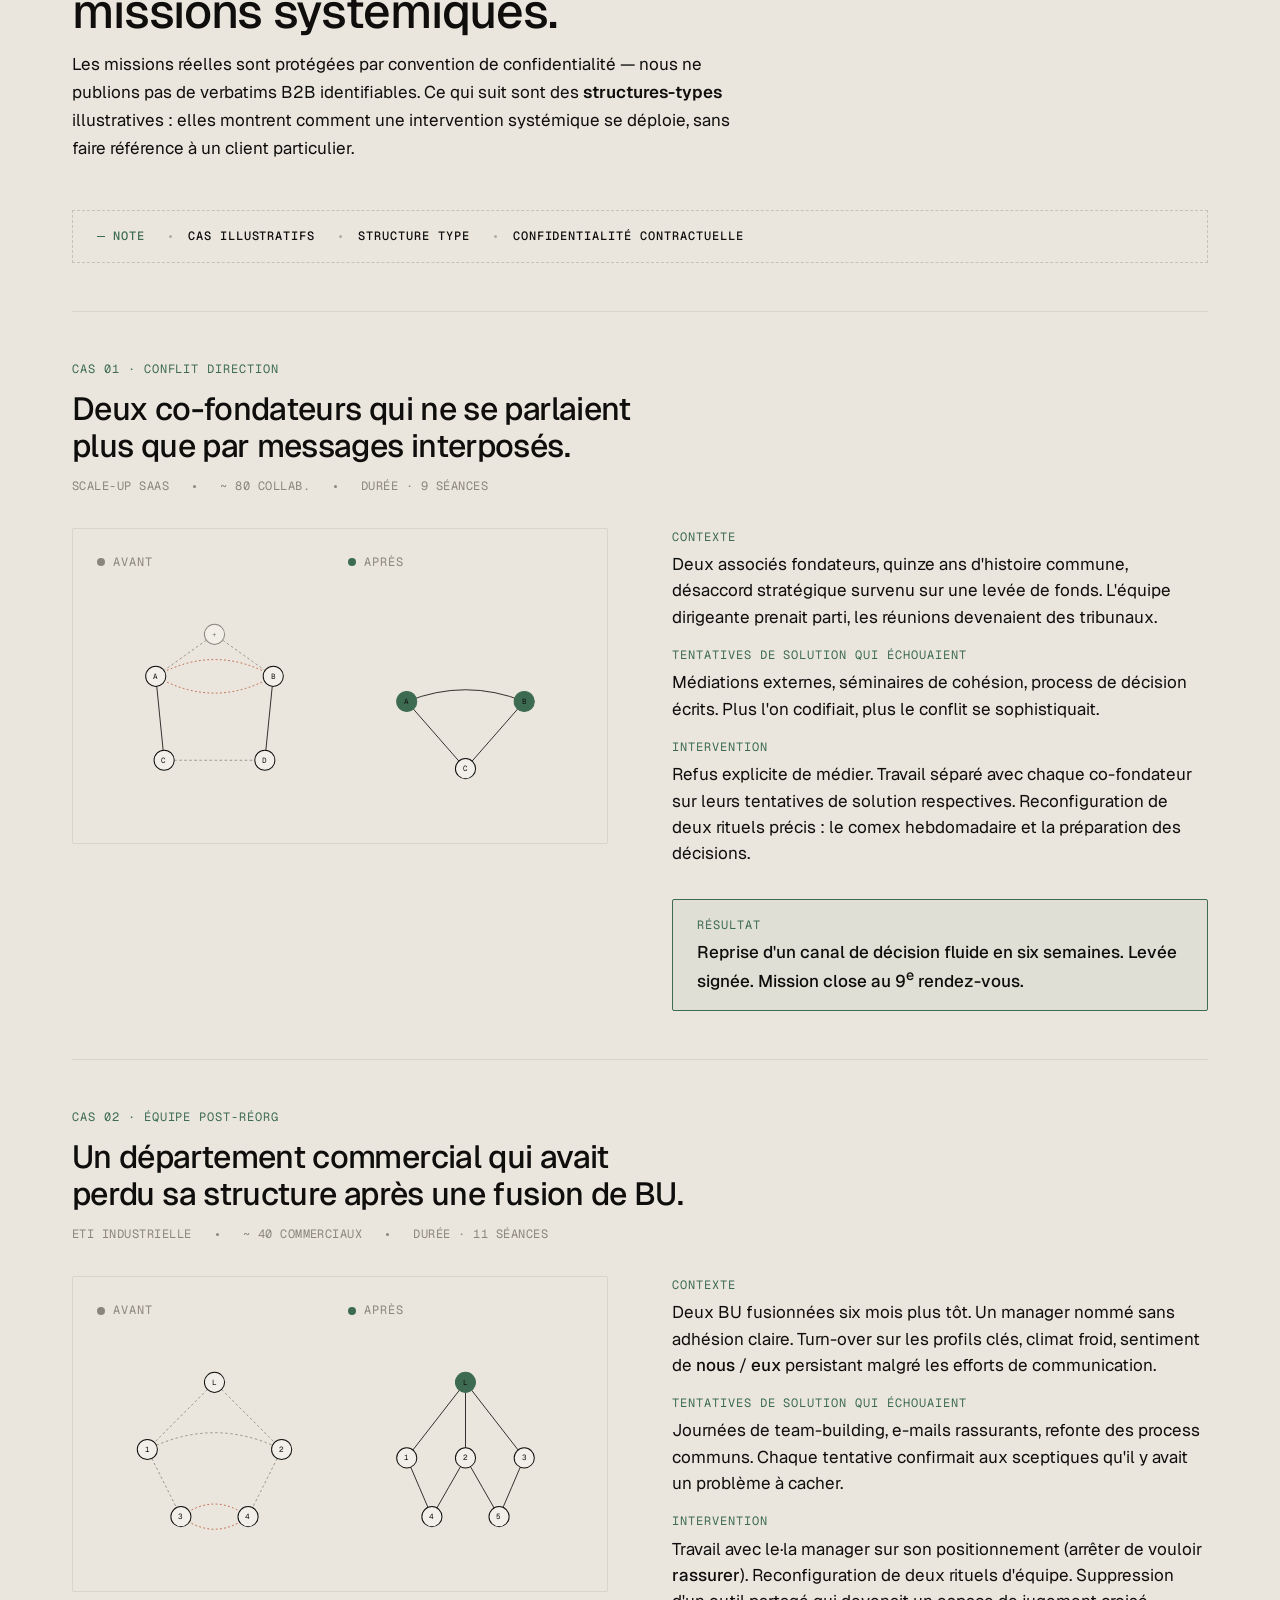
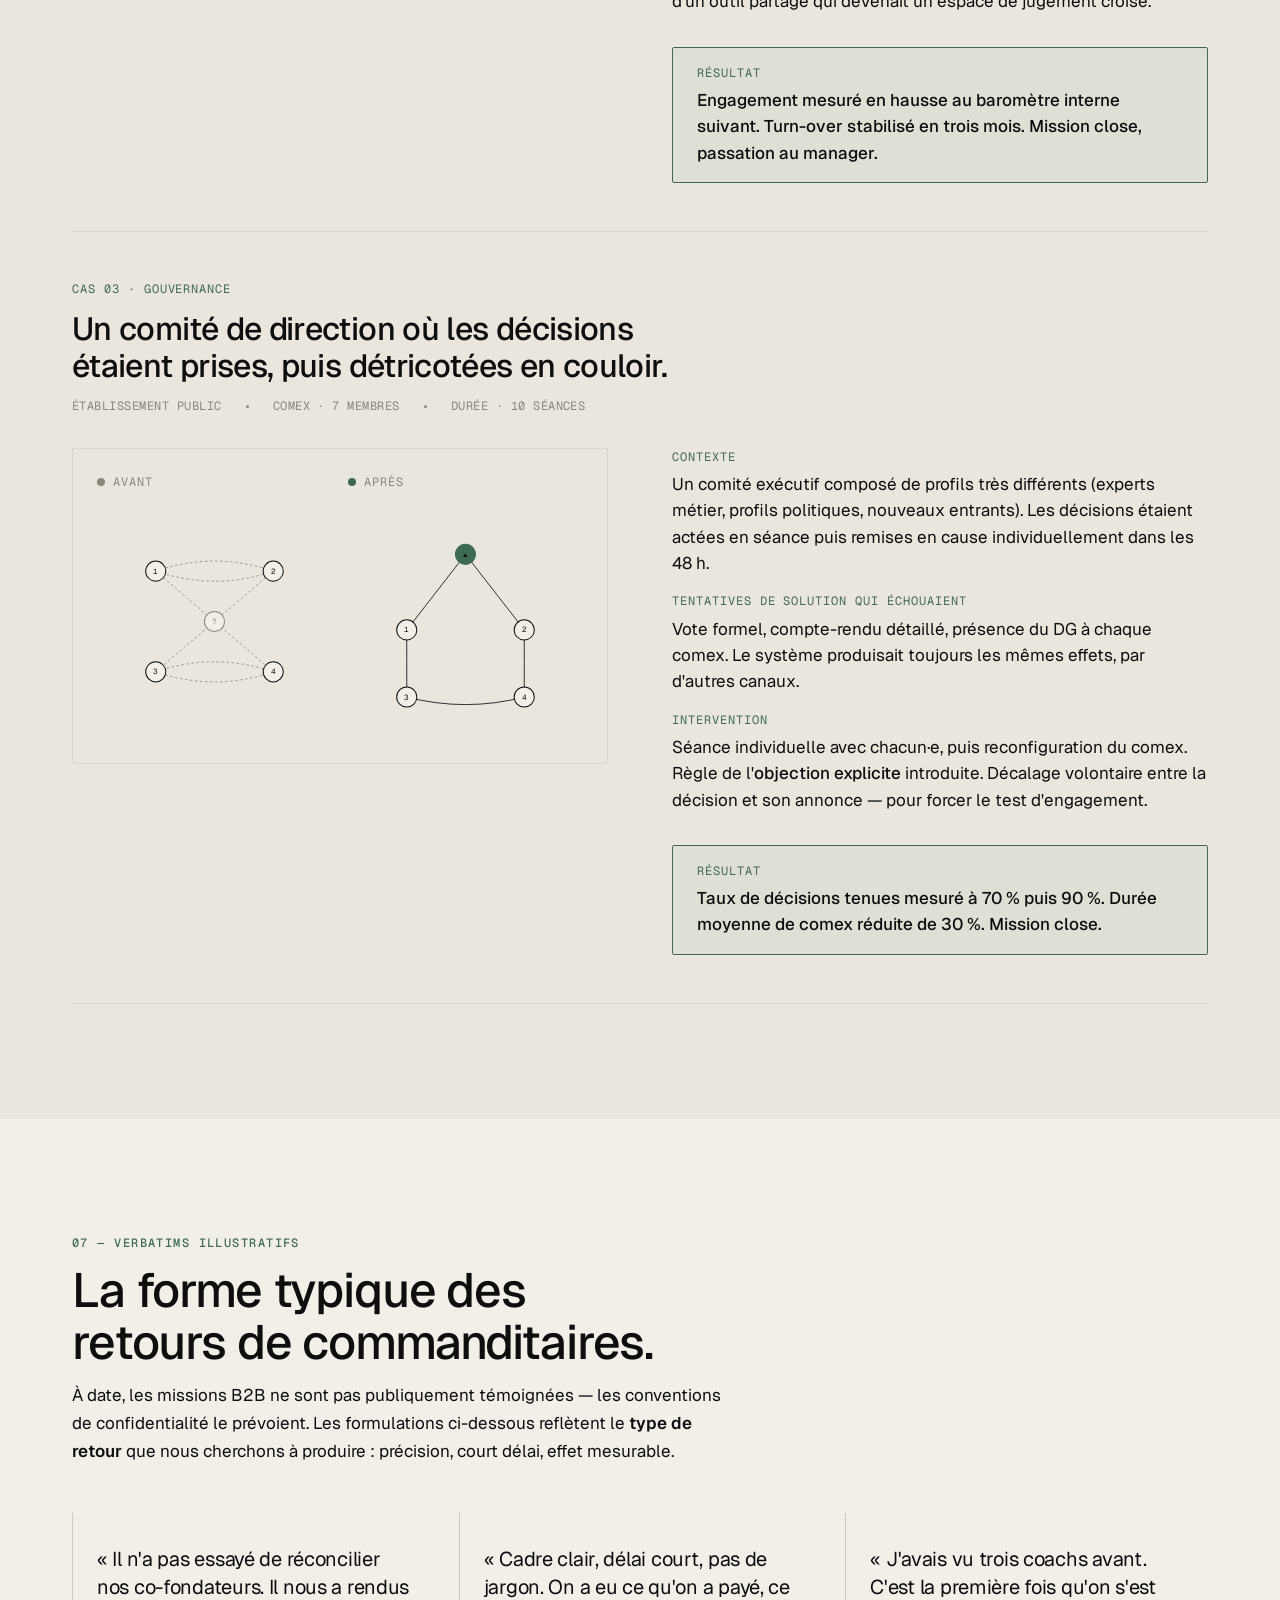
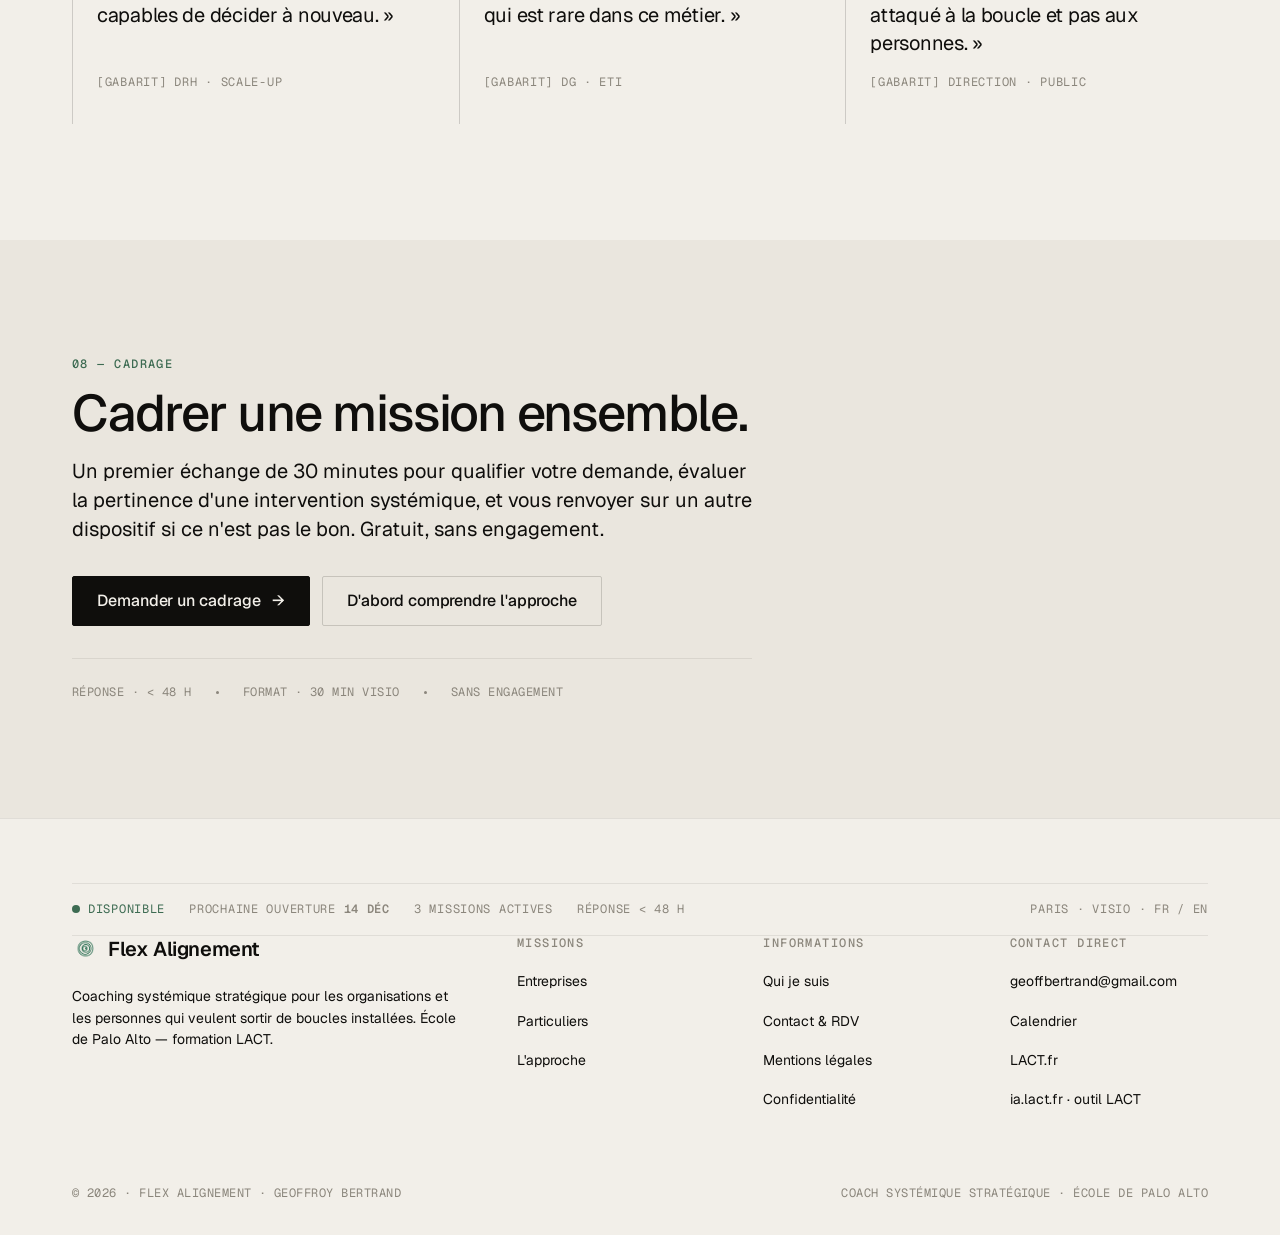
<file: entreprises.html>
<!DOCTYPE html>
<html lang="fr">
<head>
  <meta charset="UTF-8">
  <meta name="viewport" content="width=device-width, initial-scale=1.0">
  <title>Coaching & interventions systémiques pour entreprises — Flex Alignement</title>
  <meta name="description" content="Coaching de dirigeant·es, intervention d'équipe, résolution de conflits, accompagnement du changement. Cadre clair, méthode systémique stratégique, résultats mesurables en 8 à 12 séances.">

  <meta property="og:type" content="website">
  <meta property="og:title" content="Interventions systémiques pour les organisations qui refusent de subir leurs blocages">
  <meta property="og:description" content="Coaching de dirigeant·es, équipes, résolution de conflits. Méthode Palo Alto — LACT. 8 à 12 séances typiques.">
  <meta property="og:url" content="https://flexalignement.com/entreprises.html">
  <meta name="twitter:card" content="summary_large_image">

  <link rel="icon" type="image/png" href="images/Logo.png">
  <link rel="preconnect" href="https://fonts.googleapis.com">
  <link rel="preconnect" href="https://fonts.gstatic.com" crossorigin>
  <link rel="stylesheet" href="assets/css/main.css">

  <script type="application/ld+json">
  {
    "@context": "https://schema.org",
    "@type": "ProfessionalService",
    "name": "Flex Alignement — Coaching systémique stratégique",
    "description": "Interventions systémiques en entreprise : coaching de dirigeant·es, coaching d'équipe, résolution de conflits, accompagnement du changement.",
    "provider": {
      "@type": "Person",
      "name": "Geoffroy Bertrand",
      "jobTitle": "Coach systémique stratégique"
    },
    "areaServed": "France",
    "serviceType": [
      "Coaching de dirigeant",
      "Coaching d'équipe",
      "Résolution de conflits",
      "Accompagnement du changement"
    ]
  }
  </script>
</head>
<body>
  <a href="#main" class="skip-link">Aller au contenu</a>

  <header class="header" id="header">
    <nav class="nav" aria-label="Navigation principale">
      <a href="index.html" class="nav-brand" aria-label="Flex Alignement — accueil">
        <span class="nav-brand__logo" aria-hidden="true"><img src="images/Logo_Coach.gif" alt="" /></span>
        <span class="nav-brand__text">
          <span class="mark">Flex Alignement</span>
          <span class="sub">Systémique</span>
        </span>
      </a>
      <ul class="nav-links" role="list">
        <li><a href="entreprises.html">Entreprises</a></li>
        <li><a href="particuliers.html">Particuliers</a></li>
        <li><a href="approche.html">Approche</a></li>
        <li><a href="a-propos.html">À propos</a></li>
      </ul>
      <div class="nav-cta">
        <a href="contact.html#entreprise" class="btn btn--primary btn--sm">Cadrer une mission <span class="arrow" aria-hidden="true">→</span></a>
      </div>
      <button class="nav-toggle" aria-expanded="false" aria-controls="nav-mobile" aria-label="Menu">
        <svg viewBox="0 0 18 18" fill="none" aria-hidden="true">
          <line class="bar bar1" x1="2" y1="4" x2="16" y2="4" stroke="currentColor" stroke-width="1.5"/>
          <line class="bar bar2" x1="2" y1="9" x2="16" y2="9" stroke="currentColor" stroke-width="1.5"/>
          <line class="bar bar3" x1="2" y1="14" x2="16" y2="14" stroke="currentColor" stroke-width="1.5"/>
        </svg>
      </button>
    </nav>
    <div class="nav-mobile" id="nav-mobile" data-open="false">
      <ul role="list">
        <li><a href="entreprises.html">Entreprises</a></li>
        <li><a href="particuliers.html">Particuliers</a></li>
        <li><a href="approche.html">Approche</a></li>
        <li><a href="a-propos.html">À propos</a></li>
        <li><a href="contact.html">Contact</a></li>
      </ul>
      <a href="contact.html#entreprise" class="btn btn--primary nav-cta-mobile">Cadrer une mission <span class="arrow" aria-hidden="true">→</span></a>
    </div>
  </header>

  <main id="main">

    <!-- ============================================================
         HERO — décideur
         ============================================================ -->
    <section class="hero hero--up grid-bg" aria-labelledby="hero-title">
      <div class="container hero__inner">
        <div>
          <span class="kicker">Entreprises &amp; organisations</span>
          <h1 id="hero-title" class="hero__title">
            Des interventions systémiques pour les organisations qui refusent de <span class="signal-word">subir</span> leurs blocages.
          </h1>
          <p class="hero__lede">
            Coaching de dirigeant·es, intervention d'équipe, accompagnement du changement — et, pour les <strong>entreprises en difficulté</strong>, intervention en binôme avec un avocat M&amp;A expert en redressement. <em>Quand les solutions classiques ont échoué, on intervient là où le problème se cache vraiment.</em>
          </p>
          <div class="hero__cta">
            <a href="#cadrer" class="btn btn--primary">Cadrer une mission <span class="arrow" aria-hidden="true">→</span></a>
            <a href="#binome" class="btn btn--ghost">Voir l'intervention en binôme</a>
          </div>
          <div class="hero__meta">
            <div class="mono-line">
              <span>DURÉE · <strong>8 À 12 SÉANCES</strong></span>
              <span class="dot" aria-hidden="true"></span>
              <span>FORMAT · VISIO OU PRÉSENTIEL</span>
              <span class="dot" aria-hidden="true"></span>
              <span>CONFIDENTIALITÉ · ABSOLUE</span>
            </div>
          </div>
        </div>
        <div class="hero__diagram" data-hero-diagram aria-hidden="true"></div>
      </div>
    </section>

    <!-- ============================================================
         CREDS STRIP — accréditations
         ============================================================ -->
    <div class="container" style="padding-top: 0;">
      <div class="creds-strip reveal" aria-label="Accréditations professionnelles">
        <span class="creds-strip__label">Accréditations</span>
        <span class="creds-strip__item">LACT · 800 H · 2 ANS</span>
        <span class="creds-strip__item">PARTENAIRE AFFILIÉ LACT</span>
        <span class="creds-strip__item">RÉSEAU SYPRESS</span>
        <span class="creds-strip__item">ASSURANCE MALADIE</span>
      </div>
    </div>

    <!-- ============================================================
         01 — DISPOSITIF SOLO
         ============================================================ -->
    <section class="section" aria-labelledby="situations-title">
      <div class="container">
        <div class="section-head reveal">
          <span class="section-number">01 — DISPOSITIF SOLO · COACHING &amp; ÉQUIPE</span>
          <h2 id="situations-title">Six situations où un regard systémique débloque ce qui s'enlise.</h2>
          <p>Pour les missions de coaching de dirigeant·e, d'équipe, de gouvernance ou de prise de poste, j'interviens seul. Si vous reconnaissez votre organisation ici, nous pouvons en parler. Si ce n'est aucune : appelez quand même, on verra ensemble.</p>
        </div>

        <ol class="situation-list reveal" role="list">
          <li>
            <span class="num">01</span>
            <span class="txt">Un conflit qui pourrit l'ambiance depuis <strong>plus de six mois</strong>.</span>
            <span class="tag">CONFLIT</span>
          </li>
          <li>
            <span class="num">02</span>
            <span class="txt">Une équipe <strong>désengagée</strong> après une réorganisation ou un changement de management.</span>
            <span class="tag">ÉQUIPE</span>
          </li>
          <li>
            <span class="num">03</span>
            <span class="txt">Un·e dirigeant·e qui veut préparer une <strong>prise de poste critique</strong>.</span>
            <span class="tag">DIRIGEANT</span>
          </li>
          <li>
            <span class="num">04</span>
            <span class="txt">Un board ou un comité de direction en <strong>désaccord chronique</strong> qui paralyse les décisions.</span>
            <span class="tag">GOUVERNANCE</span>
          </li>
          <li>
            <span class="num">05</span>
            <span class="txt">Une <strong>fusion, une intégration ou un rapprochement</strong> qui patine sans raison apparente.</span>
            <span class="tag">CHANGEMENT</span>
          </li>
          <li>
            <span class="num">06</span>
            <span class="txt">Un <strong>turn-over inexpliqué</strong> sur un périmètre donné, malgré des conditions normales ailleurs.</span>
            <span class="tag">RH</span>
          </li>
        </ol>
      </div>
    </section>

    <!-- ============================================================
         02 — DISPOSITIF BINÔME · ENTREPRISES EN DIFFICULTÉ
         ============================================================ -->
    <section class="section section--alt" id="binome" aria-labelledby="binome-title">
      <div class="container">
        <div class="section-head reveal" style="max-width: 780px;">
          <span class="section-number">02 — DISPOSITIF BINÔME · ENTREPRISES EN DIFFICULTÉ</span>
          <h2 id="binome-title">Quand les solutions classiques ont échoué, nous intervenons à deux.</h2>
          <p>Une entreprise en difficulté n'a pas besoin d'un diagnostic de plus. Elle a besoin que quelqu'un comprenne enfin pourquoi les mêmes problèmes reviennent — et comment en sortir durablement. Pour ces missions — redressement, restructuration, crise de gouvernance, fusion sous tension — j'interviens en binôme avec Charles Moulette. Deux regards, une seule mission.</p>
        </div>

        <div class="duo-card reveal">
          <div class="duo-card__person duo-card__person--primary">
            <span class="duo-card__mono">GB</span>
            <div>
              <span class="duo-card__role">Lecture systémique · dynamiques humaines</span>
              <h3 class="duo-card__name">Geoffroy Bertrand</h3>
            </div>
            <p class="duo-card__desc">Coach systémique stratégique, ingénieur de formation (IA, théorie du signal). Cartographie les interactions, identifie les tentatives de solution qui entretiennent le blocage, intervient sur les rituels et les canaux de décision.</p>
            <div class="duo-card__tags">
              <span>LACT · 800 H</span>
              <span>SYPRESS</span>
              <span>ASSURANCE MALADIE</span>
            </div>
          </div>
          <div class="duo-card__person">
            <span class="duo-card__mono">CM</span>
            <div>
              <span class="duo-card__role">Expertise juridique · financière · restructuration</span>
              <h3 class="duo-card__name">Charles Moulette</h3>
            </div>
            <p class="duo-card__desc">Avocat spécialisé fusion-acquisition, expert-comptable, expert en redressement d'entreprises en difficulté. Sécurise le cadre juridique et financier pendant que l'intervention systémique débloque la dimension humaine.</p>
            <div class="duo-card__tags">
              <span>AVOCAT M&amp;A</span>
              <span>EXPERT-COMPTABLE</span>
              <span>REDRESSEMENT</span>
            </div>
          </div>
          <div class="duo-card__promise">
            <span class="duo-card__promise-text">Deux experts, un seul objectif : débloquer ce qui résiste.</span>
          </div>
        </div>
      </div>
    </section>

    <!-- ============================================================
         03 — NOTRE DIFFÉRENCE (ingénieur × systémicien)
         ============================================================ -->
    <section class="section" aria-labelledby="diff-title">
      <div class="container">
        <div class="split reveal">
          <aside class="split-aside">
            <span class="mono">03 — NOTRE DIFFÉRENCE</span>
          </aside>
          <div>
            <h2 id="diff-title" style="margin-bottom: var(--sp-5);">Là où l'ingénieur lit les signaux faibles, le systémicien décode les dynamiques humaines.</h2>
            <p style="font-size: var(--fs-md); line-height: 1.6; max-width: 60ch; margin-bottom: var(--sp-4);">
              Mon background d'ingénieur (intelligence artificielle, théorie du signal, probabilités) n'est pas un détail biographique. C'est la <strong>marque de fabrique</strong> de mon intervention. Là où beaucoup de coachs travaillent à l'intuition, j'articule cette intuition à une lecture analytique de l'organisation : boucles de rétroaction, signaux faibles, tentatives de solution qui se renforcent.
            </p>
            <p style="font-size: var(--fs-md); line-height: 1.6; max-width: 60ch;">
              Charles apporte la même rigueur côté juridique et financier : restructuration, fusion-acquisition, cadre de redressement. Ensemble, nous proposons une <strong>approche scientifique de la complexité humaine</strong> — pas une énième série de workshops inspirationnels.
            </p>
          </div>
        </div>
      </div>
    </section>

    <!-- ============================================================
         04 — DISPOSITIF D'INTERVENTION
         ============================================================ -->
    <section class="section section--alt" id="dispositif" aria-labelledby="dispositif-title">
      <div class="container">
        <div class="section-head reveal">
          <span class="section-number">04 — DISPOSITIF D'INTERVENTION</span>
          <h2 id="dispositif-title">Trois temps. Pas de tunnel sans fin.</h2>
          <p>L'approche systémique stratégique n'est pas un suivi à durée indéterminée. On identifie ce qui entretient le blocage, on agit avec précision sur les interactions, on clôt. Les missions durent typiquement <strong>8 à 12 séances</strong>.</p>
        </div>

        <div class="process reveal">
          <article class="process__step">
            <h3>Diagnostic opératoire</h3>
            <p>Deux à trois entretiens pour cartographier le système, les interactions et surtout les <em>tentatives de solution</em> qui entretiennent involontairement le problème. On repart avec une hypothèse précise et actionnable.</p>
            <span class="meta">2–3 SÉANCES · CARTOGRAPHIE</span>
          </article>
          <article class="process__step">
            <h3>Actions ciblées</h3>
            <p>Interventions courtes, précises, testées en conditions réelles entre les séances. Chaque action est calibrée pour produire un changement observable, pas pour « prendre conscience ».</p>
            <span class="meta">5–8 SÉANCES · CHANGEMENT DE TYPE 2</span>
          </article>
          <article class="process__step">
            <h3>Clôture</h3>
            <p>On ferme la mission dès que le système a retrouvé sa capacité à fonctionner sans nous. Pas d'entretien d'entretien. La clôture comprend un point de bilan et un plan de vigilance.</p>
            <span class="meta">1 SÉANCE · PASSATION</span>
          </article>
        </div>
      </div>
    </section>

    <!-- ============================================================
         05 — POUR LES DRH — CADRE
         ============================================================ -->
    <section class="section" aria-labelledby="cadre-title">
      <div class="container">
        <div class="split reveal">
          <aside class="split-aside">
            <span class="mono">05 — CADRE DÉONTOLOGIQUE</span>
            <p style="color: var(--c-system); font-size: var(--fs-sm); margin-top: var(--sp-3);">Pour les DRH et services juridiques qui ont besoin de lignes claires avant d'engager une mission.</p>
          </aside>
          <div>
            <h2 id="cadre-title" style="margin-bottom: var(--sp-5);">Un cadre d'intervention que votre service juridique peut lire en 5 minutes.</h2>

            <dl class="cadre-list">
              <div class="cadre-item">
                <dt>Contractualisation</dt>
                <dd>Convention écrite tripartite (commanditaire · coaché·e · moi). Objectifs, indicateurs de clôture, modalités financières, confidentialité. Signée avant toute séance.</dd>
              </div>
              <div class="cadre-item">
                <dt>Confidentialité</dt>
                <dd>Le contenu des séances n'est jamais remonté au commanditaire. Un point d'étape tripartite formel est organisé à mi-parcours — sur les indicateurs, pas sur les confidences.</dd>
              </div>
              <div class="cadre-item">
                <dt>Facturation entreprise</dt>
                <dd>Facture émise au nom de votre entité. SIRET, TVA, mentions complètes. Paiement à 30 jours. Abandon possible en cours de mission avec clause de sortie claire.</dd>
              </div>
              <div class="cadre-item">
                <dt>RGPD</dt>
                <dd>Aucune donnée personnelle stockée au-delà du strict nécessaire opérationnel. Pas de solutions tierces non-conformes. Notes de séance supprimées à la clôture. Registre RGPD disponible sur demande.</dd>
              </div>
              <div class="cadre-item">
                <dt>Supervision &amp; déontologie</dt>
                <dd>Supervision mensuelle obligatoire par un pair. Affiliation à l'école de Palo Alto · LACT. En cas de doute déontologique, je privilégie l'arrêt de la mission à la complaisance.</dd>
              </div>
              <div class="cadre-item">
                <dt>Assurance</dt>
                <dd>Responsabilité civile professionnelle à jour, couvrant l'activité de coaching en entreprise. Attestation fournie à la signature de la convention.</dd>
              </div>
            </dl>
          </div>
        </div>
      </div>
    </section>

    <style>
      .cadre-list { display: grid; gap: 0; border-top: 1px solid var(--c-line); }
      .cadre-item { display: grid; gap: var(--sp-2); padding: var(--sp-5) 0; border-bottom: 1px solid var(--c-line); grid-template-columns: 1fr; }
      @media (min-width: 800px) { .cadre-item { grid-template-columns: 220px 1fr; gap: var(--sp-6); } }
      .cadre-item dt { font-family: var(--f-mono); font-size: var(--fs-xs); letter-spacing: 0.08em; text-transform: uppercase; color: var(--c-signal); padding-top: 2px; }
      .cadre-item dd { font-size: var(--fs-md); line-height: 1.55; color: var(--c-ink); }
    </style>

    <!-- ============================================================
         06 — CAS ILLUSTRATIFS
         ============================================================ -->
    <section class="section section--alt" aria-labelledby="cas-title">
      <div class="container">
        <div class="section-head reveal">
          <span class="section-number">06 — CAS ILLUSTRATIFS</span>
          <h2 id="cas-title">Trois structures-types de missions systémiques.</h2>
          <p>Les missions réelles sont protégées par convention de confidentialité — nous ne publions pas de verbatims B2B identifiables. Ce qui suit sont des <strong>structures-types</strong> illustratives : elles montrent comment une intervention systémique se déploie, sans faire référence à un client particulier.</p>
        </div>

        <div class="creds-strip reveal" style="margin-bottom: var(--sp-7); border: 1px dashed var(--c-line-hi); background: transparent;">
          <span class="creds-strip__label">NOTE</span>
          <span class="creds-strip__item">CAS ILLUSTRATIFS</span>
          <span class="creds-strip__item">STRUCTURE TYPE</span>
          <span class="creds-strip__item">CONFIDENTIALITÉ CONTRACTUELLE</span>
        </div>

        <article class="case reveal">
          <header class="case__head">
            <span class="case__tag">CAS 01 · CONFLIT DIRECTION</span>
            <h3 class="case__title">Deux co-fondateurs qui ne se parlaient plus que par messages interposés.</h3>
            <div class="mono-line">
              <span>SCALE-UP SAAS</span>
              <span class="dot" aria-hidden="true"></span>
              <span>~ 80 COLLAB.</span>
              <span class="dot" aria-hidden="true"></span>
              <span>DURÉE · 9 SÉANCES</span>
            </div>
          </header>

          <div class="case__body">
            <div class="case__diagrams">
              <div class="case__diagram-wrap">
                <span class="case__diagram-label">AVANT</span>
                <svg data-case-diagram="conflict-before"></svg>
              </div>
              <div class="case__diagram-wrap">
                <span class="case__diagram-label" data-state="after">APRÈS</span>
                <svg data-case-diagram="conflict-after"></svg>
              </div>
            </div>

            <dl class="case__narrative">
              <div>
                <dt>Contexte</dt>
                <dd>Deux associés fondateurs, quinze ans d'histoire commune, désaccord stratégique survenu sur une levée de fonds. L'équipe dirigeante prenait parti, les réunions devenaient des tribunaux.</dd>
              </div>
              <div>
                <dt>Tentatives de solution qui échouaient</dt>
                <dd>Médiations externes, séminaires de cohésion, process de décision écrits. Plus l'on codifiait, plus le conflit se sophistiquait.</dd>
              </div>
              <div>
                <dt>Intervention</dt>
                <dd>Refus explicite de médier. Travail séparé avec chaque co-fondateur sur leurs tentatives de solution respectives. Reconfiguration de deux rituels précis : le comex hebdomadaire et la préparation des décisions.</dd>
              </div>
              <div class="case__outcome">
                <dt>Résultat</dt>
                <dd>Reprise d'un canal de décision fluide en six semaines. Levée signée. Mission close au 9<sup>e</sup> rendez-vous.</dd>
              </div>
            </dl>
          </div>
        </article>

        <article class="case reveal">
          <header class="case__head">
            <span class="case__tag">CAS 02 · ÉQUIPE POST-RÉORG</span>
            <h3 class="case__title">Un département commercial qui avait perdu sa structure après une fusion de BU.</h3>
            <div class="mono-line">
              <span>ETI INDUSTRIELLE</span>
              <span class="dot" aria-hidden="true"></span>
              <span>~ 40 COMMERCIAUX</span>
              <span class="dot" aria-hidden="true"></span>
              <span>DURÉE · 11 SÉANCES</span>
            </div>
          </header>

          <div class="case__body">
            <div class="case__diagrams">
              <div class="case__diagram-wrap">
                <span class="case__diagram-label">AVANT</span>
                <svg data-case-diagram="team-before"></svg>
              </div>
              <div class="case__diagram-wrap">
                <span class="case__diagram-label" data-state="after">APRÈS</span>
                <svg data-case-diagram="team-after"></svg>
              </div>
            </div>

            <dl class="case__narrative">
              <div>
                <dt>Contexte</dt>
                <dd>Deux BU fusionnées six mois plus tôt. Un manager nommé sans adhésion claire. Turn-over sur les profils clés, climat froid, sentiment de <em>nous</em> / <em>eux</em> persistant malgré les efforts de communication.</dd>
              </div>
              <div>
                <dt>Tentatives de solution qui échouaient</dt>
                <dd>Journées de team-building, e-mails rassurants, refonte des process communs. Chaque tentative confirmait aux sceptiques qu'il y avait un problème à cacher.</dd>
              </div>
              <div>
                <dt>Intervention</dt>
                <dd>Travail avec le·la manager sur son positionnement (arrêter de vouloir <em>rassurer</em>). Reconfiguration de deux rituels d'équipe. Suppression d'un outil partagé qui devenait un espace de jugement croisé.</dd>
              </div>
              <div class="case__outcome">
                <dt>Résultat</dt>
                <dd>Engagement mesuré en hausse au baromètre interne suivant. Turn-over stabilisé en trois mois. Mission close, passation au manager.</dd>
              </div>
            </dl>
          </div>
        </article>

        <article class="case reveal">
          <header class="case__head">
            <span class="case__tag">CAS 03 · GOUVERNANCE</span>
            <h3 class="case__title">Un comité de direction où les décisions étaient prises, puis détricotées en couloir.</h3>
            <div class="mono-line">
              <span>ÉTABLISSEMENT PUBLIC</span>
              <span class="dot" aria-hidden="true"></span>
              <span>COMEX · 7 MEMBRES</span>
              <span class="dot" aria-hidden="true"></span>
              <span>DURÉE · 10 SÉANCES</span>
            </div>
          </header>

          <div class="case__body">
            <div class="case__diagrams">
              <div class="case__diagram-wrap">
                <span class="case__diagram-label">AVANT</span>
                <svg data-case-diagram="board-before"></svg>
              </div>
              <div class="case__diagram-wrap">
                <span class="case__diagram-label" data-state="after">APRÈS</span>
                <svg data-case-diagram="board-after"></svg>
              </div>
            </div>

            <dl class="case__narrative">
              <div>
                <dt>Contexte</dt>
                <dd>Un comité exécutif composé de profils très différents (experts métier, profils politiques, nouveaux entrants). Les décisions étaient actées en séance puis remises en cause individuellement dans les 48 h.</dd>
              </div>
              <div>
                <dt>Tentatives de solution qui échouaient</dt>
                <dd>Vote formel, compte-rendu détaillé, présence du DG à chaque comex. Le système produisait toujours les mêmes effets, par d'autres canaux.</dd>
              </div>
              <div>
                <dt>Intervention</dt>
                <dd>Séance individuelle avec chacun·e, puis reconfiguration du comex. Règle de l'<em>objection explicite</em> introduite. Décalage volontaire entre la décision et son annonce — pour forcer le test d'engagement.</dd>
              </div>
              <div class="case__outcome">
                <dt>Résultat</dt>
                <dd>Taux de décisions tenues mesuré à 70 % puis 90 %. Durée moyenne de comex réduite de 30 %. Mission close.</dd>
              </div>
            </dl>
          </div>
        </article>
      </div>
    </section>

    <!-- ============================================================
         07 — VERBATIMS (ILLUSTRATIFS)
         ============================================================ -->
    <section class="section" aria-labelledby="verbatims-title">
      <div class="container">
        <div class="section-head reveal">
          <span class="section-number">07 — VERBATIMS ILLUSTRATIFS</span>
          <h2 id="verbatims-title">La forme typique des retours de commanditaires.</h2>
          <p>À date, les missions B2B ne sont pas publiquement témoignées — les conventions de confidentialité le prévoient. Les formulations ci-dessous reflètent le <strong>type de retour</strong> que nous cherchons à produire : précision, court délai, effet mesurable.</p>
        </div>

        <div class="verbatim-grid reveal">
          <figure class="verbatim">
            <q>Il n'a pas essayé de réconcilier nos co-fondateurs. Il nous a rendus capables de décider à nouveau.</q>
            <figcaption class="who">[GABARIT] DRH · SCALE-UP</figcaption>
          </figure>
          <figure class="verbatim">
            <q>Cadre clair, délai court, pas de jargon. On a eu ce qu'on a payé, ce qui est rare dans ce métier.</q>
            <figcaption class="who">[GABARIT] DG · ETI</figcaption>
          </figure>
          <figure class="verbatim">
            <q>J'avais vu trois coachs avant. C'est la première fois qu'on s'est attaqué à la boucle et pas aux personnes.</q>
            <figcaption class="who">[GABARIT] DIRECTION · PUBLIC</figcaption>
          </figure>
        </div>
      </div>
    </section>

    <!-- ============================================================
         08 — CTA CADRAGE
         ============================================================ -->
    <section class="section section--alt" id="cadrer" aria-labelledby="cadrer-title">
      <div class="container">
        <div class="cta-block reveal">
          <span class="section-number">08 — CADRAGE</span>
          <h2 id="cadrer-title">Cadrer une mission ensemble.</h2>
          <p>Un premier échange de 30 minutes pour qualifier votre demande, évaluer la pertinence d'une intervention systémique, et vous renvoyer sur un autre dispositif si ce n'est pas le bon. Gratuit, sans engagement.</p>
          <div class="cta-actions">
            <a href="contact.html#entreprise" class="btn btn--primary">Demander un cadrage <span class="arrow" aria-hidden="true">→</span></a>
            <a href="approche.html" class="btn btn--ghost">D'abord comprendre l'approche</a>
          </div>
          <div class="mono-line cta-meta">
            <span>RÉPONSE · &lt; 48 H</span>
            <span class="dot" aria-hidden="true"></span>
            <span>FORMAT · 30 MIN VISIO</span>
            <span class="dot" aria-hidden="true"></span>
            <span>SANS ENGAGEMENT</span>
          </div>
        </div>
      </div>
    </section>

    <style>
      .cta-block { max-width: 680px; }
      .cta-block h2 { margin-bottom: var(--sp-4); font-size: clamp(2.2rem, 4vw, 3.2rem); }
      .cta-block p { font-size: var(--fs-lg); line-height: 1.45; margin-bottom: var(--sp-6); }
      .cta-actions { display: flex; flex-wrap: wrap; gap: var(--sp-3); margin-bottom: var(--sp-6); }
      .cta-meta { padding-top: var(--sp-5); border-top: 1px solid var(--c-line); }
    </style>

  </main>

  <!-- ============================================================
       FOOTER — identique sur toutes les pages
       ============================================================ -->
  <footer class="footer">
    <div class="container">
      <div class="statusbar" role="status" aria-live="polite">
        <span class="status-dot">DISPONIBLE</span>
        <span>PROCHAINE OUVERTURE <strong data-status-next>—</strong></span>
        <span>3 MISSIONS ACTIVES</span>
        <span>RÉPONSE &lt; 48 H</span>
        <span style="margin-left: auto;">PARIS · VISIO · FR / EN</span>
      </div>

      <div class="footer-grid">
        <div class="footer-brand">
          <div class="brand-block">
            <span class="brand-inline"><img src="images/Logo_Coach.gif" alt="" /><span class="mark">Flex Alignement</span></span>
          </div>
          <p>Coaching systémique stratégique pour les organisations et les personnes qui veulent sortir de boucles installées. École de Palo Alto — formation LACT.</p>
        </div>
        <div>
          <h4>Missions</h4>
          <ul>
            <li><a href="entreprises.html">Entreprises</a></li>
            <li><a href="particuliers.html">Particuliers</a></li>
            <li><a href="approche.html">L'approche</a></li>
          </ul>
        </div>
        <div>
          <h4>Informations</h4>
          <ul>
            <li><a href="a-propos.html">Qui je suis</a></li>
            <li><a href="contact.html">Contact &amp; RDV</a></li>
            <li><a href="mentions-legales.html">Mentions légales</a></li>
            <li><a href="politique-confidentialite.html">Confidentialité</a></li>
          </ul>
        </div>
        <div>
          <h4>Contact direct</h4>
          <ul>
            <li><a href="mailto:geoffbertrand@gmail.com">geoffbertrand@gmail.com</a></li>
            <li><a href="https://calendly.com/geoffbertrand/cadrage-30-min-entreprise" target="_blank" rel="noopener">Calendrier</a></li>
            <li><a href="https://lact.fr/" target="_blank" rel="noopener">LACT.fr</a></li>
            <li><a href="https://ia.lact.fr/" target="_blank" rel="noopener">ia.lact.fr · outil LACT</a></li>
          </ul>
        </div>
      </div>

      <div class="footer-bottom">
        <span>© <span data-year>2026</span> · FLEX ALIGNEMENT · GEOFFROY BERTRAND</span>
        <span>COACH SYSTÉMIQUE STRATÉGIQUE · ÉCOLE DE PALO ALTO</span>
      </div>
    </div>
  </footer>

  <script src="assets/js/main.js"></script>
  <script src="assets/js/diagrams.js"></script>
</body>
</html>
</file>
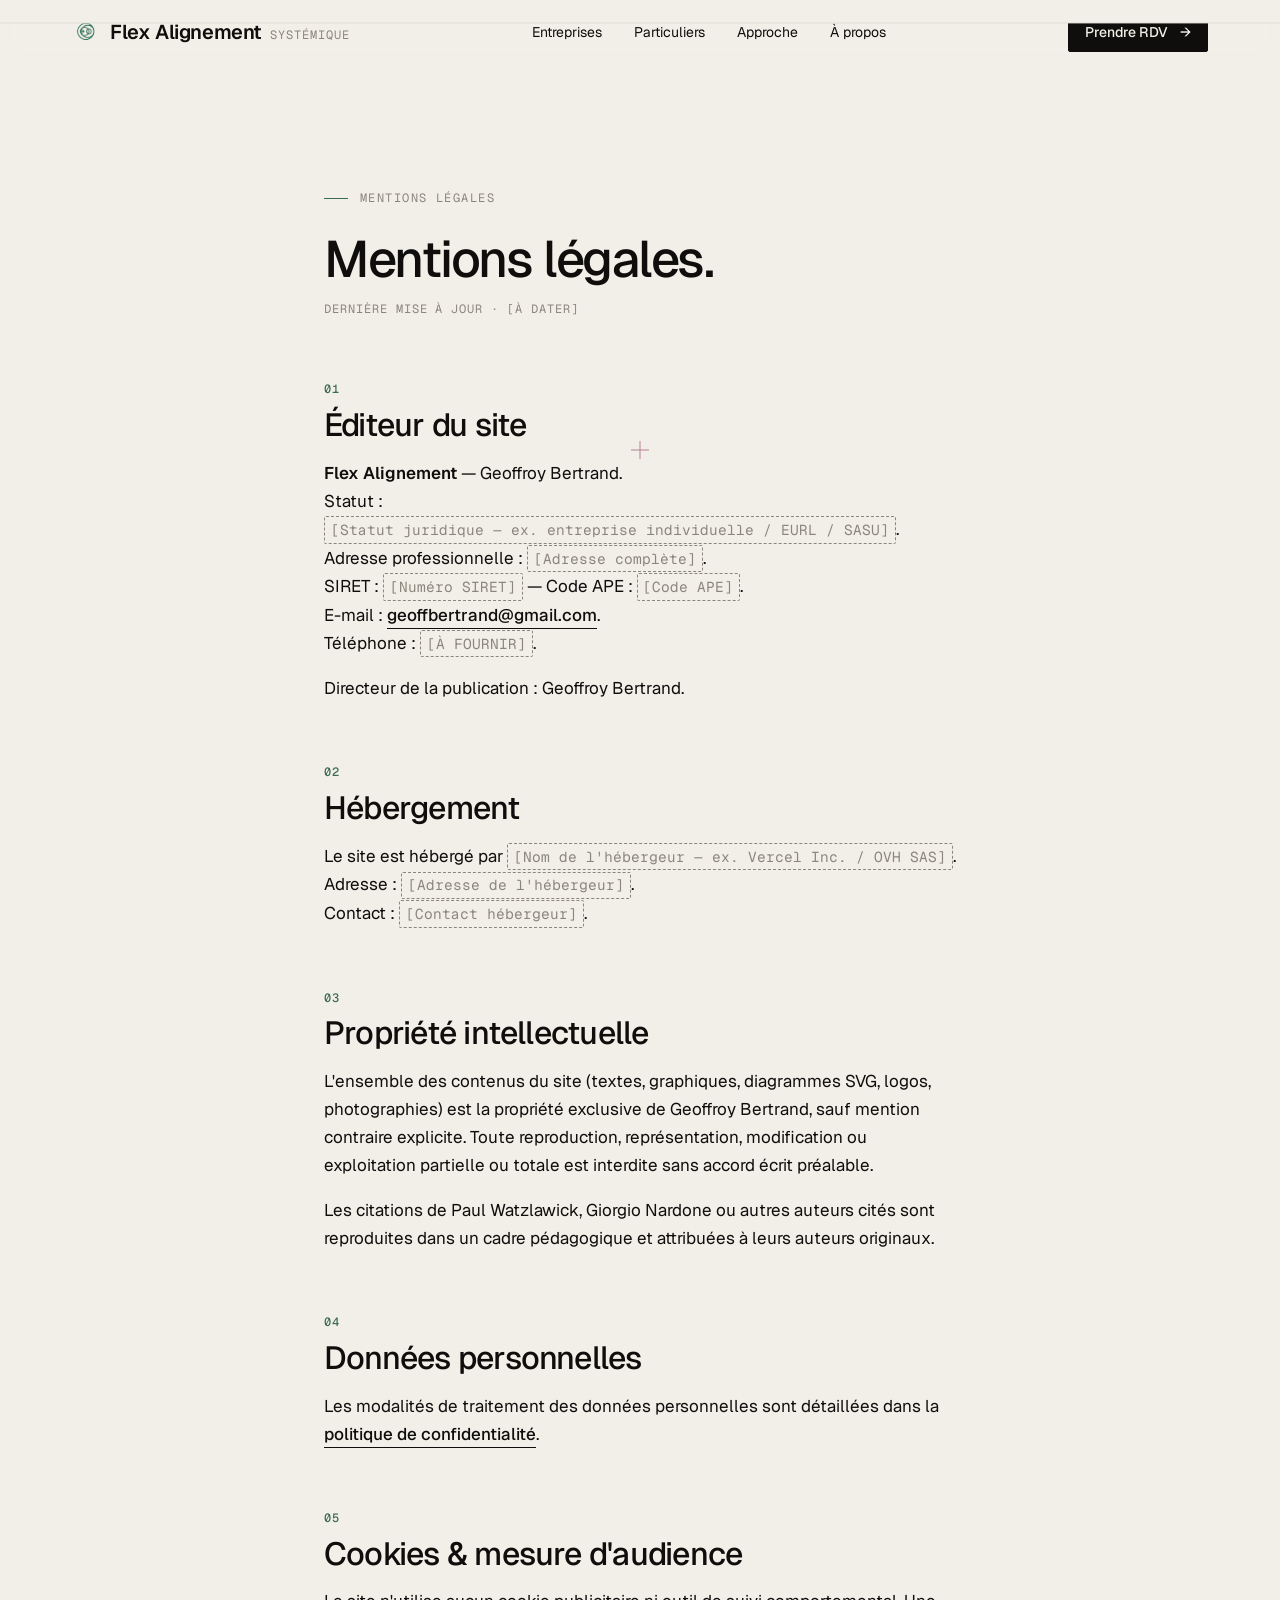
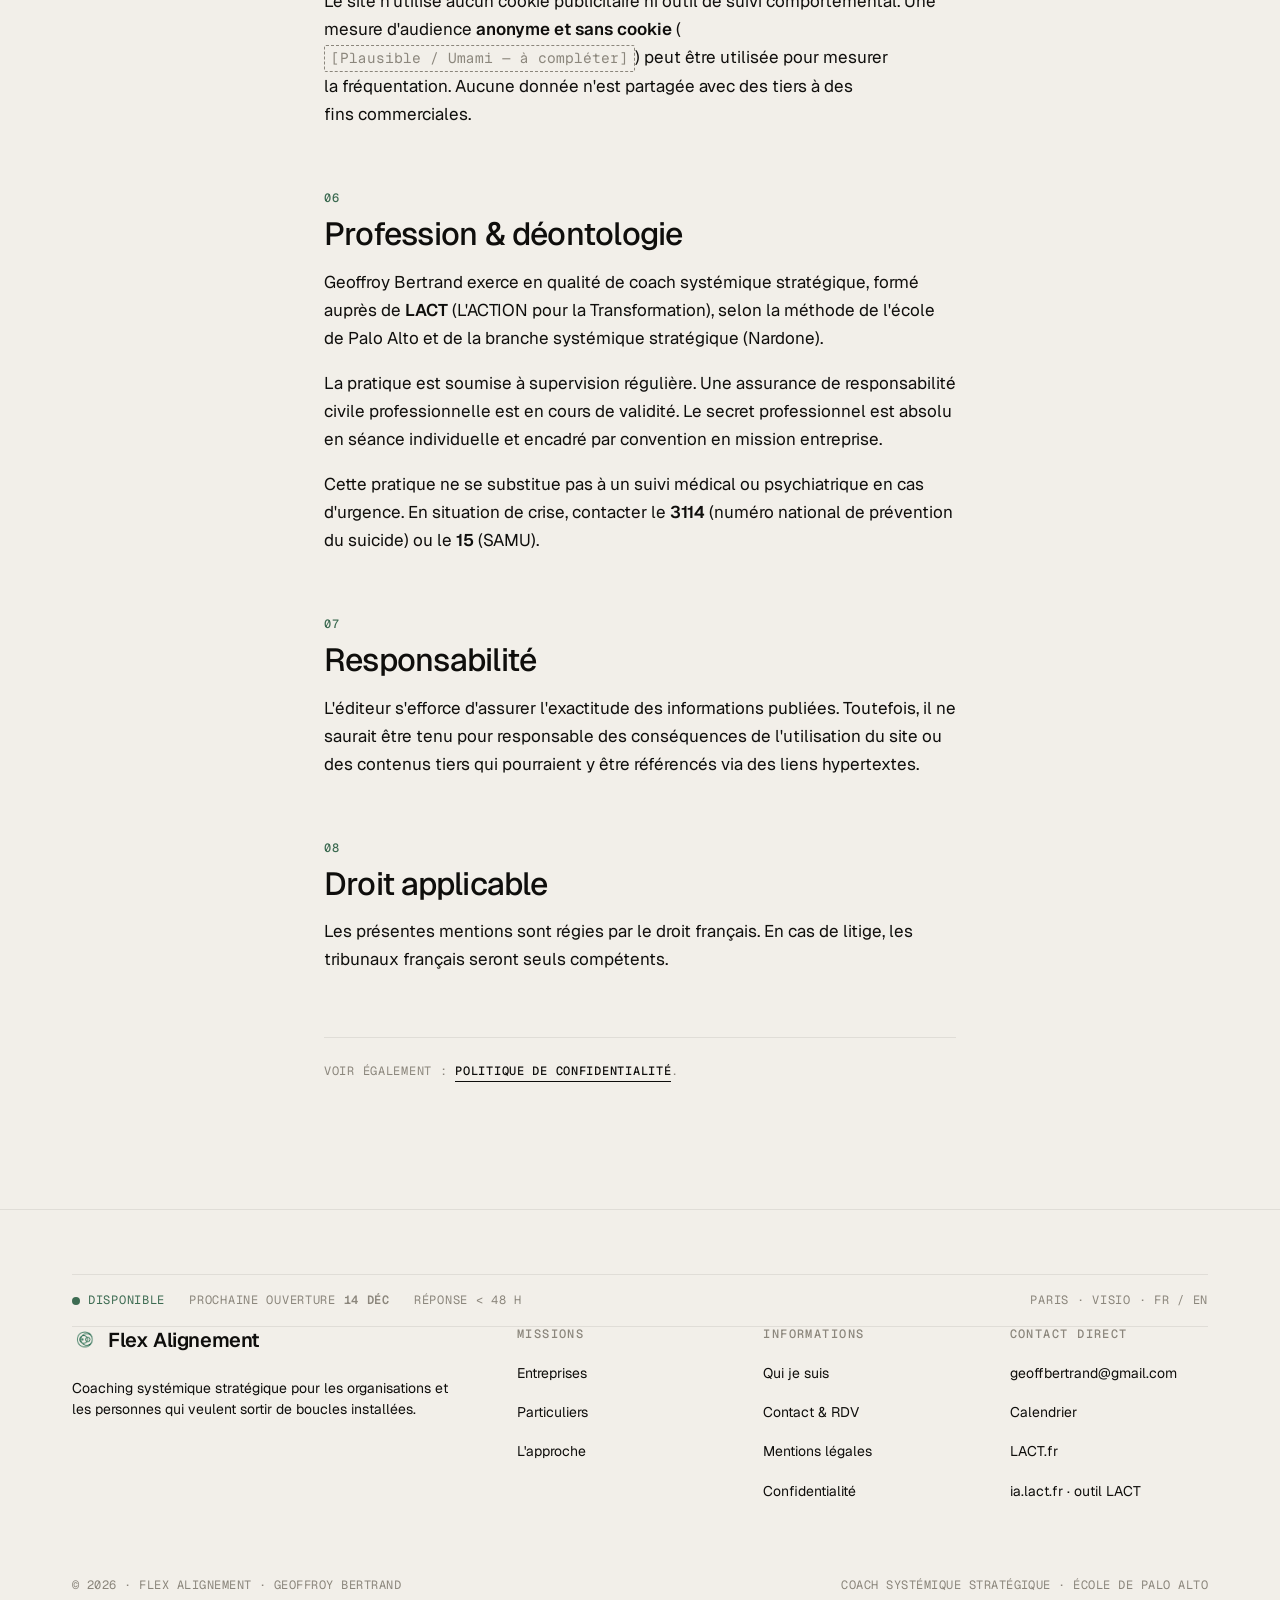
<file: mentions-legales.html>
<!DOCTYPE html>
<html lang="fr">
<head>
  <meta charset="UTF-8">
  <meta name="viewport" content="width=device-width, initial-scale=1.0">
  <title>Mentions légales — Flex Alignement</title>
  <meta name="description" content="Mentions légales du site Flex Alignement — Geoffroy Bertrand, coach systémique stratégique.">
  <meta name="robots" content="noindex, follow">
  <link rel="icon" type="image/png" href="images/Logo.png">
  <link rel="preconnect" href="https://fonts.googleapis.com">
  <link rel="preconnect" href="https://fonts.gstatic.com" crossorigin>
  <link rel="stylesheet" href="assets/css/main.css">
  <style>
    .legal h2 { margin-top: var(--sp-8); margin-bottom: var(--sp-4); font-size: clamp(1.5rem, 2.8vw, 2rem); }
    .legal h2:first-child { margin-top: 0; }
    .legal p, .legal li { font-size: var(--fs-md); line-height: 1.65; margin-bottom: var(--sp-3); }
    .legal ul { padding-left: var(--sp-5); }
    .legal .chapter-num { display: block; font-family: var(--f-mono); font-size: var(--fs-xs); letter-spacing: 0.12em; color: var(--c-signal); margin-bottom: var(--sp-3); text-transform: uppercase; }
    .legal strong { font-weight: 600; }
  </style>
</head>
<body>
  <a href="#main" class="skip-link">Aller au contenu</a>

  <header class="header" id="header">
    <nav class="nav" aria-label="Navigation principale">
      <a href="index.html" class="nav-brand" aria-label="Flex Alignement — accueil">
        <span class="nav-brand__logo" aria-hidden="true"><img src="images/Logo_Coach.gif" alt="" /></span>
        <span class="nav-brand__text">
          <span class="mark">Flex Alignement</span>
          <span class="sub">Systémique</span>
        </span>
      </a>
      <ul class="nav-links" role="list">
        <li><a href="entreprises.html">Entreprises</a></li>
        <li><a href="particuliers.html">Particuliers</a></li>
        <li><a href="approche.html">Approche</a></li>
        <li><a href="a-propos.html">À propos</a></li>
      </ul>
      <div class="nav-cta">
        <a href="contact.html" class="btn btn--primary btn--sm">Prendre RDV <span class="arrow" aria-hidden="true">→</span></a>
      </div>
      <button class="nav-toggle" aria-expanded="false" aria-controls="nav-mobile" aria-label="Menu">
        <svg viewBox="0 0 18 18" fill="none" aria-hidden="true">
          <line class="bar bar1" x1="2" y1="4" x2="16" y2="4" stroke="currentColor" stroke-width="1.5"/>
          <line class="bar bar2" x1="2" y1="9" x2="16" y2="9" stroke="currentColor" stroke-width="1.5"/>
          <line class="bar bar3" x1="2" y1="14" x2="16" y2="14" stroke="currentColor" stroke-width="1.5"/>
        </svg>
      </button>
    </nav>
    <div class="nav-mobile" id="nav-mobile" data-open="false">
      <ul role="list">
        <li><a href="entreprises.html">Entreprises</a></li>
        <li><a href="particuliers.html">Particuliers</a></li>
        <li><a href="approche.html">Approche</a></li>
        <li><a href="a-propos.html">À propos</a></li>
        <li><a href="contact.html">Contact</a></li>
      </ul>
    </div>
  </header>

  <main id="main">
    <section class="section">
      <div class="container-prose legal">
        <span class="kicker">Mentions légales</span>
        <h1 style="font-size: clamp(2.2rem, 4vw, 3.2rem); letter-spacing: -0.028em; margin-bottom: var(--sp-3);">Mentions légales.</h1>
        <p style="color: var(--c-system); font-family: var(--f-mono); font-size: var(--fs-xs); letter-spacing: 0.08em; text-transform: uppercase;">DERNIÈRE MISE À JOUR · <span id="legal-update">[À DATER]</span></p>

        <h2><span class="chapter-num">01</span>Éditeur du site</h2>
        <p><strong>Flex Alignement</strong> — Geoffroy Bertrand.<br>
        Statut : <span class="placeholder">[Statut juridique — ex. entreprise individuelle / EURL / SASU]</span>.<br>
        Adresse professionnelle : <span class="placeholder">[Adresse complète]</span>.<br>
        SIRET : <span class="placeholder">[Numéro SIRET]</span> — Code APE : <span class="placeholder">[Code APE]</span>.<br>
        E-mail : <a href="mailto:geoffbertrand@gmail.com" class="link-arrow" style="display:inline;">geoffbertrand@gmail.com</a>.<br>
        Téléphone : <span class="placeholder">[À FOURNIR]</span>.</p>
        <p>Directeur de la publication : Geoffroy Bertrand.</p>

        <h2><span class="chapter-num">02</span>Hébergement</h2>
        <p>Le site est hébergé par <span class="placeholder">[Nom de l'hébergeur — ex. Vercel Inc. / OVH SAS]</span>.<br>
        Adresse : <span class="placeholder">[Adresse de l'hébergeur]</span>.<br>
        Contact : <span class="placeholder">[Contact hébergeur]</span>.</p>

        <h2><span class="chapter-num">03</span>Propriété intellectuelle</h2>
        <p>L'ensemble des contenus du site (textes, graphiques, diagrammes SVG, logos, photographies) est la propriété exclusive de Geoffroy Bertrand, sauf mention contraire explicite. Toute reproduction, représentation, modification ou exploitation partielle ou totale est interdite sans accord écrit préalable.</p>
        <p>Les citations de Paul Watzlawick, Giorgio Nardone ou autres auteurs cités sont reproduites dans un cadre pédagogique et attribuées à leurs auteurs originaux.</p>

        <h2><span class="chapter-num">04</span>Données personnelles</h2>
        <p>Les modalités de traitement des données personnelles sont détaillées dans la <a href="politique-confidentialite.html" class="link-arrow" style="display: inline;">politique de confidentialité</a>.</p>

        <h2><span class="chapter-num">05</span>Cookies &amp; mesure d'audience</h2>
        <p>Le site n'utilise aucun cookie publicitaire ni outil de suivi comportemental. Une mesure d'audience <strong>anonyme et sans cookie</strong> (<span class="placeholder">[Plausible / Umami — à compléter]</span>) peut être utilisée pour mesurer la fréquentation. Aucune donnée n'est partagée avec des tiers à des fins commerciales.</p>

        <h2><span class="chapter-num">06</span>Profession &amp; déontologie</h2>
        <p>Geoffroy Bertrand exerce en qualité de coach systémique stratégique, formé auprès de <strong>LACT</strong> (L'ACTION pour la Transformation), selon la méthode de l'école de Palo Alto et de la branche systémique stratégique (Nardone).</p>
        <p>La pratique est soumise à supervision régulière. Une assurance de responsabilité civile professionnelle est en cours de validité. Le secret professionnel est absolu en séance individuelle et encadré par convention en mission entreprise.</p>
        <p>Cette pratique ne se substitue pas à un suivi médical ou psychiatrique en cas d'urgence. En situation de crise, contacter le <strong>3114</strong> (numéro national de prévention du suicide) ou le <strong>15</strong> (SAMU).</p>

        <h2><span class="chapter-num">07</span>Responsabilité</h2>
        <p>L'éditeur s'efforce d'assurer l'exactitude des informations publiées. Toutefois, il ne saurait être tenu pour responsable des conséquences de l'utilisation du site ou des contenus tiers qui pourraient y être référencés via des liens hypertextes.</p>

        <h2><span class="chapter-num">08</span>Droit applicable</h2>
        <p>Les présentes mentions sont régies par le droit français. En cas de litige, les tribunaux français seront seuls compétents.</p>

        <p style="margin-top: var(--sp-8); padding-top: var(--sp-5); border-top: 1px solid var(--c-line); font-family: var(--f-mono); font-size: var(--fs-xs); color: var(--c-system); letter-spacing: 0.06em; text-transform: uppercase;">
          Voir également : <a href="politique-confidentialite.html" class="link-arrow" style="display:inline;">politique de confidentialité</a>.
        </p>
      </div>
    </section>
  </main>

  <footer class="footer">
    <div class="container">
      <div class="statusbar" role="status">
        <span class="status-dot">DISPONIBLE</span>
        <span>PROCHAINE OUVERTURE <strong data-status-next>—</strong></span>
        <span>RÉPONSE &lt; 48 H</span>
        <span style="margin-left: auto;">PARIS · VISIO · FR / EN</span>
      </div>
      <div class="footer-grid">
        <div class="footer-brand">
          <div class="brand-block">
            <span class="brand-inline"><img src="images/Logo_Coach.gif" alt="" /><span class="mark">Flex Alignement</span></span>
          </div>
          <p>Coaching systémique stratégique pour les organisations et les personnes qui veulent sortir de boucles installées.</p>
        </div>
        <div>
          <h4>Missions</h4>
          <ul>
            <li><a href="entreprises.html">Entreprises</a></li>
            <li><a href="particuliers.html">Particuliers</a></li>
            <li><a href="approche.html">L'approche</a></li>
          </ul>
        </div>
        <div>
          <h4>Informations</h4>
          <ul>
            <li><a href="a-propos.html">Qui je suis</a></li>
            <li><a href="contact.html">Contact &amp; RDV</a></li>
            <li><a href="mentions-legales.html">Mentions légales</a></li>
            <li><a href="politique-confidentialite.html">Confidentialité</a></li>
          </ul>
        </div>
        <div>
          <h4>Contact direct</h4>
          <ul>
            <li><a href="mailto:geoffbertrand@gmail.com">geoffbertrand@gmail.com</a></li>
            <li><a href="https://calendly.com/geoffbertrand/cadrage-30-min-entreprise" target="_blank" rel="noopener">Calendrier</a></li>
            <li><a href="https://lact.fr/" target="_blank" rel="noopener">LACT.fr</a></li>
            <li><a href="https://ia.lact.fr/" target="_blank" rel="noopener">ia.lact.fr · outil LACT</a></li>
          </ul>
        </div>
      </div>

      <div class="footer-bottom">
        <span>© <span data-year>2026</span> · FLEX ALIGNEMENT · GEOFFROY BERTRAND</span>
        <span>COACH SYSTÉMIQUE STRATÉGIQUE · ÉCOLE DE PALO ALTO</span>
      </div>
    </div>
  </footer>

  <script src="assets/js/main.js"></script>
</body>
</html>
</file>
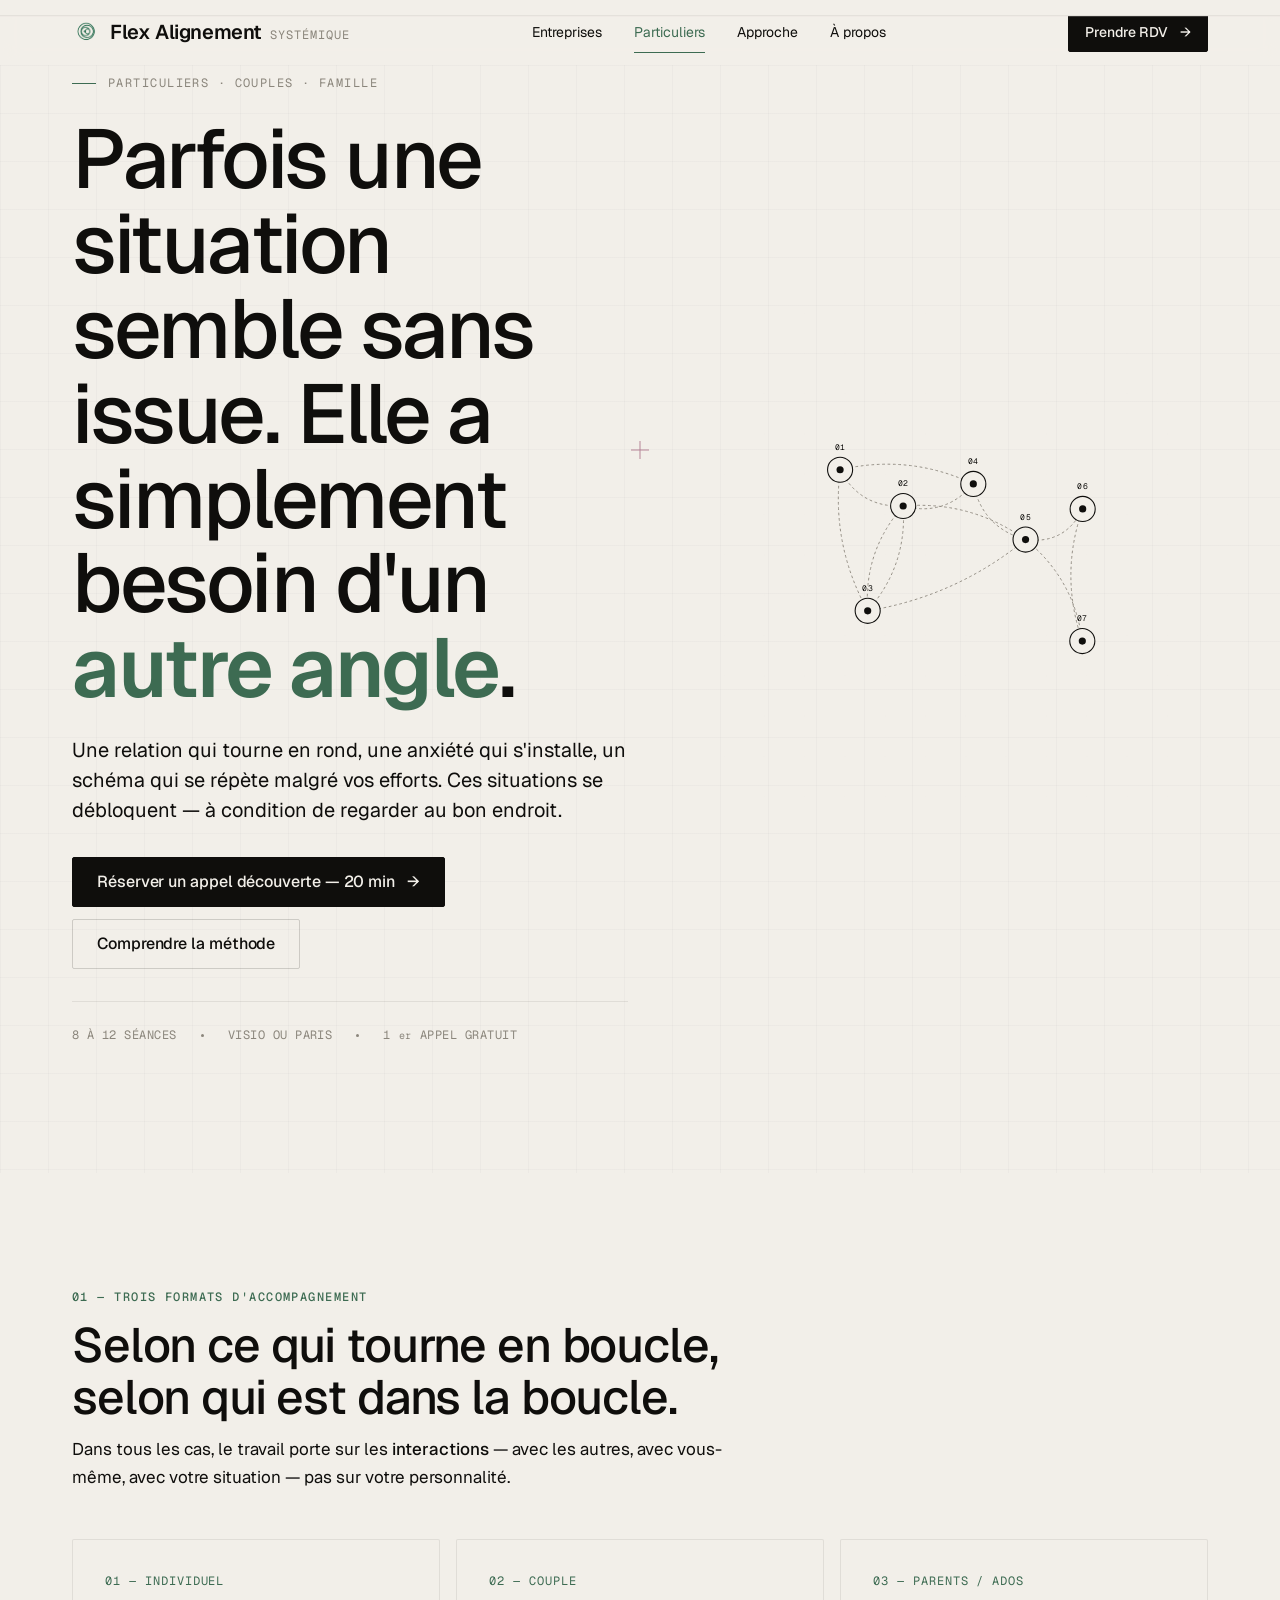
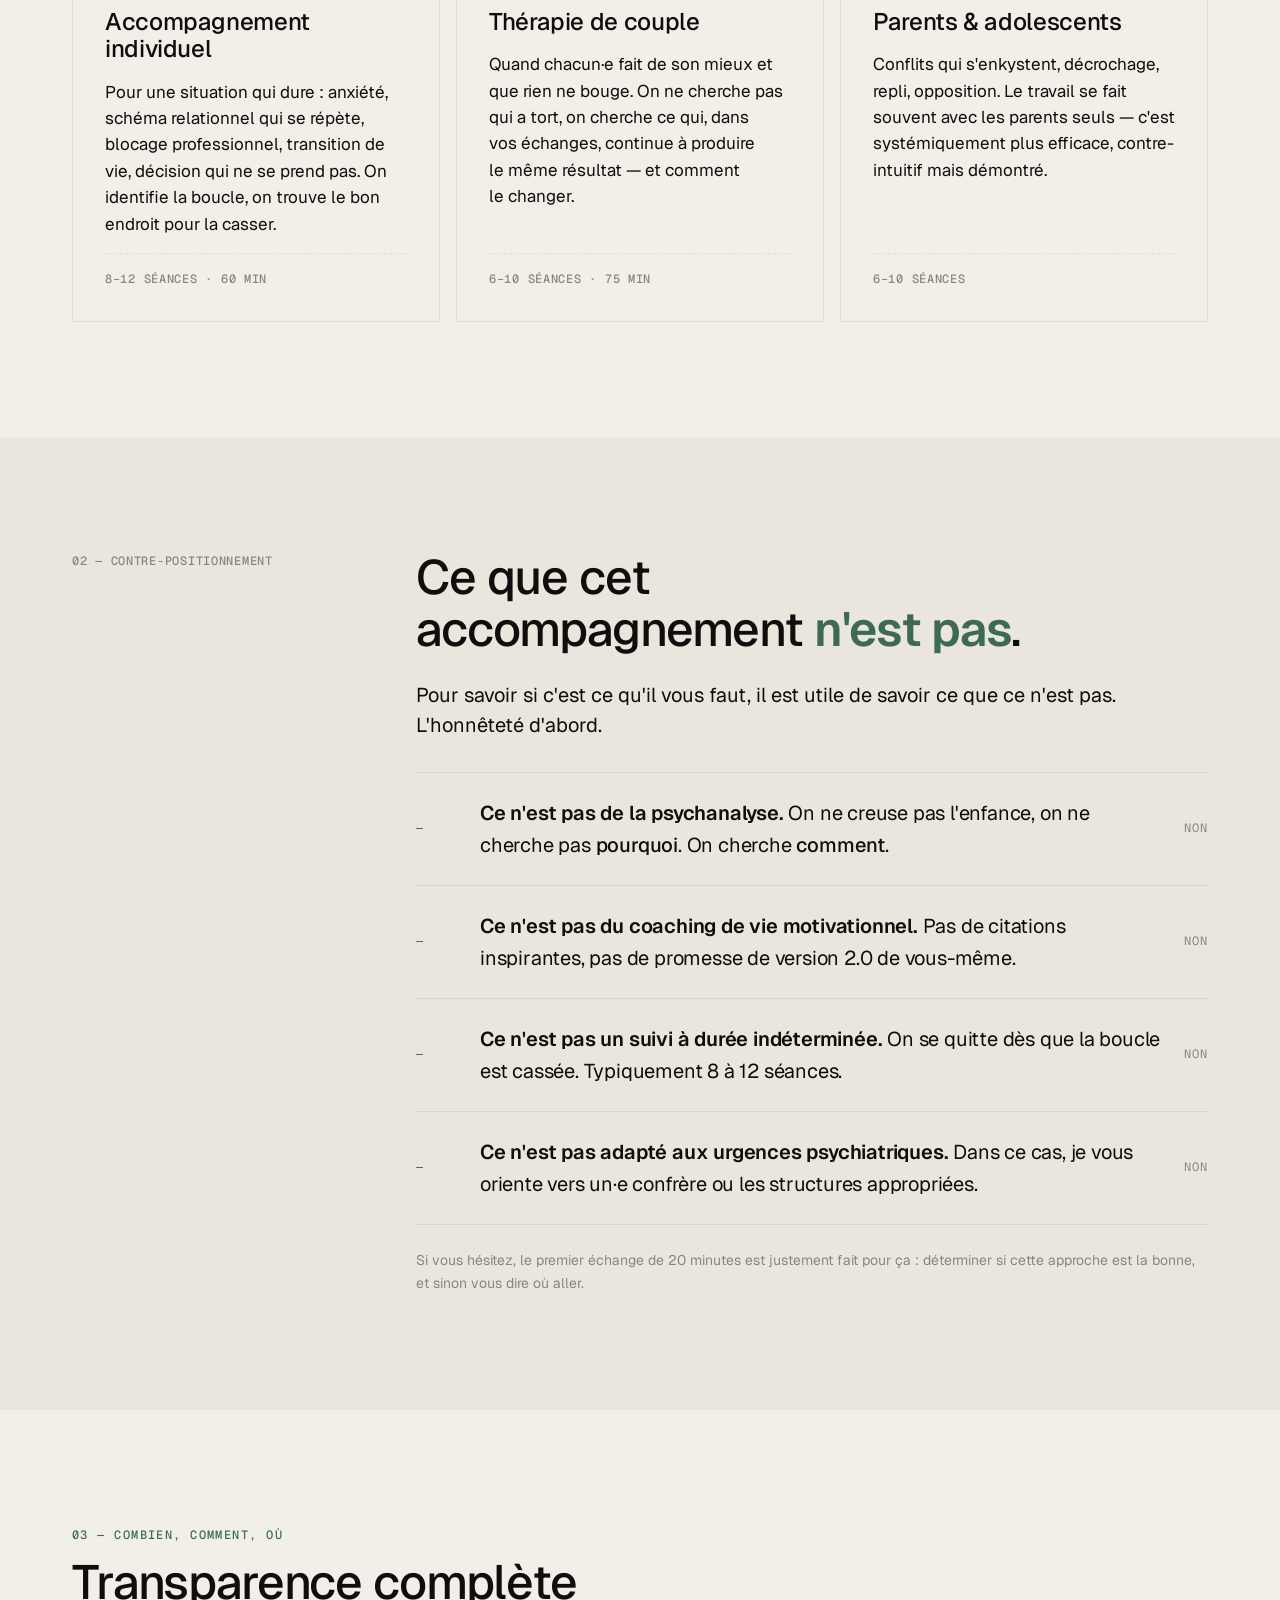
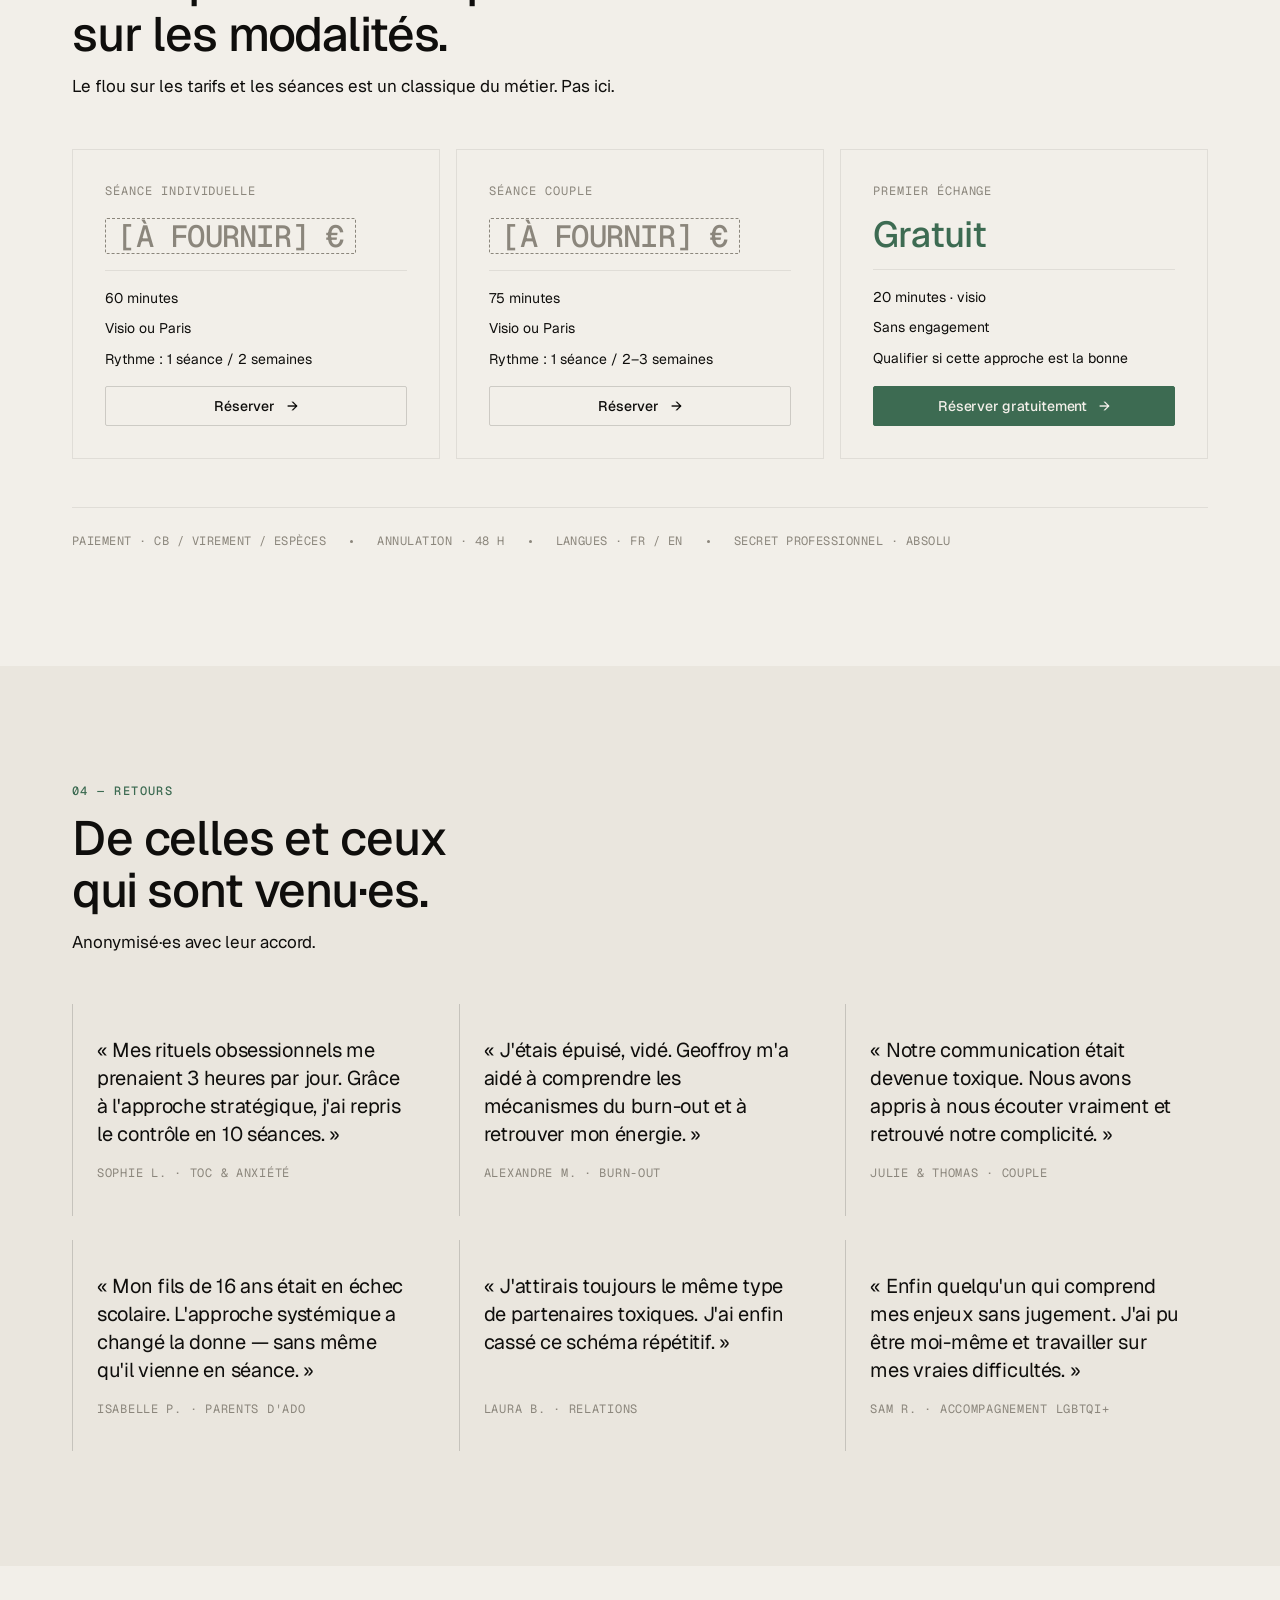
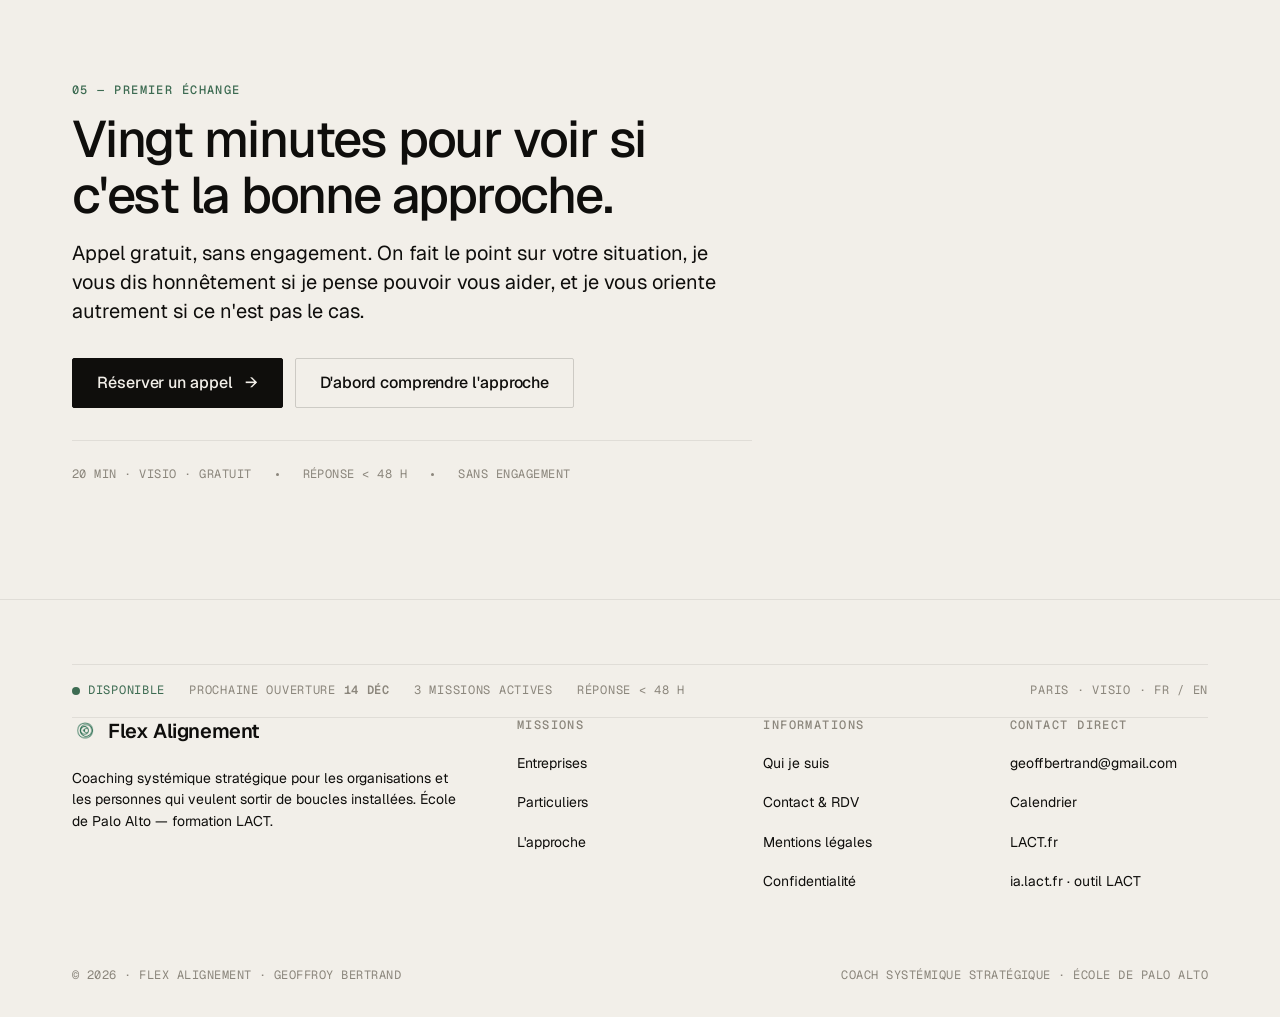
<file: particuliers.html>
<!DOCTYPE html>
<html lang="fr">
<head>
  <meta charset="UTF-8">
  <meta name="viewport" content="width=device-width, initial-scale=1.0">
  <title>Accompagnement systémique individuel, couples et familles — Flex Alignement</title>
  <meta name="description" content="Thérapie brève systémique pour adultes, couples et parents. Sortir d'un schéma relationnel, d'une anxiété installée, d'un blocage. 8 à 12 séances typiques, premier échange gratuit.">
  <meta property="og:title" content="Accompagnement systémique pour particuliers — Flex Alignement">
  <meta property="og:description" content="Parfois, une situation semble sans issue. Elle a simplement besoin d'un autre angle.">
  <meta property="og:url" content="https://flexalignement.com/particuliers.html">
  <link rel="icon" type="image/png" href="images/Logo.png">
  <link rel="preconnect" href="https://fonts.googleapis.com">
  <link rel="preconnect" href="https://fonts.gstatic.com" crossorigin>
  <link rel="stylesheet" href="assets/css/main.css">
</head>
<body>
  <a href="#main" class="skip-link">Aller au contenu</a>

  <header class="header" id="header">
    <nav class="nav" aria-label="Navigation principale">
      <a href="index.html" class="nav-brand" aria-label="Flex Alignement — accueil">
        <span class="nav-brand__logo" aria-hidden="true"><img src="images/Logo_Coach.gif" alt="" /></span>
        <span class="nav-brand__text">
          <span class="mark">Flex Alignement</span>
          <span class="sub">Systémique</span>
        </span>
      </a>
      <ul class="nav-links" role="list">
        <li><a href="entreprises.html">Entreprises</a></li>
        <li><a href="particuliers.html">Particuliers</a></li>
        <li><a href="approche.html">Approche</a></li>
        <li><a href="a-propos.html">À propos</a></li>
      </ul>
      <div class="nav-cta">
        <a href="contact.html#particulier" class="btn btn--primary btn--sm">Prendre RDV <span class="arrow" aria-hidden="true">→</span></a>
      </div>
      <button class="nav-toggle" aria-expanded="false" aria-controls="nav-mobile" aria-label="Menu">
        <svg viewBox="0 0 18 18" fill="none" aria-hidden="true">
          <line class="bar bar1" x1="2" y1="4" x2="16" y2="4" stroke="currentColor" stroke-width="1.5"/>
          <line class="bar bar2" x1="2" y1="9" x2="16" y2="9" stroke="currentColor" stroke-width="1.5"/>
          <line class="bar bar3" x1="2" y1="14" x2="16" y2="14" stroke="currentColor" stroke-width="1.5"/>
        </svg>
      </button>
    </nav>
    <div class="nav-mobile" id="nav-mobile" data-open="false">
      <ul role="list">
        <li><a href="entreprises.html">Entreprises</a></li>
        <li><a href="particuliers.html">Particuliers</a></li>
        <li><a href="approche.html">Approche</a></li>
        <li><a href="a-propos.html">À propos</a></li>
        <li><a href="contact.html">Contact</a></li>
      </ul>
      <a href="contact.html#particulier" class="btn btn--primary nav-cta-mobile">Prendre RDV <span class="arrow" aria-hidden="true">→</span></a>
    </div>
  </header>

  <main id="main">

    <!-- HERO -->
    <section class="hero hero--up grid-bg" aria-labelledby="hero-title">
      <div class="container hero__inner">
        <div>
          <span class="kicker">Particuliers · Couples · Famille</span>
          <h1 id="hero-title" class="hero__title">
            Parfois une situation semble sans issue. Elle a simplement besoin d'un <span class="signal-word">autre angle</span>.
          </h1>
          <p class="hero__lede">
            Une relation qui tourne en rond, une anxiété qui s'installe, un schéma qui se répète malgré vos efforts. Ces situations se débloquent — à condition de regarder au bon endroit.
          </p>
          <div class="hero__cta">
            <a href="https://calendly.com/geoffbertrand/decouverte-gratuite-20-min" target="_blank" rel="noopener" class="btn btn--primary">Réserver un appel découverte — 20 min <span class="arrow" aria-hidden="true">→</span></a>
            <a href="approche.html" class="btn btn--ghost">Comprendre la méthode</a>
          </div>
          <div class="hero__meta">
            <div class="mono-line">
              <span>8 À 12 SÉANCES</span>
              <span class="dot" aria-hidden="true"></span>
              <span>VISIO OU PARIS</span>
              <span class="dot" aria-hidden="true"></span>
              <span>1<sup>er</sup> APPEL GRATUIT</span>
            </div>
          </div>
        </div>
        <div class="hero__diagram" data-hero-diagram aria-hidden="true"></div>
      </div>
    </section>

    <!-- 01 — FORMATS -->
    <section class="section" aria-labelledby="formats-title">
      <div class="container">
        <div class="section-head reveal">
          <span class="section-number">01 — TROIS FORMATS D'ACCOMPAGNEMENT</span>
          <h2 id="formats-title">Selon ce qui tourne en boucle, selon qui est dans la boucle.</h2>
          <p>Dans tous les cas, le travail porte sur les <em>interactions</em> — avec les autres, avec vous-même, avec votre situation — pas sur votre personnalité.</p>
        </div>

        <div class="card-grid card-grid--3 reveal">
          <article class="card" id="individuel">
            <span class="card__number">01 — INDIVIDUEL</span>
            <h3 class="card__title">Accompagnement individuel</h3>
            <p class="card__text">Pour une situation qui dure : anxiété, schéma relationnel qui se répète, blocage professionnel, transition de vie, décision qui ne se prend pas. On identifie la boucle, on trouve le bon endroit pour la casser.</p>
            <div class="card__foot">
              <span class="mono">8–12 SÉANCES · 60 MIN</span>
            </div>
          </article>

          <article class="card" id="couple">
            <span class="card__number">02 — COUPLE</span>
            <h3 class="card__title">Thérapie de couple</h3>
            <p class="card__text">Quand chacun·e fait de son mieux et que rien ne bouge. On ne cherche pas qui a tort, on cherche ce qui, dans vos échanges, continue à produire le même résultat — et comment le changer.</p>
            <div class="card__foot">
              <span class="mono">6–10 SÉANCES · 75 MIN</span>
            </div>
          </article>

          <article class="card" id="parents">
            <span class="card__number">03 — PARENTS / ADOS</span>
            <h3 class="card__title">Parents &amp; adolescents</h3>
            <p class="card__text">Conflits qui s'enkystent, décrochage, repli, opposition. Le travail se fait souvent avec les parents seuls — c'est systémiquement plus efficace, contre-intuitif mais démontré.</p>
            <div class="card__foot">
              <span class="mono">6–10 SÉANCES</span>
            </div>
          </article>
        </div>
      </div>
    </section>

    <!-- 02 — CE QUE CE N'EST PAS -->
    <section class="section section--alt" aria-labelledby="not-title">
      <div class="container">
        <div class="split reveal">
          <aside class="split-aside">
            <span class="mono">02 — CONTRE-POSITIONNEMENT</span>
          </aside>
          <div>
            <h2 id="not-title" style="margin-bottom: var(--sp-5);">Ce que cet accompagnement <span class="signal-word">n'est pas</span>.</h2>
            <p style="font-size: var(--fs-lg); line-height: 1.5; margin-bottom: var(--sp-6); max-width: 56ch;">
              Pour savoir si c'est ce qu'il vous faut, il est utile de savoir ce que ce n'est pas. L'honnêteté d'abord.
            </p>

            <ul class="situation-list" role="list" style="border-top-color: var(--c-line); margin-bottom: var(--sp-5);">
              <li>
                <span class="num">—</span>
                <span class="txt"><strong>Ce n'est pas de la psychanalyse.</strong> On ne creuse pas l'enfance, on ne cherche pas <em>pourquoi</em>. On cherche <em>comment</em>.</span>
                <span class="tag">NON</span>
              </li>
              <li>
                <span class="num">—</span>
                <span class="txt"><strong>Ce n'est pas du coaching de vie motivationnel.</strong> Pas de citations inspirantes, pas de promesse de version 2.0 de vous-même.</span>
                <span class="tag">NON</span>
              </li>
              <li>
                <span class="num">—</span>
                <span class="txt"><strong>Ce n'est pas un suivi à durée indéterminée.</strong> On se quitte dès que la boucle est cassée. Typiquement 8 à 12 séances.</span>
                <span class="tag">NON</span>
              </li>
              <li>
                <span class="num">—</span>
                <span class="txt"><strong>Ce n'est pas adapté aux urgences psychiatriques.</strong> Dans ce cas, je vous oriente vers un·e confrère ou les structures appropriées.</span>
                <span class="tag">NON</span>
              </li>
            </ul>

            <p style="color: var(--c-system); font-size: var(--fs-sm);">Si vous hésitez, le premier échange de 20 minutes est justement fait pour ça : déterminer si cette approche est la bonne, et sinon vous dire où aller.</p>
          </div>
        </div>
      </div>
    </section>

    <!-- 03 — SÉANCES, TARIFS, MODALITÉS -->
    <section class="section" aria-labelledby="pratique-title">
      <div class="container">
        <div class="section-head reveal">
          <span class="section-number">03 — COMBIEN, COMMENT, OÙ</span>
          <h2 id="pratique-title">Transparence complète sur les modalités.</h2>
          <p>Le flou sur les tarifs et les séances est un classique du métier. Pas ici.</p>
        </div>

        <div class="pratique-grid reveal">
          <article class="pratique">
            <span class="pratique__label">SÉANCE INDIVIDUELLE</span>
            <div class="pratique__price"><span class="placeholder">[À FOURNIR] €</span></div>
            <ul>
              <li>60 minutes</li>
              <li>Visio ou Paris</li>
              <li>Rythme : 1 séance / 2 semaines</li>
            </ul>
            <a href="https://calendly.com/geoffbertrand/seance-individuelle-1h" target="_blank" rel="noopener" class="btn btn--ghost btn--sm" style="margin-top: auto;">Réserver <span class="arrow" aria-hidden="true">→</span></a>
          </article>

          <article class="pratique">
            <span class="pratique__label">SÉANCE COUPLE</span>
            <div class="pratique__price"><span class="placeholder">[À FOURNIR] €</span></div>
            <ul>
              <li>75 minutes</li>
              <li>Visio ou Paris</li>
              <li>Rythme : 1 séance / 2–3 semaines</li>
            </ul>
            <a href="https://calendly.com/geoffbertrand/seance-individuelle-1h" target="_blank" rel="noopener" class="btn btn--ghost btn--sm" style="margin-top: auto;">Réserver <span class="arrow" aria-hidden="true">→</span></a>
          </article>

          <article class="pratique">
            <span class="pratique__label">PREMIER ÉCHANGE</span>
            <div class="pratique__price"><span class="pratique__free">Gratuit</span></div>
            <ul>
              <li>20 minutes · visio</li>
              <li>Sans engagement</li>
              <li>Qualifier si cette approche est la bonne</li>
            </ul>
            <a href="https://calendly.com/geoffbertrand/decouverte-gratuite-20-min" target="_blank" rel="noopener" class="btn btn--signal btn--sm" style="margin-top: auto;">Réserver gratuitement <span class="arrow" aria-hidden="true">→</span></a>
          </article>
        </div>

        <div class="mono-line reveal" style="margin-top: var(--sp-7); padding-top: var(--sp-5); border-top: 1px solid var(--c-line);">
          <span>PAIEMENT · CB / VIREMENT / ESPÈCES</span>
          <span class="dot" aria-hidden="true"></span>
          <span>ANNULATION · 48 H</span>
          <span class="dot" aria-hidden="true"></span>
          <span>LANGUES · FR / EN</span>
          <span class="dot" aria-hidden="true"></span>
          <span>SECRET PROFESSIONNEL · ABSOLU</span>
        </div>
      </div>
    </section>

    <style>
      .pratique-grid { display: grid; gap: var(--sp-4); grid-template-columns: 1fr; }
      @media (min-width: 800px) { .pratique-grid { grid-template-columns: repeat(3, 1fr); } }
      .pratique { padding: var(--sp-6); border: 1px solid var(--c-line); background: var(--c-paper); display: flex; flex-direction: column; gap: var(--sp-4); }
      .pratique__label { font-family: var(--f-mono); font-size: var(--fs-xs); letter-spacing: 0.08em; text-transform: uppercase; color: var(--c-system); }
      .pratique__price { font-family: var(--f-display); font-size: 2.25rem; letter-spacing: -0.02em; line-height: 1; color: var(--c-ink); font-weight: 500; }
      .pratique__free { color: var(--c-signal); }
      .pratique ul { list-style: none; padding: 0; border-top: 1px solid var(--c-line); padding-top: var(--sp-4); display: grid; gap: var(--sp-2); }
      .pratique li { font-size: var(--fs-sm); color: var(--c-ink); }
    </style>

    <!-- 04 — VERBATIMS -->
    <section class="section section--alt" aria-labelledby="v-title">
      <div class="container">
        <div class="section-head reveal">
          <span class="section-number">04 — RETOURS</span>
          <h2 id="v-title">De celles et ceux qui sont venu·es.</h2>
          <p>Anonymisé·es avec leur accord.</p>
        </div>

        <div class="verbatim-grid reveal">
          <figure class="verbatim">
            <q>Mes rituels obsessionnels me prenaient 3&nbsp;heures par jour. Grâce à l'approche stratégique, j'ai repris le contrôle en 10 séances.</q>
            <figcaption class="who">SOPHIE L. · TOC &amp; ANXIÉTÉ</figcaption>
          </figure>
          <figure class="verbatim">
            <q>J'étais épuisé, vidé. Geoffroy m'a aidé à comprendre les mécanismes du burn-out et à retrouver mon énergie.</q>
            <figcaption class="who">ALEXANDRE M. · BURN-OUT</figcaption>
          </figure>
          <figure class="verbatim">
            <q>Notre communication était devenue toxique. Nous avons appris à nous écouter vraiment et retrouvé notre complicité.</q>
            <figcaption class="who">JULIE &amp; THOMAS · COUPLE</figcaption>
          </figure>
          <figure class="verbatim">
            <q>Mon fils de 16 ans était en échec scolaire. L'approche systémique a changé la donne — sans même qu'il vienne en séance.</q>
            <figcaption class="who">ISABELLE P. · PARENTS D'ADO</figcaption>
          </figure>
          <figure class="verbatim">
            <q>J'attirais toujours le même type de partenaires toxiques. J'ai enfin cassé ce schéma répétitif.</q>
            <figcaption class="who">LAURA B. · RELATIONS</figcaption>
          </figure>
          <figure class="verbatim">
            <q>Enfin quelqu'un qui comprend mes enjeux sans jugement. J'ai pu être moi-même et travailler sur mes vraies difficultés.</q>
            <figcaption class="who">SAM R. · ACCOMPAGNEMENT LGBTQI+</figcaption>
          </figure>
        </div>
      </div>
    </section>

    <!-- 05 — CTA -->
    <section class="section" id="contact-section" aria-labelledby="final-cta">
      <div class="container">
        <div class="cta-block reveal">
          <span class="section-number">05 — PREMIER ÉCHANGE</span>
          <h2 id="final-cta">Vingt minutes pour voir si c'est la bonne approche.</h2>
          <p>Appel gratuit, sans engagement. On fait le point sur votre situation, je vous dis honnêtement si je pense pouvoir vous aider, et je vous oriente autrement si ce n'est pas le cas.</p>
          <div class="cta-actions">
            <a href="https://calendly.com/geoffbertrand/decouverte-gratuite-20-min" target="_blank" rel="noopener" class="btn btn--primary">Réserver un appel <span class="arrow" aria-hidden="true">→</span></a>
            <a href="approche.html" class="btn btn--ghost">D'abord comprendre l'approche</a>
          </div>
          <div class="mono-line cta-meta">
            <span>20 MIN · VISIO · GRATUIT</span>
            <span class="dot" aria-hidden="true"></span>
            <span>RÉPONSE &lt; 48 H</span>
            <span class="dot" aria-hidden="true"></span>
            <span>SANS ENGAGEMENT</span>
          </div>
        </div>
      </div>
    </section>

    <style>
      .cta-block { max-width: 680px; }
      .cta-block h2 { margin-bottom: var(--sp-4); font-size: clamp(2.2rem, 4vw, 3.2rem); }
      .cta-block p { font-size: var(--fs-lg); line-height: 1.45; margin-bottom: var(--sp-6); }
      .cta-actions { display: flex; flex-wrap: wrap; gap: var(--sp-3); margin-bottom: var(--sp-6); }
      .cta-meta { padding-top: var(--sp-5); border-top: 1px solid var(--c-line); }
    </style>

  </main>

  <footer class="footer">
    <div class="container">
      <div class="statusbar" role="status" aria-live="polite">
        <span class="status-dot">DISPONIBLE</span>
        <span>PROCHAINE OUVERTURE <strong data-status-next>—</strong></span>
        <span>3 MISSIONS ACTIVES</span>
        <span>RÉPONSE &lt; 48 H</span>
        <span style="margin-left: auto;">PARIS · VISIO · FR / EN</span>
      </div>

      <div class="footer-grid">
        <div class="footer-brand">
          <div class="brand-block">
            <span class="brand-inline"><img src="images/Logo_Coach.gif" alt="" /><span class="mark">Flex Alignement</span></span>
          </div>
          <p>Coaching systémique stratégique pour les organisations et les personnes qui veulent sortir de boucles installées. École de Palo Alto — formation LACT.</p>
        </div>
        <div>
          <h4>Missions</h4>
          <ul>
            <li><a href="entreprises.html">Entreprises</a></li>
            <li><a href="particuliers.html">Particuliers</a></li>
            <li><a href="approche.html">L'approche</a></li>
          </ul>
        </div>
        <div>
          <h4>Informations</h4>
          <ul>
            <li><a href="a-propos.html">Qui je suis</a></li>
            <li><a href="contact.html">Contact &amp; RDV</a></li>
            <li><a href="mentions-legales.html">Mentions légales</a></li>
            <li><a href="politique-confidentialite.html">Confidentialité</a></li>
          </ul>
        </div>
        <div>
          <h4>Contact direct</h4>
          <ul>
            <li><a href="mailto:geoffbertrand@gmail.com">geoffbertrand@gmail.com</a></li>
            <li><a href="https://calendly.com/geoffbertrand/cadrage-30-min-entreprise" target="_blank" rel="noopener">Calendrier</a></li>
            <li><a href="https://lact.fr/" target="_blank" rel="noopener">LACT.fr</a></li>
            <li><a href="https://ia.lact.fr/" target="_blank" rel="noopener">ia.lact.fr · outil LACT</a></li>
          </ul>
        </div>
      </div>

      <div class="footer-bottom">
        <span>© <span data-year>2026</span> · FLEX ALIGNEMENT · GEOFFROY BERTRAND</span>
        <span>COACH SYSTÉMIQUE STRATÉGIQUE · ÉCOLE DE PALO ALTO</span>
      </div>
    </div>
  </footer>

  <script src="assets/js/main.js"></script>
  <script src="assets/js/diagrams.js"></script>
</body>
</html>
</file>
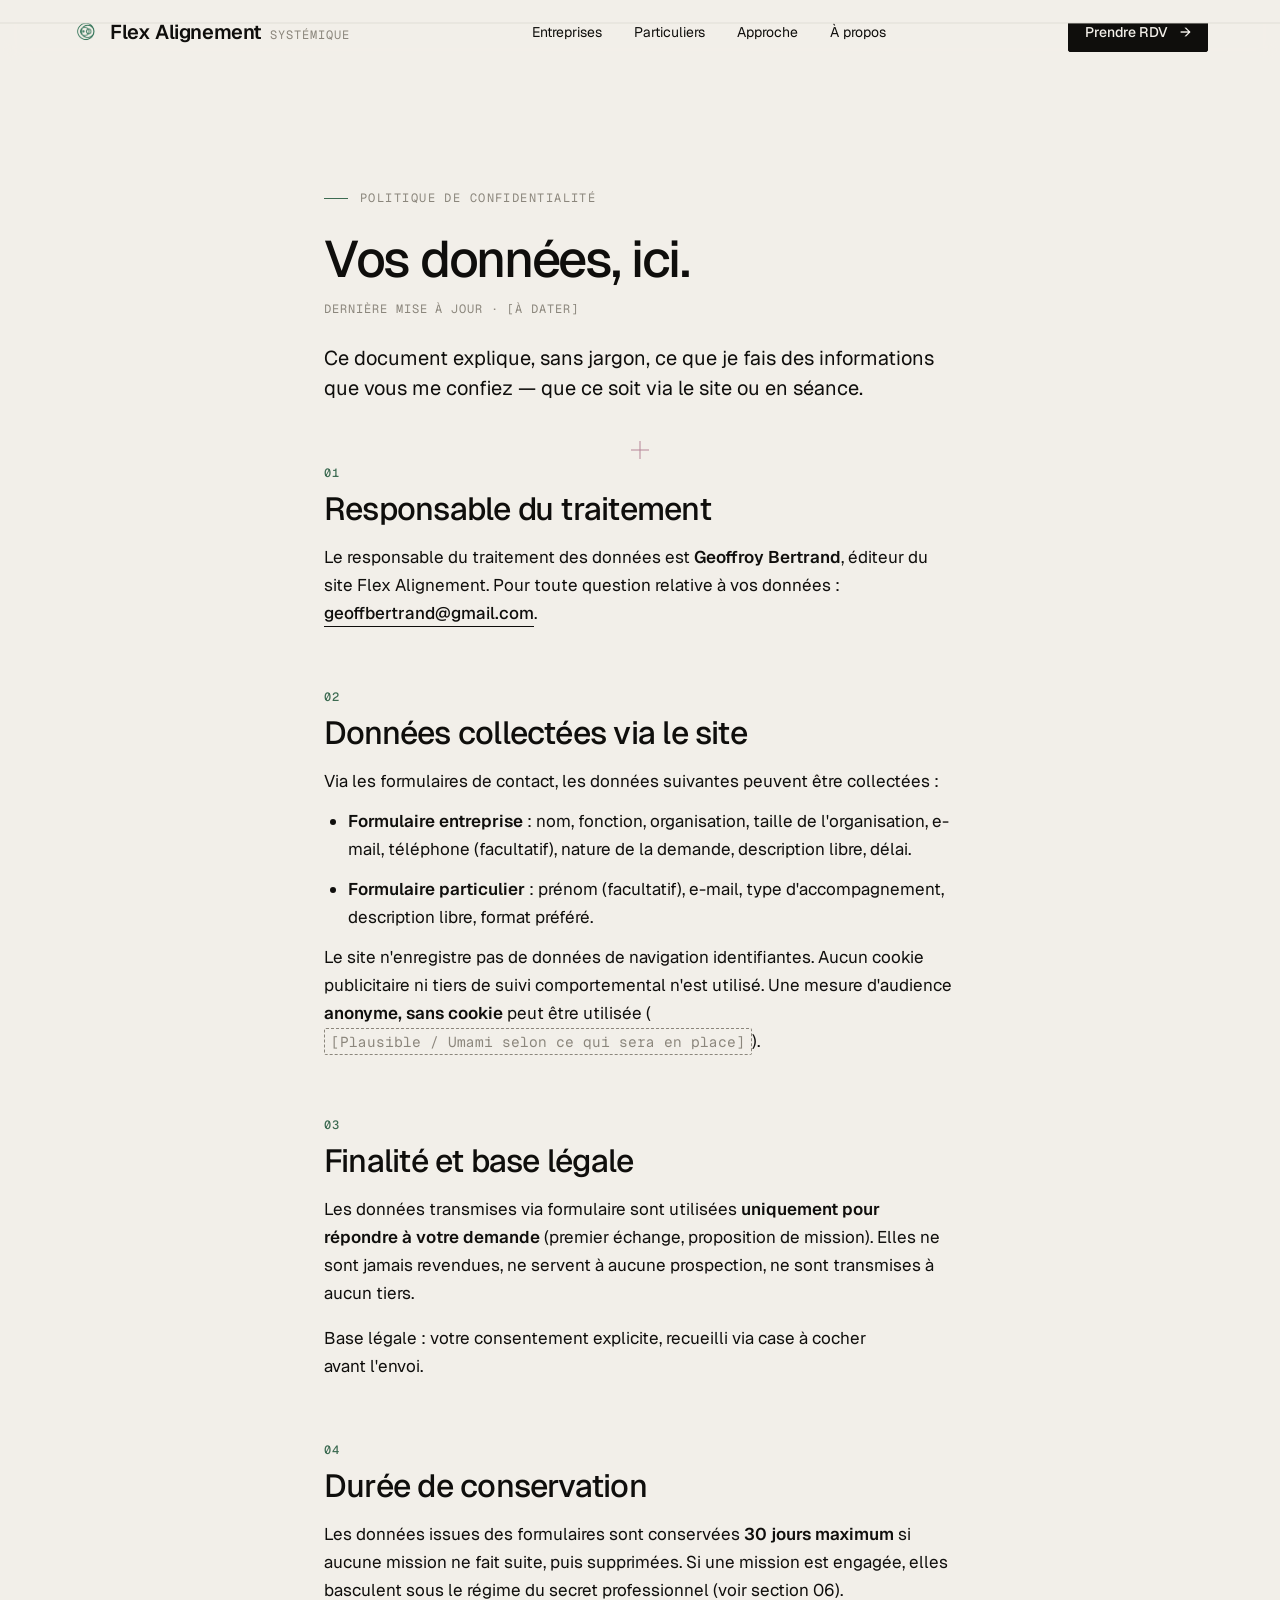
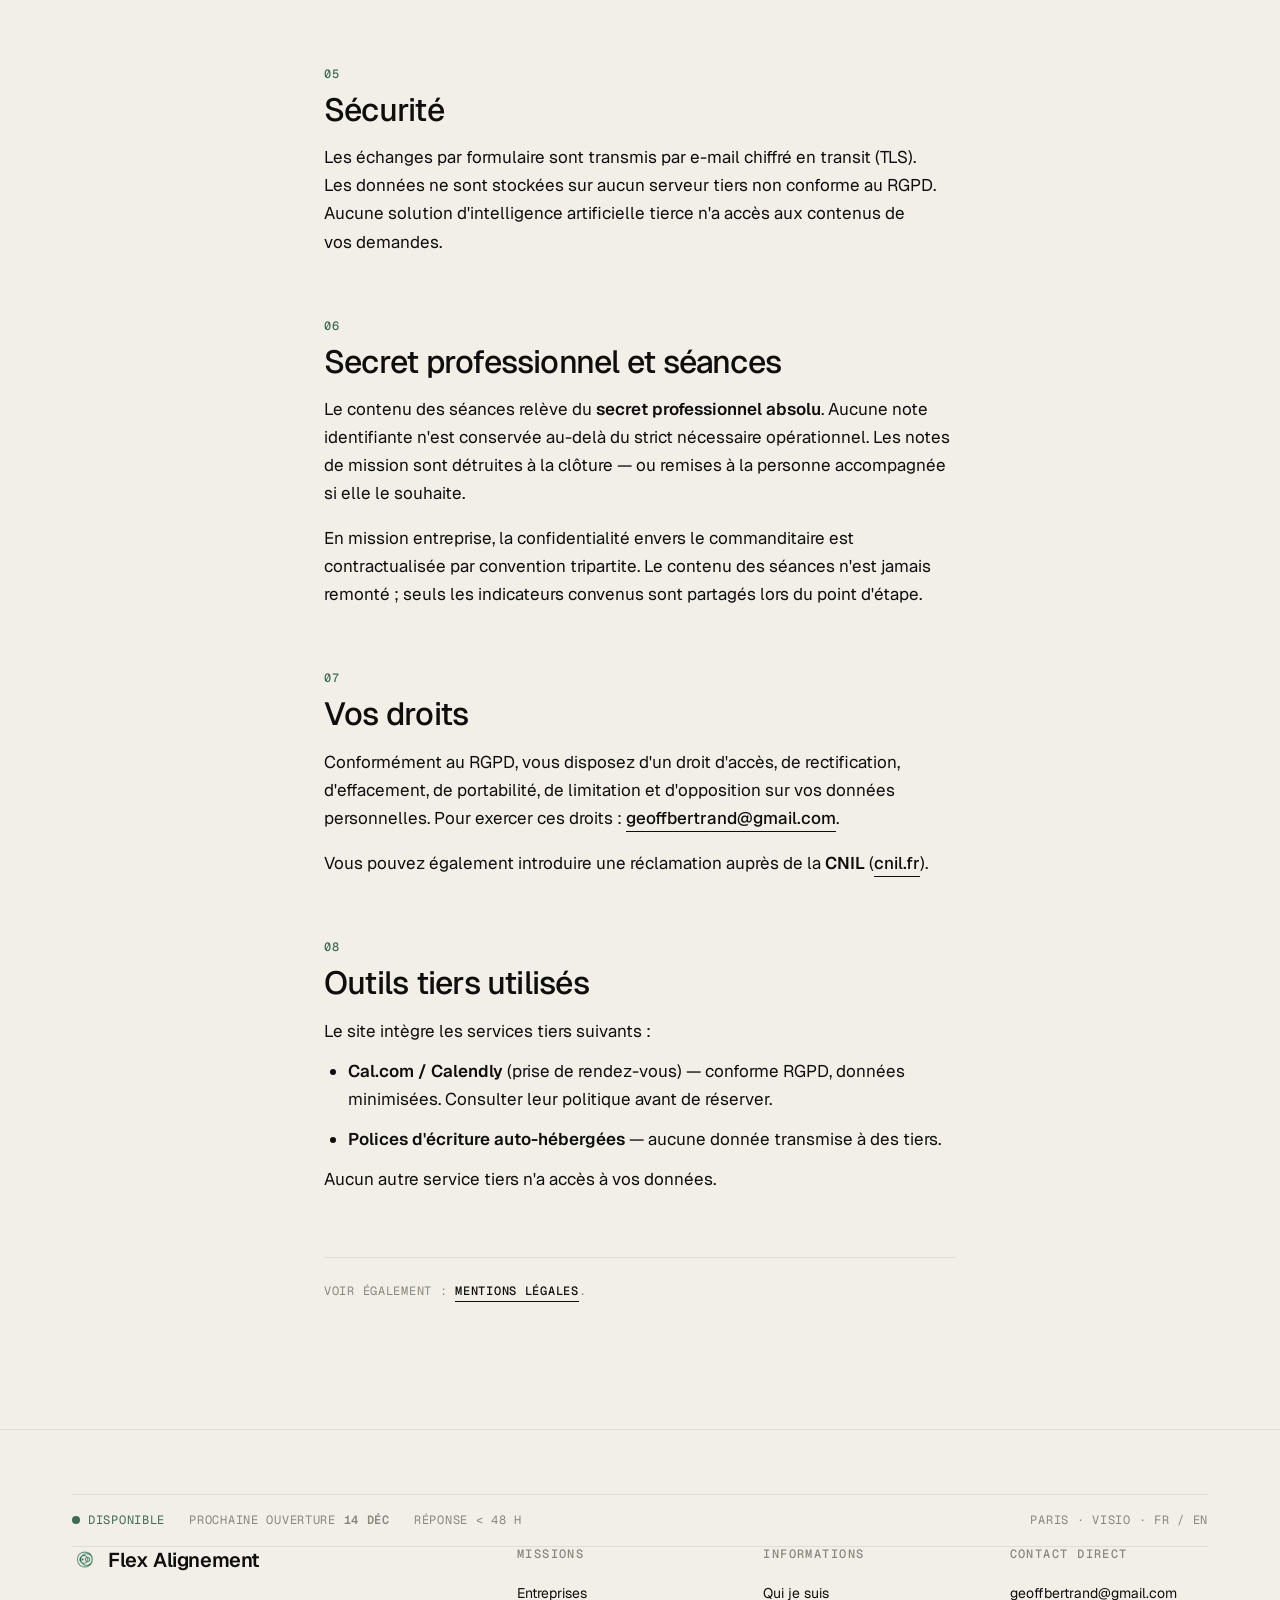
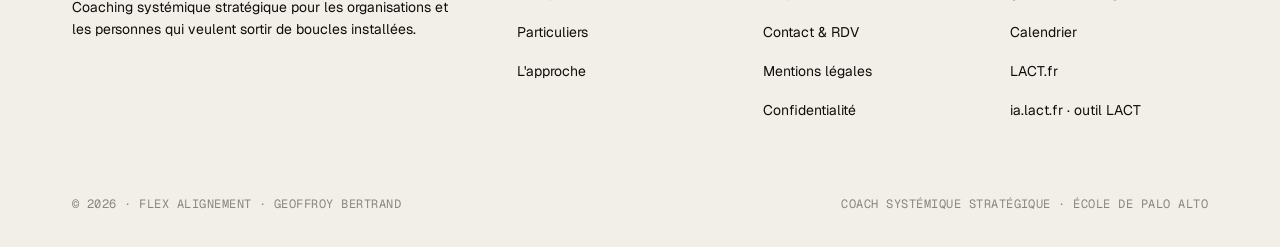
<file: politique-confidentialite.html>
<!DOCTYPE html>
<html lang="fr">
<head>
  <meta charset="UTF-8">
  <meta name="viewport" content="width=device-width, initial-scale=1.0">
  <title>Politique de confidentialité — Flex Alignement</title>
  <meta name="description" content="Traitement des données personnelles, secret professionnel, conservation des échanges. Politique de confidentialité Flex Alignement.">
  <meta name="robots" content="noindex, follow">
  <link rel="icon" type="image/png" href="images/Logo.png">
  <link rel="preconnect" href="https://fonts.googleapis.com">
  <link rel="preconnect" href="https://fonts.gstatic.com" crossorigin>
  <link rel="stylesheet" href="assets/css/main.css">
  <style>
    .legal h2 { margin-top: var(--sp-8); margin-bottom: var(--sp-4); font-size: clamp(1.5rem, 2.8vw, 2rem); }
    .legal h2:first-child { margin-top: 0; }
    .legal p, .legal li { font-size: var(--fs-md); line-height: 1.65; margin-bottom: var(--sp-3); }
    .legal ul { padding-left: var(--sp-5); }
    .legal .chapter-num { display: block; font-family: var(--f-mono); font-size: var(--fs-xs); letter-spacing: 0.12em; color: var(--c-signal); margin-bottom: var(--sp-3); text-transform: uppercase; }
    .legal strong { font-weight: 600; }
  </style>
</head>
<body>
  <a href="#main" class="skip-link">Aller au contenu</a>

  <header class="header" id="header">
    <nav class="nav" aria-label="Navigation principale">
      <a href="index.html" class="nav-brand" aria-label="Flex Alignement — accueil">
        <span class="nav-brand__logo" aria-hidden="true"><img src="images/Logo_Coach.gif" alt="" /></span>
        <span class="nav-brand__text">
          <span class="mark">Flex Alignement</span>
          <span class="sub">Systémique</span>
        </span>
      </a>
      <ul class="nav-links" role="list">
        <li><a href="entreprises.html">Entreprises</a></li>
        <li><a href="particuliers.html">Particuliers</a></li>
        <li><a href="approche.html">Approche</a></li>
        <li><a href="a-propos.html">À propos</a></li>
      </ul>
      <div class="nav-cta">
        <a href="contact.html" class="btn btn--primary btn--sm">Prendre RDV <span class="arrow" aria-hidden="true">→</span></a>
      </div>
      <button class="nav-toggle" aria-expanded="false" aria-controls="nav-mobile" aria-label="Menu">
        <svg viewBox="0 0 18 18" fill="none" aria-hidden="true">
          <line class="bar bar1" x1="2" y1="4" x2="16" y2="4" stroke="currentColor" stroke-width="1.5"/>
          <line class="bar bar2" x1="2" y1="9" x2="16" y2="9" stroke="currentColor" stroke-width="1.5"/>
          <line class="bar bar3" x1="2" y1="14" x2="16" y2="14" stroke="currentColor" stroke-width="1.5"/>
        </svg>
      </button>
    </nav>
    <div class="nav-mobile" id="nav-mobile" data-open="false">
      <ul role="list">
        <li><a href="entreprises.html">Entreprises</a></li>
        <li><a href="particuliers.html">Particuliers</a></li>
        <li><a href="approche.html">Approche</a></li>
        <li><a href="a-propos.html">À propos</a></li>
        <li><a href="contact.html">Contact</a></li>
      </ul>
    </div>
  </header>

  <main id="main">
    <section class="section">
      <div class="container-prose legal">
        <span class="kicker">Politique de confidentialité</span>
        <h1 style="font-size: clamp(2.2rem, 4vw, 3.2rem); letter-spacing: -0.028em; margin-bottom: var(--sp-3);">Vos données, ici.</h1>
        <p style="color: var(--c-system); font-family: var(--f-mono); font-size: var(--fs-xs); letter-spacing: 0.08em; text-transform: uppercase;">DERNIÈRE MISE À JOUR · <span id="legal-update">[À DATER]</span></p>

        <p style="margin-top: var(--sp-5); font-size: var(--fs-lg); line-height: 1.5;">Ce document explique, sans jargon, ce que je fais des informations que vous me confiez — que ce soit via le site ou en séance.</p>

        <h2><span class="chapter-num">01</span>Responsable du traitement</h2>
        <p>Le responsable du traitement des données est <strong>Geoffroy Bertrand</strong>, éditeur du site Flex Alignement. Pour toute question relative à vos données : <a href="mailto:geoffbertrand@gmail.com" class="link-arrow" style="display:inline;">geoffbertrand@gmail.com</a>.</p>

        <h2><span class="chapter-num">02</span>Données collectées via le site</h2>
        <p>Via les formulaires de contact, les données suivantes peuvent être collectées :</p>
        <ul>
          <li><strong>Formulaire entreprise</strong> : nom, fonction, organisation, taille de l'organisation, e-mail, téléphone (facultatif), nature de la demande, description libre, délai.</li>
          <li><strong>Formulaire particulier</strong> : prénom (facultatif), e-mail, type d'accompagnement, description libre, format préféré.</li>
        </ul>
        <p>Le site n'enregistre pas de données de navigation identifiantes. Aucun cookie publicitaire ni tiers de suivi comportemental n'est utilisé. Une mesure d'audience <strong>anonyme, sans cookie</strong> peut être utilisée (<span class="placeholder">[Plausible / Umami selon ce qui sera en place]</span>).</p>

        <h2><span class="chapter-num">03</span>Finalité et base légale</h2>
        <p>Les données transmises via formulaire sont utilisées <strong>uniquement pour répondre à votre demande</strong> (premier échange, proposition de mission). Elles ne sont jamais revendues, ne servent à aucune prospection, ne sont transmises à aucun tiers.</p>
        <p>Base légale : votre consentement explicite, recueilli via case à cocher avant l'envoi.</p>

        <h2><span class="chapter-num">04</span>Durée de conservation</h2>
        <p>Les données issues des formulaires sont conservées <strong>30 jours maximum</strong> si aucune mission ne fait suite, puis supprimées. Si une mission est engagée, elles basculent sous le régime du secret professionnel (voir section 06).</p>

        <h2><span class="chapter-num">05</span>Sécurité</h2>
        <p>Les échanges par formulaire sont transmis par e-mail chiffré en transit (TLS). Les données ne sont stockées sur aucun serveur tiers non conforme au RGPD. Aucune solution d'intelligence artificielle tierce n'a accès aux contenus de vos demandes.</p>

        <h2><span class="chapter-num">06</span>Secret professionnel et séances</h2>
        <p>Le contenu des séances relève du <strong>secret professionnel absolu</strong>. Aucune note identifiante n'est conservée au-delà du strict nécessaire opérationnel. Les notes de mission sont détruites à la clôture — ou remises à la personne accompagnée si elle le souhaite.</p>
        <p>En mission entreprise, la confidentialité envers le commanditaire est contractualisée par convention tripartite. Le contenu des séances n'est jamais remonté ; seuls les indicateurs convenus sont partagés lors du point d'étape.</p>

        <h2><span class="chapter-num">07</span>Vos droits</h2>
        <p>Conformément au RGPD, vous disposez d'un droit d'accès, de rectification, d'effacement, de portabilité, de limitation et d'opposition sur vos données personnelles. Pour exercer ces droits : <a href="mailto:geoffbertrand@gmail.com" class="link-arrow" style="display:inline;">geoffbertrand@gmail.com</a>.</p>
        <p>Vous pouvez également introduire une réclamation auprès de la <strong>CNIL</strong> (<a href="https://www.cnil.fr" target="_blank" rel="noopener" class="link-arrow" style="display:inline;">cnil.fr</a>).</p>

        <h2><span class="chapter-num">08</span>Outils tiers utilisés</h2>
        <p>Le site intègre les services tiers suivants :</p>
        <ul>
          <li><strong>Cal.com / Calendly</strong> (prise de rendez-vous) — conforme RGPD, données minimisées. Consulter leur politique avant de réserver.</li>
          <li><strong>Polices d'écriture auto-hébergées</strong> — aucune donnée transmise à des tiers.</li>
        </ul>
        <p>Aucun autre service tiers n'a accès à vos données.</p>

        <p style="margin-top: var(--sp-8); padding-top: var(--sp-5); border-top: 1px solid var(--c-line); font-family: var(--f-mono); font-size: var(--fs-xs); color: var(--c-system); letter-spacing: 0.06em; text-transform: uppercase;">
          Voir également : <a href="mentions-legales.html" class="link-arrow" style="display:inline;">mentions légales</a>.
        </p>
      </div>
    </section>
  </main>

  <footer class="footer">
    <div class="container">
      <div class="statusbar" role="status">
        <span class="status-dot">DISPONIBLE</span>
        <span>PROCHAINE OUVERTURE <strong data-status-next>—</strong></span>
        <span>RÉPONSE &lt; 48 H</span>
        <span style="margin-left: auto;">PARIS · VISIO · FR / EN</span>
      </div>
      <div class="footer-grid">
        <div class="footer-brand">
          <div class="brand-block">
            <span class="brand-inline"><img src="images/Logo_Coach.gif" alt="" /><span class="mark">Flex Alignement</span></span>
          </div>
          <p>Coaching systémique stratégique pour les organisations et les personnes qui veulent sortir de boucles installées.</p>
        </div>
        <div>
          <h4>Missions</h4>
          <ul>
            <li><a href="entreprises.html">Entreprises</a></li>
            <li><a href="particuliers.html">Particuliers</a></li>
            <li><a href="approche.html">L'approche</a></li>
          </ul>
        </div>
        <div>
          <h4>Informations</h4>
          <ul>
            <li><a href="a-propos.html">Qui je suis</a></li>
            <li><a href="contact.html">Contact &amp; RDV</a></li>
            <li><a href="mentions-legales.html">Mentions légales</a></li>
            <li><a href="politique-confidentialite.html">Confidentialité</a></li>
          </ul>
        </div>
        <div>
          <h4>Contact direct</h4>
          <ul>
            <li><a href="mailto:geoffbertrand@gmail.com">geoffbertrand@gmail.com</a></li>
            <li><a href="https://calendly.com/geoffbertrand/cadrage-30-min-entreprise" target="_blank" rel="noopener">Calendrier</a></li>
            <li><a href="https://lact.fr/" target="_blank" rel="noopener">LACT.fr</a></li>
            <li><a href="https://ia.lact.fr/" target="_blank" rel="noopener">ia.lact.fr · outil LACT</a></li>
          </ul>
        </div>
      </div>

      <div class="footer-bottom">
        <span>© <span data-year>2026</span> · FLEX ALIGNEMENT · GEOFFROY BERTRAND</span>
        <span>COACH SYSTÉMIQUE STRATÉGIQUE · ÉCOLE DE PALO ALTO</span>
      </div>
    </div>
  </footer>

  <script src="assets/js/main.js"></script>
</body>
</html>
</file>
<file: assets/css/main.css>
/* ============================================================
   L'INSTRUMENT — Flex Alignement
   Design system for a systemic strategic coach website.
   Philosophy: instrument > brochure. Precision > ornament.
   ============================================================ */

/* ---------- FONTS ----------
   Geist & Geist Mono — Vercel's design system fonts.
   Auto-hosted via CDN here; for production, self-host and add
   to /assets/fonts (see DESIGN.md).
------------------------------- */
@import url("https://fonts.googleapis.com/css2?family=Geist:wght@300;400;500;600;700&family=Geist+Mono:wght@400;500;600&display=swap");

/* ============================================================
   DESIGN TOKENS
   ============================================================ */
:root {
  /* --- Palette — 4 couleurs, pas une de plus --- */
  --c-paper:    #F2EFE9;              /* fond primaire — blanc lin */
  --c-ink:      #0F0E0C;              /* encre principale */
  --c-signal:   #3D6B52;              /* vert oxyde — action, état */
  --c-signal-hi:#4a8263;              /* hover */
  --c-signal-lo:#2e5340;              /* active */
  --c-system:   #8B867C;              /* gris système — métadonnées */
  --c-line:     rgba(15, 14, 12, 0.08);
  --c-line-hi:  rgba(15, 14, 12, 0.16);
  --c-grid:     rgba(15, 14, 12, 0.025);
  --c-paper-2:  #EAE6DE;              /* fond alternatif discret */
  --c-warn:     #B5481F;              /* réservé erreurs de formulaire */

  /* --- Typographies --- */
  --f-display: "Geist", -apple-system, BlinkMacSystemFont, system-ui, sans-serif;
  --f-body:    "Geist", -apple-system, BlinkMacSystemFont, system-ui, sans-serif;
  --f-mono:    "Geist Mono", ui-monospace, "SF Mono", Menlo, Monaco, Consolas, monospace;

  /* --- Échelle type --- */
  --fs-xs:   0.75rem;     /* 12 — mono, métadonnées */
  --fs-sm:   0.875rem;    /* 14 — mono labels, small text */
  --fs-base: 1rem;        /* 16 — corps */
  --fs-md:   1.0625rem;   /* 17 — corps lisibilité */
  --fs-lg:   1.25rem;     /* 20 — sous-titre */
  --fs-xl:   1.5rem;      /* 24 */
  --fs-2xl:  2rem;        /* 32 */
  --fs-3xl:  2.75rem;     /* 44 */
  --fs-4xl:  3.75rem;     /* 60 */
  --fs-5xl:  clamp(2.75rem, 6.5vw, 5.25rem); /* H1 hero */

  /* --- Espacement --- */
  --sp-1: 0.25rem;
  --sp-2: 0.5rem;
  --sp-3: 0.75rem;
  --sp-4: 1rem;
  --sp-5: 1.5rem;
  --sp-6: 2rem;
  --sp-7: 3rem;
  --sp-8: 4rem;
  --sp-9: 6rem;
  --sp-10: 8rem;
  --sp-11: 10rem;

  --section-y-desktop: clamp(5rem, 9vw, 9rem);   /* 80–144 */
  --section-y-mobile:  3.75rem;                   /* 60 */

  /* --- Layout --- */
  --container: 1200px;
  --container-narrow: 720px;
  --container-prose: 680px;
  --radius: 2px;

  /* --- Motion --- */
  --ease: cubic-bezier(0.2, 0, 0, 1);
  --dur-fast: 180ms;
  --dur: 280ms;
  --dur-slow: 520ms;

  /* --- Logo tint --- */
  /* Recolore un logo en `--c-signal` (#3D6B52) sans toucher au fichier source.
     brightness(0) neutralise les couleurs d'origine ; la suite teinte.
     Si l'on change `--c-signal`, regénérer cette chaîne via
     https://codepen.io/sosuke/pen/Pjoqqp */
  --logo-tint: brightness(0) saturate(100%) invert(34%) sepia(44%) saturate(560%) hue-rotate(103deg) brightness(92%) contrast(88%);
}

/* ============================================================
   RESET & BASE
   ============================================================ */
*, *::before, *::after { box-sizing: border-box; }
* { margin: 0; }
html { -webkit-text-size-adjust: 100%; scroll-behavior: smooth; }
@media (prefers-reduced-motion: reduce) {
  html { scroll-behavior: auto; }
  *, *::before, *::after {
    animation-duration: 0.01ms !important;
    transition-duration: 0.01ms !important;
    animation-iteration-count: 1 !important;
  }
}

body {
  background: var(--c-paper);
  color: var(--c-ink);
  font-family: var(--f-body);
  font-size: var(--fs-md);
  line-height: 1.6;
  font-feature-settings: "ss01", "ss02", "cv11";
  -webkit-font-smoothing: antialiased;
  -moz-osx-font-smoothing: grayscale;
  text-rendering: optimizeLegibility;
  overflow-x: hidden;
}

img, svg, video { display: block; max-width: 100%; height: auto; }
svg { overflow: visible; }

a { color: inherit; text-decoration: none; }

button { border: 0; background: transparent; font: inherit; color: inherit; cursor: pointer; padding: 0; }

:focus-visible {
  outline: 2px solid var(--c-signal);
  outline-offset: 3px;
  border-radius: 2px;
}

/* Focus ring for interactive cards/links that carry their own box */
a:focus-visible, button:focus-visible {
  outline: 2px solid var(--c-signal);
  outline-offset: 3px;
}

::selection { background: var(--c-signal); color: var(--c-paper); }

/* ============================================================
   TYPOGRAPHY
   ============================================================ */
h1, h2, h3, h4 {
  font-family: var(--f-display);
  font-weight: 500;
  line-height: 1.08;
  letter-spacing: -0.022em;
  color: var(--c-ink);
  text-wrap: balance;
}

h1 { font-size: var(--fs-5xl); letter-spacing: -0.028em; font-weight: 500; }
h2 { font-size: clamp(2rem, 3.8vw, 3rem); letter-spacing: -0.024em; }
h3 { font-size: clamp(1.375rem, 2.2vw, 1.75rem); letter-spacing: -0.018em; }
h4 { font-size: var(--fs-lg); letter-spacing: -0.012em; line-height: 1.3; }

p { line-height: 1.65; text-wrap: pretty; }
p + p { margin-top: 1em; }

strong { font-weight: 600; }

/* Pas d'italiques — on utilise le poids et le mono à la place */
em, i { font-style: normal; font-weight: 500; }

/* ============================================================
   UTILITIES
   ============================================================ */
.container { width: 100%; max-width: var(--container); margin-inline: auto; padding-inline: var(--sp-5); }
@media (min-width: 768px) { .container { padding-inline: var(--sp-6); } }

.container-narrow { max-width: var(--container-narrow); margin-inline: auto; padding-inline: var(--sp-5); }
.container-prose  { max-width: var(--container-prose);  margin-inline: auto; padding-inline: var(--sp-5); }

.section { padding-block: var(--section-y-mobile); }
@media (min-width: 900px) { .section { padding-block: var(--section-y-desktop); } }

.section--alt { background: var(--c-paper-2); }

.grid-bg {
  background-image:
    linear-gradient(to right, var(--c-grid) 1px, transparent 1px),
    linear-gradient(to bottom, var(--c-grid) 1px, transparent 1px);
  background-size: 48px 48px;
}

/* Skip link */
.skip-link {
  position: absolute;
  top: -100px;
  left: var(--sp-4);
  padding: var(--sp-3) var(--sp-5);
  background: var(--c-ink);
  color: var(--c-paper);
  font-family: var(--f-mono);
  font-size: var(--fs-xs);
  text-transform: uppercase;
  letter-spacing: 0.08em;
  z-index: 9999;
  transition: top var(--dur) var(--ease);
}
.skip-link:focus { top: var(--sp-4); }

.visually-hidden {
  position: absolute !important;
  width: 1px; height: 1px;
  padding: 0; margin: -1px;
  overflow: hidden; clip: rect(0,0,0,0);
  white-space: nowrap; border: 0;
}

/* ============================================================
   MONO COMPONENTS — métadonnées, labels, numérotation
   ============================================================ */
.mono {
  font-family: var(--f-mono);
  font-size: var(--fs-xs);
  letter-spacing: 0.06em;
  text-transform: uppercase;
  color: var(--c-system);
  font-weight: 500;
}

.mono-line {
  font-family: var(--f-mono);
  font-size: var(--fs-xs);
  letter-spacing: 0.04em;
  color: var(--c-system);
  display: flex;
  flex-wrap: wrap;
  gap: var(--sp-3) var(--sp-5);
  align-items: center;
}
.mono-line > span { display: inline-flex; align-items: center; gap: var(--sp-2); }
.mono-line .dot { width: 3px; height: 3px; background: currentColor; border-radius: 50%; flex: 0 0 auto; }

/* Kicker — mono, mis en tête des hero/section */
.kicker {
  font-family: var(--f-mono);
  font-size: var(--fs-xs);
  letter-spacing: 0.12em;
  text-transform: uppercase;
  color: var(--c-system);
  margin-bottom: var(--sp-5);
  display: inline-flex;
  align-items: center;
  gap: var(--sp-3);
}
.kicker::before {
  content: "";
  width: 24px; height: 1px; background: var(--c-signal); flex: 0 0 auto;
}

/* Numérotation protocolaire — 01 — TITRE */
.section-number {
  font-family: var(--f-mono);
  font-size: var(--fs-xs);
  letter-spacing: 0.12em;
  color: var(--c-signal);
  font-weight: 500;
  display: block;
  margin-bottom: var(--sp-3);
}

/* Placeholder visuel pour les chiffres à fournir */
.placeholder {
  display: inline-block;
  padding: 0.05em 0.4em;
  border: 1px dashed var(--c-system);
  border-radius: 2px;
  font-family: var(--f-mono);
  font-size: 0.85em;
  color: var(--c-system);
  background: transparent;
}

/* ============================================================
   BUTTONS — signal used chirurgically
   ============================================================ */
.btn {
  display: inline-flex;
  align-items: center;
  justify-content: center;
  gap: var(--sp-3);
  padding: var(--sp-4) var(--sp-5);
  font-family: var(--f-body);
  font-size: var(--fs-base);
  font-weight: 500;
  letter-spacing: -0.005em;
  line-height: 1;
  border: 1px solid transparent;
  border-radius: 2px;
  cursor: pointer;
  transition: background var(--dur) var(--ease), color var(--dur) var(--ease),
              border-color var(--dur) var(--ease), transform var(--dur-fast) var(--ease);
  text-align: left;
  min-height: 48px;
  white-space: nowrap;
}
.btn .arrow {
  display: inline-block;
  transition: transform var(--dur) var(--ease);
}
.btn:hover .arrow { transform: translateX(4px); }

.btn--primary {
  background: var(--c-ink);
  color: var(--c-paper);
  border-color: var(--c-ink);
}
.btn--primary:hover { background: var(--c-signal); border-color: var(--c-signal); }
.btn--primary:active { background: var(--c-signal-lo); border-color: var(--c-signal-lo); }

.btn--signal {
  background: var(--c-signal);
  color: var(--c-paper);
  border-color: var(--c-signal);
}
.btn--signal:hover { background: var(--c-signal-hi); border-color: var(--c-signal-hi); }
.btn--signal:active { background: var(--c-signal-lo); }

.btn--ghost {
  background: transparent;
  color: var(--c-ink);
  border-color: var(--c-line-hi);
}
.btn--ghost:hover { border-color: var(--c-ink); background: transparent; }

.btn--sm { padding: var(--sp-3) var(--sp-4); font-size: var(--fs-sm); min-height: 40px; }

/* CTA inline "link arrow" */
.link-arrow {
  display: inline-flex;
  align-items: center;
  gap: var(--sp-2);
  font-weight: 500;
  color: var(--c-ink);
  border-bottom: 1px solid var(--c-ink);
  padding-bottom: 2px;
  transition: color var(--dur) var(--ease), border-color var(--dur) var(--ease);
}
.link-arrow:hover { color: var(--c-signal); border-color: var(--c-signal); }
.link-arrow .arrow { transition: transform var(--dur) var(--ease); }
.link-arrow:hover .arrow { transform: translateX(3px); }

/* ============================================================
   HEADER / NAVIGATION
   ============================================================ */
.header {
  position: sticky;
  top: 0;
  left: 0;
  right: 0;
  z-index: 100;
  background: color-mix(in srgb, var(--c-paper) 92%, transparent);
  backdrop-filter: saturate(120%) blur(10px);
  -webkit-backdrop-filter: saturate(120%) blur(10px);
  border-bottom: 1px solid transparent;
  transition: border-color var(--dur) var(--ease), background var(--dur) var(--ease);
}
.header[data-scrolled="true"] {
  border-bottom-color: var(--c-line);
}

.nav {
  display: flex;
  align-items: center;
  justify-content: space-between;
  height: 64px;
  max-width: var(--container);
  margin-inline: auto;
  padding-inline: var(--sp-5);
  gap: var(--sp-6);
}
@media (min-width: 768px) { .nav { padding-inline: var(--sp-6); } }

.nav-brand {
  display: flex;
  align-items: center;
  gap: 10px;
  color: var(--c-ink);
}
.nav-brand__logo {
  display: inline-flex;
  align-items: center;
  justify-content: center;
  /* 28 px = cap-height approx. du wordmark (Geist 1.25rem @ 600) × 1.4 ;
     équilibre optique entre le logo et le texte. */
  width: 28px;
  height: 28px;
  flex: 0 0 auto;
  overflow: hidden;
}
.nav-brand__logo img {
  width: 100%;
  height: 100%;
  object-fit: contain;
  display: block;
  /* Teinte vert signal — préserve l'animation du GIF. */
  filter: var(--logo-tint);
  transition: filter var(--dur) var(--ease);
}
.nav-brand:hover .nav-brand__logo img { filter: var(--logo-tint) brightness(1.08); }
.nav-brand__text {
  display: flex;
  align-items: baseline;
  gap: var(--sp-2);
  line-height: 1;
  /* Petite correction optique : le logo a un poids visuel plus lourd que les
     capitales de la wordmark ; on remonte le texte de 1 px pour aligner les
     centres perçus. */
  transform: translateY(-0.5px);
}
.nav-brand .mark {
  font-family: var(--f-display);
  font-weight: 600;
  font-size: var(--fs-lg);
  letter-spacing: -0.02em;
  line-height: 1;
}
/* Fallback square mark when no logo image is used.
   Activated by adding the class `.nav-brand--no-logo` on .nav-brand. */
.nav-brand--no-logo .mark::before {
  content: "";
  display: inline-block;
  width: 10px; height: 10px;
  background: var(--c-signal);
  margin-right: 10px;
  transform: translateY(-1px);
}
.nav-brand .sub {
  font-family: var(--f-mono);
  font-size: var(--fs-xs);
  color: var(--c-system);
  letter-spacing: 0.08em;
  text-transform: uppercase;
}

.nav-links {
  display: none;
  align-items: center;
  gap: var(--sp-6);
  list-style: none;
  padding: 0;
}
@media (min-width: 960px) { .nav-links { display: flex; } }

.nav-links a {
  position: relative;
  font-size: var(--fs-sm);
  color: var(--c-ink);
  padding: var(--sp-3) 0;
  transition: color var(--dur) var(--ease);
}
.nav-links a::after {
  content: "";
  position: absolute;
  left: 0; right: 0; bottom: 0;
  height: 1px;
  background: var(--c-signal);
  transform: scaleX(0);
  transform-origin: left;
  transition: transform var(--dur) var(--ease);
}
.nav-links a:hover::after,
.nav-links a[aria-current="page"]::after { transform: scaleX(1); }
.nav-links a[aria-current="page"] { color: var(--c-signal); }

.nav-cta { display: flex; gap: var(--sp-3); align-items: center; }

.nav-toggle {
  display: inline-flex;
  align-items: center;
  justify-content: center;
  width: 40px; height: 40px;
  border: 1px solid var(--c-line-hi);
  border-radius: 2px;
  cursor: pointer;
}
@media (min-width: 960px) { .nav-toggle { display: none; } }
.nav-toggle svg { width: 18px; height: 18px; }
.nav-toggle[aria-expanded="true"] .bar1 { transform: rotate(45deg) translate(3px, 3px); }
.nav-toggle[aria-expanded="true"] .bar2 { opacity: 0; }
.nav-toggle[aria-expanded="true"] .bar3 { transform: rotate(-45deg) translate(3px, -3px); }
.nav-toggle .bar { transition: transform var(--dur) var(--ease), opacity var(--dur) var(--ease); transform-origin: center; }

.nav-mobile {
  position: fixed;
  top: 64px; left: 0; right: 0;
  background: var(--c-paper);
  border-bottom: 1px solid var(--c-line);
  padding: var(--sp-5) var(--sp-5) var(--sp-6);
  transform: translateY(-110%);
  transition: transform var(--dur-slow) var(--ease);
  z-index: 99;
}
.nav-mobile[data-open="true"] { transform: translateY(0); }
.nav-mobile ul { list-style: none; padding: 0; display: grid; gap: var(--sp-4); }
.nav-mobile a {
  display: block;
  padding: var(--sp-3) 0;
  border-bottom: 1px solid var(--c-line);
  font-size: var(--fs-lg);
  font-weight: 500;
}
.nav-mobile .nav-cta-mobile { margin-top: var(--sp-5); }

/* ============================================================
   HERO
   ============================================================ */
.hero {
  position: relative;
  padding-block: var(--sp-8) var(--sp-9);
  overflow: hidden;
}
@media (min-width: 900px) {
  .hero { padding-block: var(--sp-9) var(--sp-10); min-height: calc(100vh - 64px); display: flex; align-items: center; }
}

/* Variant : contenu ancré en haut plutôt que centré verticalement.
   Utilisé sur la home pour que la H1 démarre juste sous le header,
   à l'endroit où se trouvait l'ancien kicker.
   Padding-top et padding-bottom réduits pour que tout le bloc
   (H1 + lede + CTAs + meta) tienne dans le 1er écran. */
@media (min-width: 900px) {
  .hero.hero--top {
    align-items: flex-start;
    padding-top: var(--sp-5);
    padding-bottom: var(--sp-8);
    min-height: auto;
  }
}

/* Variant : décale le contenu centré de 48 px vers le haut (1 ligne de grille).
   On réduit le padding-top à 0 — grâce au centrage vertical, le contenu
   remonte de (96 - 0) / 2 = 48 px, tout en préservant la respiration globale. */
@media (min-width: 900px) {
  .hero.hero--up {
    padding-top: 0;
  }
}

.hero__inner {
  position: relative;
  display: grid;
  grid-template-columns: 1fr;
  gap: var(--sp-8);
  align-items: center;
  width: 100%;
}
@media (min-width: 960px) {
  .hero__inner { grid-template-columns: minmax(0, 1.15fr) minmax(0, 1fr); gap: var(--sp-9); }
}

.hero__title {
  font-size: var(--fs-5xl);
  line-height: 1.02;
  letter-spacing: -0.03em;
  margin-bottom: var(--sp-5);
}
.hero__lede {
  font-size: clamp(1.0625rem, 1.6vw, 1.25rem);
  line-height: 1.5;
  color: var(--c-ink);
  max-width: 44ch;
  margin-bottom: var(--sp-6);
  text-wrap: pretty;
}

.hero__cta {
  display: flex;
  flex-wrap: wrap;
  gap: var(--sp-3);
}

.hero__meta {
  margin-top: var(--sp-6);
  padding-top: var(--sp-5);
  border-top: 1px solid var(--c-line);
}

.hero__diagram {
  position: relative;
  aspect-ratio: 1 / 1;
  max-width: 540px;
  margin-inline: auto;
  width: 100%;
}
.hero__diagram svg { width: 100%; height: 100%; }

/* Highlighted word in titles (signal) */
.signal-word {
  color: var(--c-signal);
  font-weight: 600;
}

/* ============================================================
   CARDS & GRIDS
   ============================================================ */
.card-grid {
  display: grid;
  grid-template-columns: 1fr;
  gap: var(--sp-4);
}
@media (min-width: 700px) { .card-grid--3 { grid-template-columns: repeat(3, 1fr); } }
@media (min-width: 700px) { .card-grid--2 { grid-template-columns: repeat(2, 1fr); } }
@media (min-width: 900px) {
  .card-grid--featured {
    grid-template-columns: 2fr 1fr 1fr;
  }
}

.card {
  display: flex;
  flex-direction: column;
  gap: var(--sp-4);
  padding: var(--sp-6);
  background: var(--c-paper);
  border: 1px solid var(--c-line);
  border-radius: var(--radius);
  transition: border-color var(--dur) var(--ease), transform var(--dur) var(--ease);
  position: relative;
  overflow: hidden;
}
.card:hover { border-color: var(--c-ink); }

.card--feature {
  min-height: 280px;
}

.card__number {
  font-family: var(--f-mono);
  font-size: var(--fs-xs);
  color: var(--c-signal);
  letter-spacing: 0.08em;
}

.card__title {
  font-size: var(--fs-xl);
  letter-spacing: -0.015em;
  line-height: 1.15;
}

.card__text {
  font-size: var(--fs-md);
  color: var(--c-ink);
  line-height: 1.55;
}

.card__foot {
  margin-top: auto;
  padding-top: var(--sp-4);
  border-top: 1px dashed var(--c-line);
  display: flex;
  align-items: center;
  justify-content: space-between;
  gap: var(--sp-3);
}

/* Situation list — When to call me */
.situation-list {
  display: grid;
  gap: 0;
  border-top: 1px solid var(--c-line);
  list-style: none;
  padding: 0;
}
.situation-list li {
  display: grid;
  grid-template-columns: 48px 1fr auto;
  align-items: center;
  gap: var(--sp-4);
  padding: var(--sp-5) 0;
  border-bottom: 1px solid var(--c-line);
  transition: padding-left var(--dur) var(--ease);
}
.situation-list li:hover { padding-left: var(--sp-3); }
.situation-list .num {
  font-family: var(--f-mono);
  font-size: var(--fs-xs);
  color: var(--c-signal);
  letter-spacing: 0.06em;
}
.situation-list .txt { font-size: var(--fs-lg); letter-spacing: -0.01em; }
.situation-list .tag {
  font-family: var(--f-mono);
  font-size: var(--fs-xs);
  color: var(--c-system);
  text-transform: uppercase;
  letter-spacing: 0.08em;
}

/* ============================================================
   SPLIT LAYOUT (for text + side-meta or text + diagram)
   ============================================================ */
.split {
  display: grid;
  gap: var(--sp-6);
  grid-template-columns: 1fr;
}
@media (min-width: 900px) {
  .split { grid-template-columns: minmax(0, 280px) minmax(0, 1fr); gap: var(--sp-8); }
}
.split--reverse { direction: rtl; }
.split--reverse > * { direction: ltr; }

.split-aside {
  position: sticky;
  top: calc(64px + var(--sp-5));
  align-self: start;
}
.split-aside .mono { display: block; margin-bottom: var(--sp-2); }

/* ============================================================
   SECTION HEADINGS
   ============================================================ */
.section-head {
  max-width: 720px;
  margin-bottom: var(--sp-7);
}
.section-head h2 { margin-bottom: var(--sp-3); }
.section-head p { color: var(--c-ink); font-size: var(--fs-md); max-width: 60ch; }
.section-head .mono-line { margin-top: var(--sp-4); }

/* ============================================================
   TESTIMONIALS
   ============================================================ */
.verbatim-grid {
  display: grid;
  gap: var(--sp-5);
  grid-template-columns: 1fr;
}
@media (min-width: 800px) { .verbatim-grid { grid-template-columns: repeat(3, 1fr); } }

.verbatim {
  display: flex;
  flex-direction: column;
  gap: var(--sp-4);
  padding: var(--sp-6) var(--sp-5);
  border-left: 1px solid var(--c-line-hi);
}
.verbatim q {
  font-size: var(--fs-lg);
  line-height: 1.4;
  letter-spacing: -0.014em;
  quotes: "«\00A0" "\00A0»";
  color: var(--c-ink);
}
.verbatim .who {
  margin-top: auto;
  font-family: var(--f-mono);
  font-size: var(--fs-xs);
  letter-spacing: 0.06em;
  color: var(--c-system);
  text-transform: uppercase;
}

/* ============================================================
   PROCESS STEPS
   ============================================================ */
.process {
  display: grid;
  gap: var(--sp-5);
  grid-template-columns: 1fr;
  counter-reset: step;
}
@media (min-width: 800px) { .process { grid-template-columns: repeat(3, 1fr); gap: var(--sp-5); } }

.process__step {
  position: relative;
  padding: var(--sp-6);
  border: 1px solid var(--c-line);
  border-radius: 2px;
  background: var(--c-paper);
  display: flex;
  flex-direction: column;
  gap: var(--sp-3);
  counter-increment: step;
}
.process__step::before {
  content: counter(step, decimal-leading-zero);
  font-family: var(--f-mono);
  font-size: var(--fs-xs);
  letter-spacing: 0.08em;
  color: var(--c-signal);
  margin-bottom: var(--sp-3);
}
.process__step h3 { font-size: var(--fs-lg); }
.process__step p { font-size: var(--fs-base); color: var(--c-ink); }
.process__step .meta {
  margin-top: auto;
  padding-top: var(--sp-4);
  border-top: 1px dashed var(--c-line);
  font-family: var(--f-mono);
  font-size: var(--fs-xs);
  color: var(--c-system);
  letter-spacing: 0.06em;
  text-transform: uppercase;
}

/* ============================================================
   CAS CLIENT — avant/après diagrammes
   ============================================================ */
.case {
  padding: var(--sp-7) 0;
  border-top: 1px solid var(--c-line);
}
.case:last-child { border-bottom: 1px solid var(--c-line); }

.case__head {
  display: flex;
  flex-direction: column;
  gap: var(--sp-3);
  margin-bottom: var(--sp-6);
}
.case__tag {
  font-family: var(--f-mono);
  font-size: var(--fs-xs);
  color: var(--c-signal);
  letter-spacing: 0.08em;
  text-transform: uppercase;
}
.case__title {
  font-size: clamp(1.5rem, 3vw, 2rem);
  letter-spacing: -0.02em;
  line-height: 1.15;
  max-width: 28ch;
}

.case__body {
  display: grid;
  gap: var(--sp-6);
  grid-template-columns: 1fr;
  align-items: start;
}
@media (min-width: 900px) {
  .case__body { grid-template-columns: 1fr 1fr; gap: var(--sp-8); }
}

.case__diagrams {
  display: grid;
  gap: var(--sp-4);
  grid-template-columns: 1fr 1fr;
  padding: var(--sp-5);
  border: 1px solid var(--c-line);
  background: var(--c-paper-2);
  border-radius: 2px;
}
.case__diagram-wrap {
  display: flex; flex-direction: column; gap: var(--sp-3);
}
.case__diagram-label {
  font-family: var(--f-mono);
  font-size: var(--fs-xs);
  color: var(--c-system);
  letter-spacing: 0.08em;
  text-transform: uppercase;
  display: flex; align-items: center; gap: var(--sp-2);
}
.case__diagram-label::before {
  content: ""; width: 8px; height: 8px; border-radius: 50%;
  background: var(--c-system);
}
.case__diagram-label[data-state="after"]::before { background: var(--c-signal); }
.case__diagram-wrap svg { width: 100%; height: auto; aspect-ratio: 1 / 1; }

.case__narrative { display: grid; gap: var(--sp-4); }
.case__narrative dt {
  font-family: var(--f-mono);
  font-size: var(--fs-xs);
  color: var(--c-signal);
  letter-spacing: 0.08em;
  text-transform: uppercase;
  margin-bottom: var(--sp-1);
}
.case__narrative dd { font-size: var(--fs-md); line-height: 1.55; }

.case__outcome {
  margin-top: var(--sp-4);
  padding: var(--sp-4) var(--sp-5);
  border: 1px solid var(--c-signal);
  border-radius: 2px;
  background: color-mix(in srgb, var(--c-signal) 6%, transparent);
}
.case__outcome dt { color: var(--c-signal); }
.case__outcome dd { font-size: var(--fs-md); font-weight: 500; }

/* ============================================================
   FAQ
   ============================================================ */
.faq { list-style: none; padding: 0; border-top: 1px solid var(--c-line); }
.faq details {
  border-bottom: 1px solid var(--c-line);
  padding: var(--sp-5) 0;
}
.faq summary {
  display: flex;
  justify-content: space-between;
  align-items: center;
  gap: var(--sp-5);
  cursor: pointer;
  list-style: none;
  font-size: var(--fs-lg);
  letter-spacing: -0.012em;
  font-weight: 500;
}
.faq summary::-webkit-details-marker { display: none; }
.faq summary::after {
  content: "+";
  font-family: var(--f-mono);
  font-size: 1.5rem;
  color: var(--c-signal);
  font-weight: 300;
  transition: transform var(--dur) var(--ease);
  flex: 0 0 auto;
}
.faq details[open] summary::after { transform: rotate(45deg); }
.faq details p {
  margin-top: var(--sp-4);
  color: var(--c-ink);
  max-width: 65ch;
  line-height: 1.6;
}

/* ============================================================
   STATUS BAR (footer)
   ============================================================ */
.statusbar {
  display: flex;
  flex-wrap: wrap;
  gap: var(--sp-3) var(--sp-5);
  align-items: center;
  padding: var(--sp-4) 0;
  border-top: 1px solid var(--c-line);
  border-bottom: 1px solid var(--c-line);
  font-family: var(--f-mono);
  font-size: var(--fs-xs);
  letter-spacing: 0.06em;
  color: var(--c-system);
  text-transform: uppercase;
}
.statusbar .status-dot {
  display: inline-flex;
  align-items: center;
  gap: var(--sp-2);
  color: var(--c-signal);
}
.statusbar .status-dot::before {
  content: "";
  width: 8px; height: 8px;
  border-radius: 50%;
  background: var(--c-signal);
  animation: pulse 2.4s var(--ease) infinite;
  box-shadow: 0 0 0 0 currentColor;
}
@media (prefers-reduced-motion: reduce) {
  .statusbar .status-dot::before { animation: none; }
}
@keyframes pulse {
  0%   { box-shadow: 0 0 0 0 color-mix(in srgb, var(--c-signal) 50%, transparent); }
  60%  { box-shadow: 0 0 0 10px color-mix(in srgb, var(--c-signal) 0%, transparent); }
  100% { box-shadow: 0 0 0 0 color-mix(in srgb, var(--c-signal) 0%, transparent); }
}

/* ============================================================
   FOOTER
   ============================================================ */
.footer {
  background: var(--c-paper);
  padding-block: var(--sp-8) var(--sp-6);
  border-top: 1px solid var(--c-line);
}
.footer-grid {
  display: grid;
  gap: var(--sp-7);
  grid-template-columns: 1fr;
  margin-bottom: var(--sp-7);
}
@media (min-width: 800px) {
  .footer-grid { grid-template-columns: 2fr 1fr 1fr 1fr; }
}

.footer h4 {
  font-family: var(--f-mono);
  font-size: var(--fs-xs);
  letter-spacing: 0.12em;
  text-transform: uppercase;
  color: var(--c-system);
  margin-bottom: var(--sp-4);
  font-weight: 500;
}
.footer ul { list-style: none; padding: 0; display: grid; gap: var(--sp-3); }
.footer a { color: var(--c-ink); font-size: var(--fs-sm); transition: color var(--dur) var(--ease); }
.footer a:hover { color: var(--c-signal); }

.footer-brand { max-width: 36ch; }
.footer-brand .brand-block { margin-bottom: var(--sp-4); }
.footer-brand p { font-size: var(--fs-sm); color: var(--c-ink); line-height: 1.55; }

.footer-bottom {
  padding-top: var(--sp-5);
  display: flex;
  flex-wrap: wrap;
  justify-content: space-between;
  gap: var(--sp-3);
  font-family: var(--f-mono);
  font-size: var(--fs-xs);
  color: var(--c-system);
  letter-spacing: 0.04em;
}

/* ============================================================
   FORMS
   ============================================================ */
.form {
  display: grid;
  gap: var(--sp-5);
}
.field { display: grid; gap: var(--sp-2); }
.field label {
  font-family: var(--f-mono);
  font-size: var(--fs-xs);
  letter-spacing: 0.08em;
  text-transform: uppercase;
  color: var(--c-system);
}
.field label .req { color: var(--c-signal); }
.field label .opt {
  color: var(--c-system);
  font-weight: 400;
  opacity: 0.65;
  margin-left: 0.35em;
  letter-spacing: 0.04em;
}
.field input,
.field textarea,
.field select {
  width: 100%;
  padding: var(--sp-3) var(--sp-4);
  font-family: var(--f-body);
  font-size: var(--fs-md);
  color: var(--c-ink);
  background: var(--c-paper);
  border: 1px solid var(--c-line-hi);
  border-radius: 2px;
  transition: border-color var(--dur) var(--ease), background var(--dur) var(--ease);
  min-height: 48px;
}
.field textarea { min-height: 140px; resize: vertical; line-height: 1.5; }
.field input:focus,
.field textarea:focus,
.field select:focus {
  outline: none;
  border-color: var(--c-signal);
  box-shadow: 0 0 0 3px color-mix(in srgb, var(--c-signal) 12%, transparent);
}
.field[data-error="true"] input,
.field[data-error="true"] textarea { border-color: var(--c-warn); }
.field .error {
  font-family: var(--f-mono);
  font-size: var(--fs-xs);
  color: var(--c-warn);
  letter-spacing: 0.04em;
}
.field .hint {
  font-family: var(--f-mono);
  font-size: var(--fs-xs);
  color: var(--c-system);
}

.field-row {
  display: grid;
  gap: var(--sp-4);
  grid-template-columns: 1fr;
}
@media (min-width: 640px) { .field-row { grid-template-columns: 1fr 1fr; } }

.form-tabs {
  display: inline-flex;
  padding: 4px;
  border: 1px solid var(--c-line-hi);
  border-radius: 2px;
  background: var(--c-paper);
  margin-bottom: var(--sp-6);
}
.form-tabs button {
  padding: var(--sp-3) var(--sp-5);
  font-family: var(--f-mono);
  font-size: var(--fs-xs);
  letter-spacing: 0.08em;
  text-transform: uppercase;
  color: var(--c-system);
  transition: all var(--dur) var(--ease);
  border-radius: 2px;
}
.form-tabs button[aria-selected="true"] {
  background: var(--c-ink);
  color: var(--c-paper);
}

/* ============================================================
   REVEAL / scroll animations (optional, light)
   ============================================================ */
.reveal {
  opacity: 0;
  transform: translateY(8px);
  transition: opacity var(--dur-slow) var(--ease), transform var(--dur-slow) var(--ease);
}
.reveal[data-visible="true"] {
  opacity: 1;
  transform: none;
}
@media (prefers-reduced-motion: reduce) {
  .reveal { opacity: 1; transform: none; }
}

/* ============================================================
   CURSOR RETICLE (desktop only, pointer devices)
   ============================================================ */
.cursor-reticle {
  position: fixed;
  top: 0; left: 0;
  width: 18px; height: 18px;
  pointer-events: none;
  transform: translate(-50%, -50%);
  z-index: 9998;
  opacity: 0;
  mix-blend-mode: difference;
  transition: opacity 200ms var(--ease), width 250ms var(--ease), height 250ms var(--ease);
}
.cursor-reticle::before,
.cursor-reticle::after {
  content: "";
  position: absolute;
  background: var(--c-signal);
}
.cursor-reticle::before { top: 50%; left: 0; right: 0; height: 1px; transform: translateY(-50%); }
.cursor-reticle::after  { left: 50%; top: 0; bottom: 0; width: 1px; transform: translateX(-50%); }

@media (hover: hover) and (pointer: fine) and (prefers-reduced-motion: no-preference) {
  body[data-cursor="on"] { cursor: none; }
  body[data-cursor="on"] a, body[data-cursor="on"] button,
  body[data-cursor="on"] input, body[data-cursor="on"] textarea,
  body[data-cursor="on"] [role="button"] { cursor: none; }
  body[data-cursor="on"] .cursor-reticle { opacity: 1; }
  body[data-cursor="on"] .cursor-reticle[data-hover="true"] { width: 30px; height: 30px; }
}

/* ============================================================
   DIAGRAM STYLES (SVG nodes, edges)
   ============================================================ */
.d-node {
  fill: var(--c-paper);
  stroke: var(--c-ink);
  stroke-width: 1.2;
  transition: fill var(--dur) var(--ease), stroke var(--dur) var(--ease);
}
.d-node--active { fill: var(--c-signal); stroke: var(--c-signal); }
.d-node--muted  { stroke: var(--c-system); }

.d-node-label {
  font-family: var(--f-mono);
  font-size: 9px;
  fill: var(--c-ink);
  letter-spacing: 0.04em;
  text-transform: uppercase;
}
.d-node-label--muted { fill: var(--c-system); }

.d-edge {
  stroke: var(--c-ink);
  stroke-width: 1;
  fill: none;
  transition: stroke var(--dur) var(--ease), stroke-dasharray var(--dur) var(--ease);
}
.d-edge--dashed { stroke-dasharray: 3 3; stroke: var(--c-system); }
.d-edge--active { stroke: var(--c-signal); }
.d-edge--loop   { stroke: var(--c-warn); stroke-dasharray: 2 3; }

.d-label-mono {
  font-family: var(--f-mono);
  font-size: 9px;
  fill: var(--c-system);
  letter-spacing: 0.08em;
  text-transform: uppercase;
}

/* ============================================================
   BRAND INLINE — logo + wordmark compact (footer, etc.)
   ============================================================ */
.brand-inline {
  display: inline-flex;
  align-items: center;
  gap: 10px;
  line-height: 1;
}
.brand-inline img {
  width: 26px;
  height: 26px;
  object-fit: contain;
  display: block;
  flex: 0 0 auto;
  filter: var(--logo-tint);
  transition: filter var(--dur) var(--ease);
}
.brand-inline:hover img { filter: var(--logo-tint) brightness(1.08); }
.brand-inline .mark {
  font-family: var(--f-display);
  font-weight: 600;
  font-size: var(--fs-lg);
  letter-spacing: -0.02em;
  color: var(--c-ink);
  /* Correction optique (idem header) */
  transform: translateY(-0.5px);
}

/* ============================================================
   CREDS STRIP — bande d'accréditations mono sous le hero
   ============================================================ */
.creds-strip {
  display: flex;
  flex-wrap: wrap;
  align-items: center;
  gap: var(--sp-3) var(--sp-5);
  padding: var(--sp-4) var(--sp-5);
  border-top: 1px solid var(--c-line);
  border-bottom: 1px solid var(--c-line);
  background: var(--c-paper);
  font-family: var(--f-mono);
  font-size: var(--fs-xs);
  letter-spacing: 0.08em;
  text-transform: uppercase;
  color: var(--c-system);
}
.creds-strip__label {
  color: var(--c-signal);
  font-weight: 500;
  display: inline-flex;
  align-items: center;
  gap: var(--sp-2);
}
.creds-strip__label::before {
  content: "";
  display: inline-block;
  width: 8px; height: 1px;
  background: var(--c-signal);
}
.creds-strip__item {
  display: inline-flex;
  align-items: center;
  gap: var(--sp-2);
  color: var(--c-ink);
  font-weight: 500;
}
.creds-strip__item::before {
  content: "";
  width: 3px; height: 3px;
  background: var(--c-system);
  border-radius: 50%;
  display: inline-block;
  margin-right: var(--sp-2);
  opacity: 0.6;
}
.creds-strip__item:first-of-type::before { display: none; }

/* ============================================================
   SIGNATURE QUOTE — crédo personnel en grand format
   ============================================================ */
.signature-quote {
  position: relative;
  padding: var(--sp-6) 0 var(--sp-6) var(--sp-6);
  border-left: 2px solid var(--c-signal);
  max-width: 780px;
  margin-block: var(--sp-7);
}
.signature-quote__label {
  display: block;
  font-family: var(--f-mono);
  font-size: var(--fs-xs);
  letter-spacing: 0.12em;
  text-transform: uppercase;
  color: var(--c-signal);
  margin-bottom: var(--sp-4);
}
.signature-quote__body {
  font-family: var(--f-display);
  font-size: clamp(1.5rem, 2.8vw, 2.125rem);
  line-height: 1.25;
  letter-spacing: -0.018em;
  color: var(--c-ink);
  font-weight: 400;
  text-wrap: balance;
}
.signature-quote__attrib {
  display: block;
  margin-top: var(--sp-5);
  font-family: var(--f-mono);
  font-size: var(--fs-xs);
  letter-spacing: 0.1em;
  text-transform: uppercase;
  color: var(--c-system);
}
.signature-quote__attrib::before {
  content: "— ";
  color: var(--c-signal);
}

/* ============================================================
   DUO CARD — présentation binôme (Geoffroy + Charles)
   ============================================================ */
.duo-card {
  display: grid;
  grid-template-columns: 1fr;
  gap: 0;
  border: 1px solid var(--c-line);
  border-radius: 2px;
  overflow: hidden;
  background: var(--c-paper);
}
@media (min-width: 800px) {
  .duo-card { grid-template-columns: 1fr 1fr; }
}
.duo-card__person {
  padding: var(--sp-6);
  display: flex;
  flex-direction: column;
  gap: var(--sp-4);
  border-bottom: 1px solid var(--c-line);
  position: relative;
}
@media (min-width: 800px) {
  .duo-card__person { border-bottom: 0; }
  .duo-card__person + .duo-card__person { border-left: 1px solid var(--c-line); }
}
.duo-card__mono {
  display: inline-flex;
  align-items: center;
  justify-content: center;
  width: 56px;
  height: 56px;
  border: 1px solid var(--c-ink);
  border-radius: 2px;
  font-family: var(--f-mono);
  font-size: var(--fs-lg);
  font-weight: 500;
  letter-spacing: -0.02em;
  color: var(--c-ink);
}
.duo-card__person--primary .duo-card__mono {
  background: var(--c-signal);
  color: var(--c-paper);
  border-color: var(--c-signal);
}
.duo-card__role {
  font-family: var(--f-mono);
  font-size: var(--fs-xs);
  letter-spacing: 0.08em;
  text-transform: uppercase;
  color: var(--c-system);
}
.duo-card__name {
  font-size: var(--fs-xl);
  font-weight: 500;
  letter-spacing: -0.015em;
  line-height: 1.15;
  color: var(--c-ink);
}
.duo-card__desc {
  font-size: var(--fs-md);
  line-height: 1.55;
  color: var(--c-ink);
}
.duo-card__tags {
  margin-top: auto;
  padding-top: var(--sp-4);
  border-top: 1px dashed var(--c-line);
  display: flex;
  flex-wrap: wrap;
  gap: var(--sp-2) var(--sp-4);
  font-family: var(--f-mono);
  font-size: var(--fs-xs);
  letter-spacing: 0.06em;
  color: var(--c-system);
  text-transform: uppercase;
}

.duo-card__promise {
  grid-column: 1 / -1;
  padding: var(--sp-5) var(--sp-6);
  background: color-mix(in srgb, var(--c-signal) 5%, var(--c-paper));
  border-top: 1px solid var(--c-line);
  display: flex;
  align-items: center;
  gap: var(--sp-4);
  flex-wrap: wrap;
}
.duo-card__promise::before {
  content: "ENSEMBLE";
  font-family: var(--f-mono);
  font-size: var(--fs-xs);
  letter-spacing: 0.12em;
  color: var(--c-signal);
  font-weight: 500;
  flex: 0 0 auto;
}
.duo-card__promise-text {
  font-family: var(--f-display);
  font-size: var(--fs-lg);
  font-weight: 500;
  letter-spacing: -0.012em;
  color: var(--c-ink);
  line-height: 1.3;
}

/* ============================================================
   SITUATION BOXES (Watzlawick-style paradox examples)
   ============================================================ */
.paradox-strip {
  display: grid;
  gap: var(--sp-4);
  grid-template-columns: 1fr;
  margin: var(--sp-6) 0;
  padding: var(--sp-6);
  background: var(--c-paper-2);
  border: 1px solid var(--c-line);
  border-radius: 2px;
}
@media (min-width: 700px) { .paradox-strip { grid-template-columns: repeat(3, 1fr); } }
.paradox {
  display: flex;
  flex-direction: column;
  gap: var(--sp-2);
}
.paradox__num {
  font-family: var(--f-mono);
  font-size: var(--fs-xs);
  letter-spacing: 0.08em;
  color: var(--c-signal);
}
.paradox__text {
  font-size: var(--fs-md);
  line-height: 1.45;
  color: var(--c-ink);
  text-wrap: pretty;
}

/* ============================================================
   METAPHOR CARD — thermostat, mobile (big metaphors)
   ============================================================ */
.metaphor {
  margin: var(--sp-7) 0;
  padding: var(--sp-6);
  border: 1px solid var(--c-line);
  background: var(--c-paper);
  display: grid;
  gap: var(--sp-4);
  grid-template-columns: 1fr;
  align-items: start;
}
@media (min-width: 800px) { .metaphor { grid-template-columns: 56px 1fr; gap: var(--sp-5); } }
.metaphor__icon {
  width: 56px;
  height: 56px;
  border: 1px solid var(--c-ink);
  border-radius: 2px;
  display: inline-flex;
  align-items: center;
  justify-content: center;
  font-family: var(--f-mono);
  font-size: var(--fs-lg);
  font-weight: 500;
  color: var(--c-signal);
}
.metaphor__body h3 {
  font-size: var(--fs-lg);
  margin-bottom: var(--sp-2);
  letter-spacing: -0.012em;
}
.metaphor__body p {
  font-size: var(--fs-md);
  line-height: 1.6;
  color: var(--c-ink);
}
.metaphor__body p + p { margin-top: var(--sp-3); }
</file>
